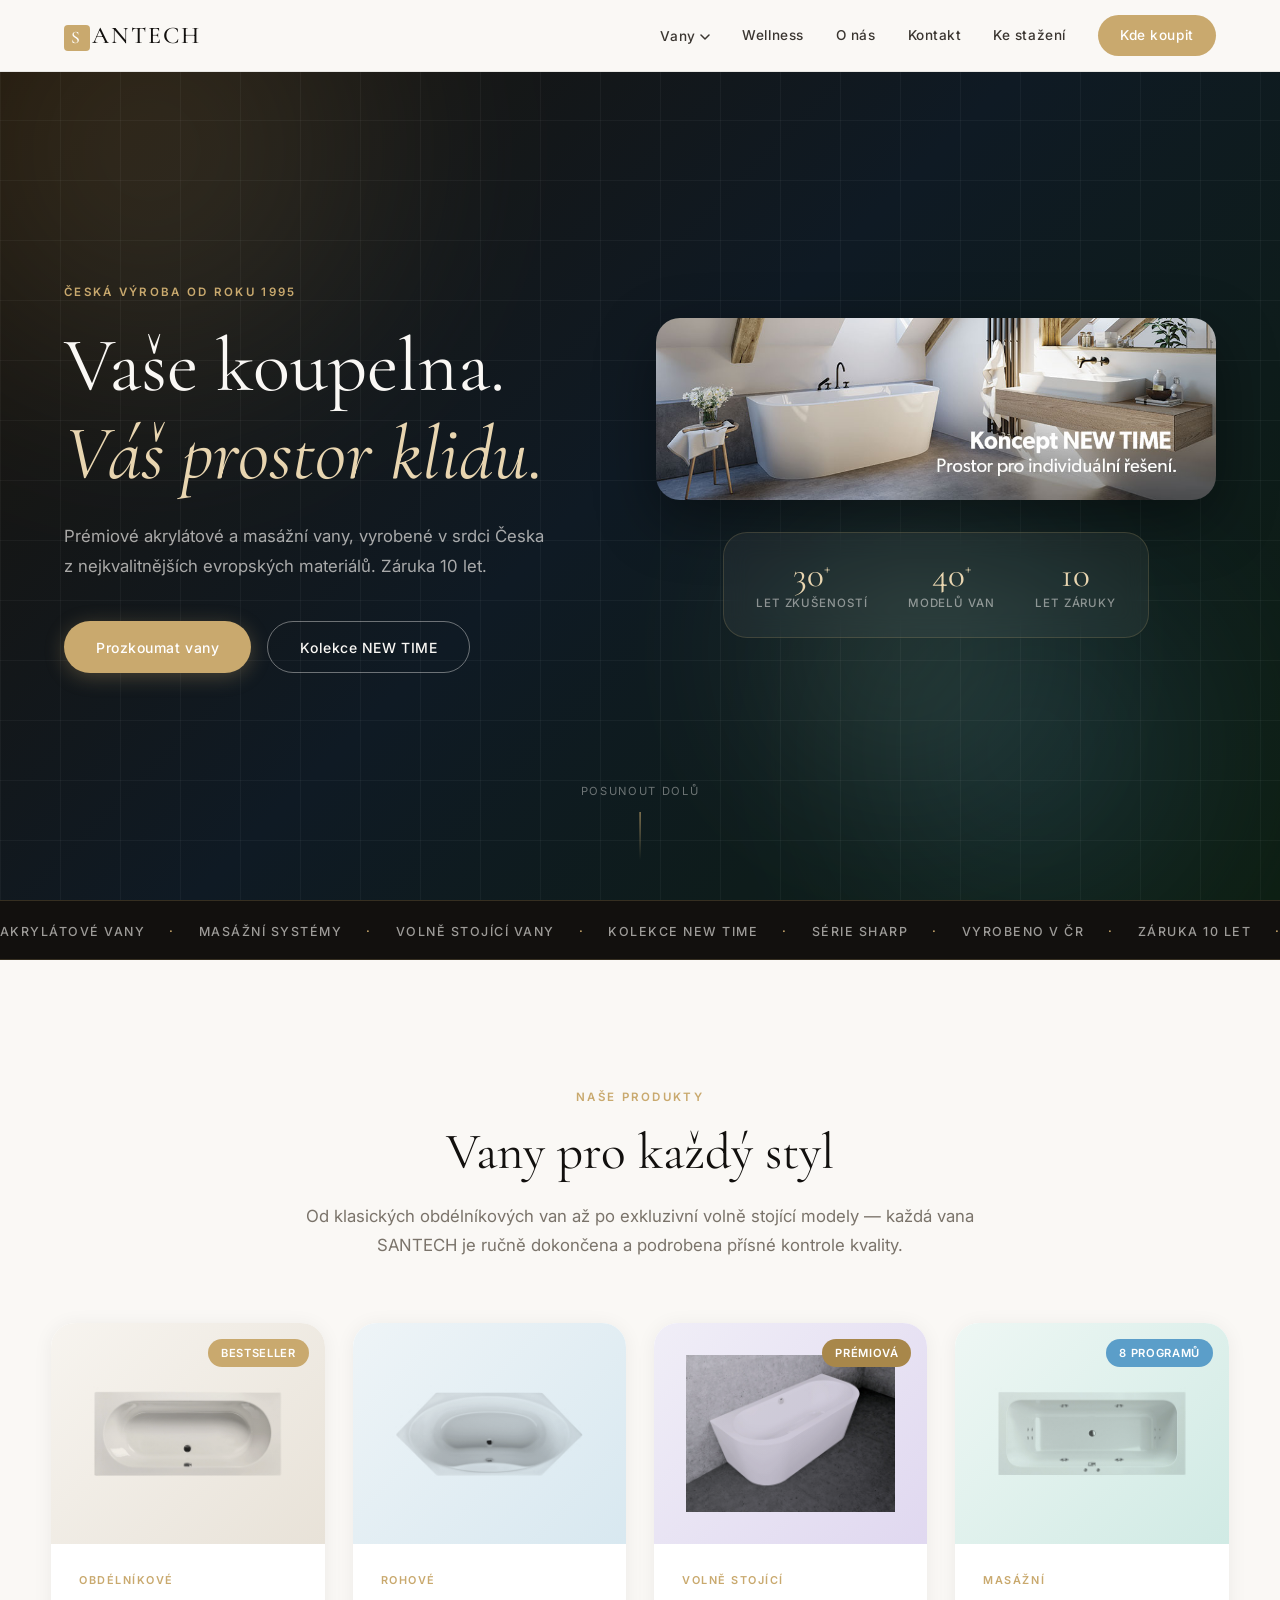
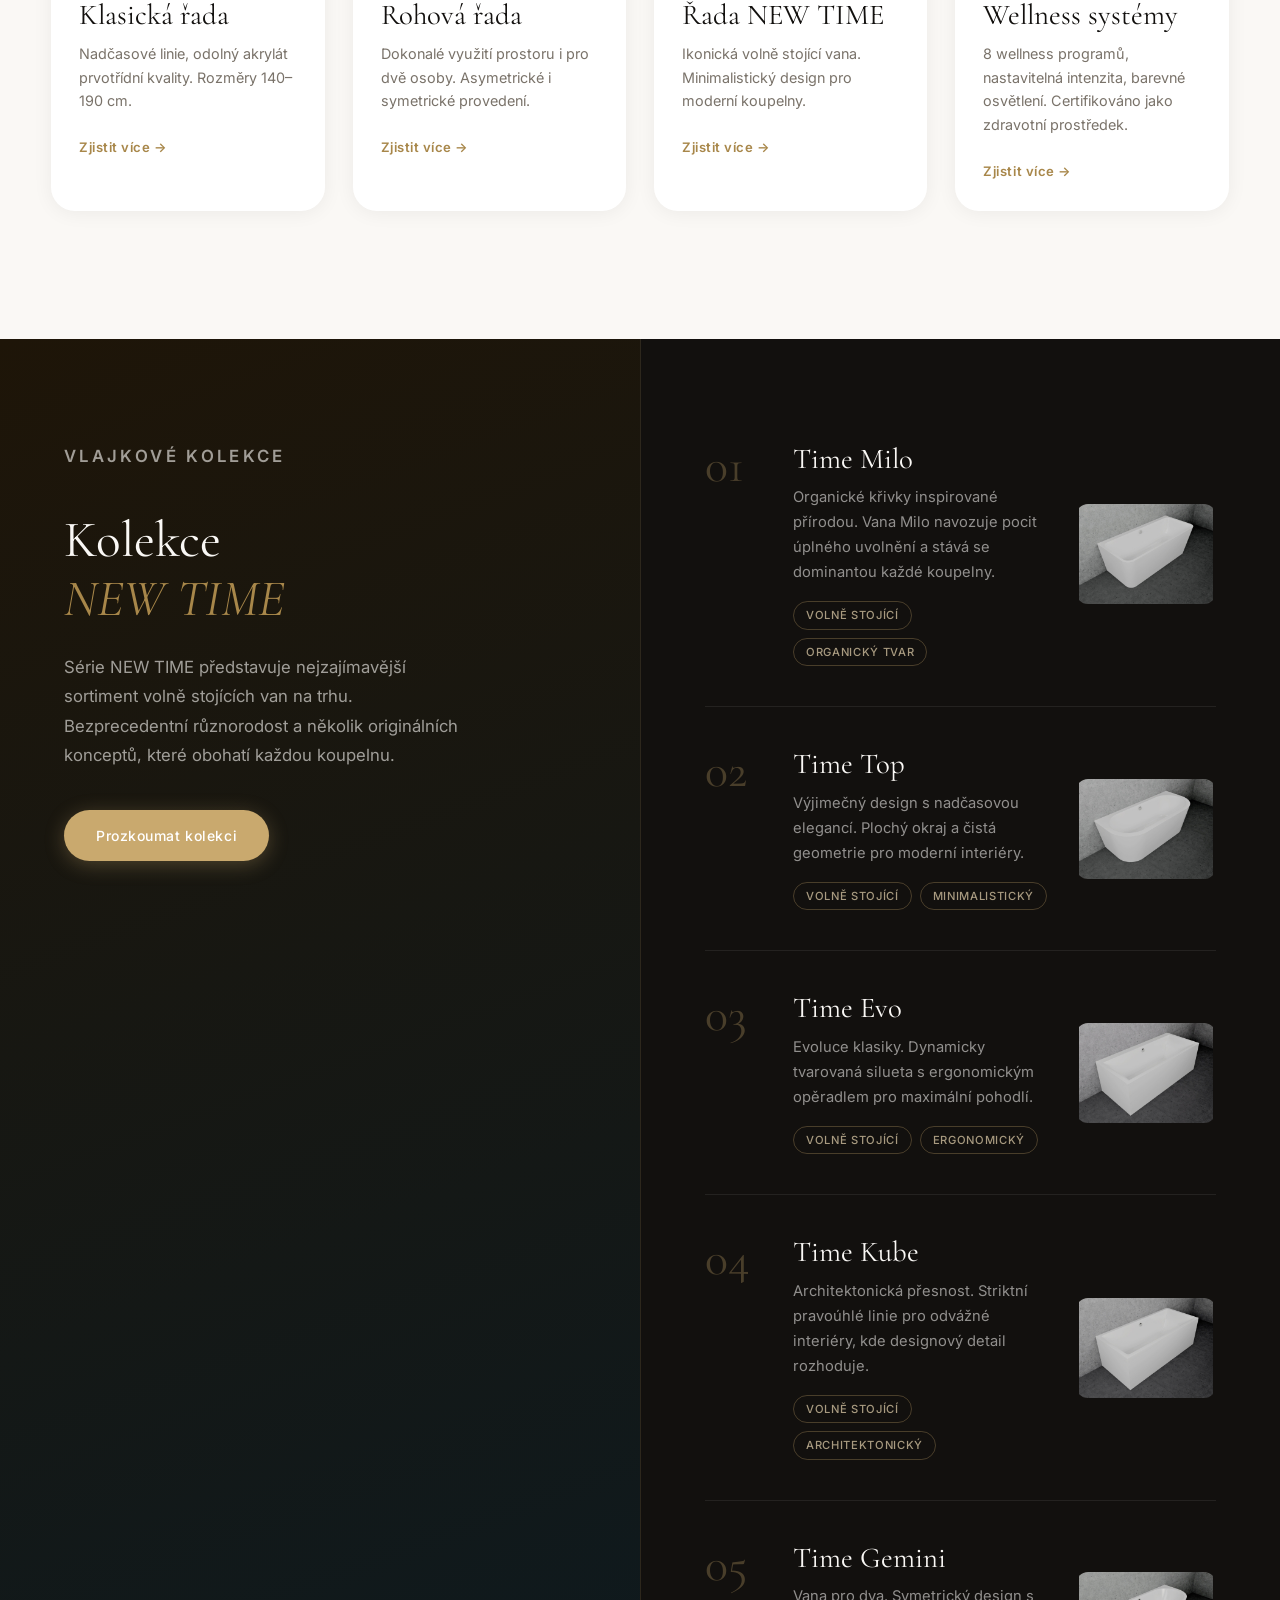
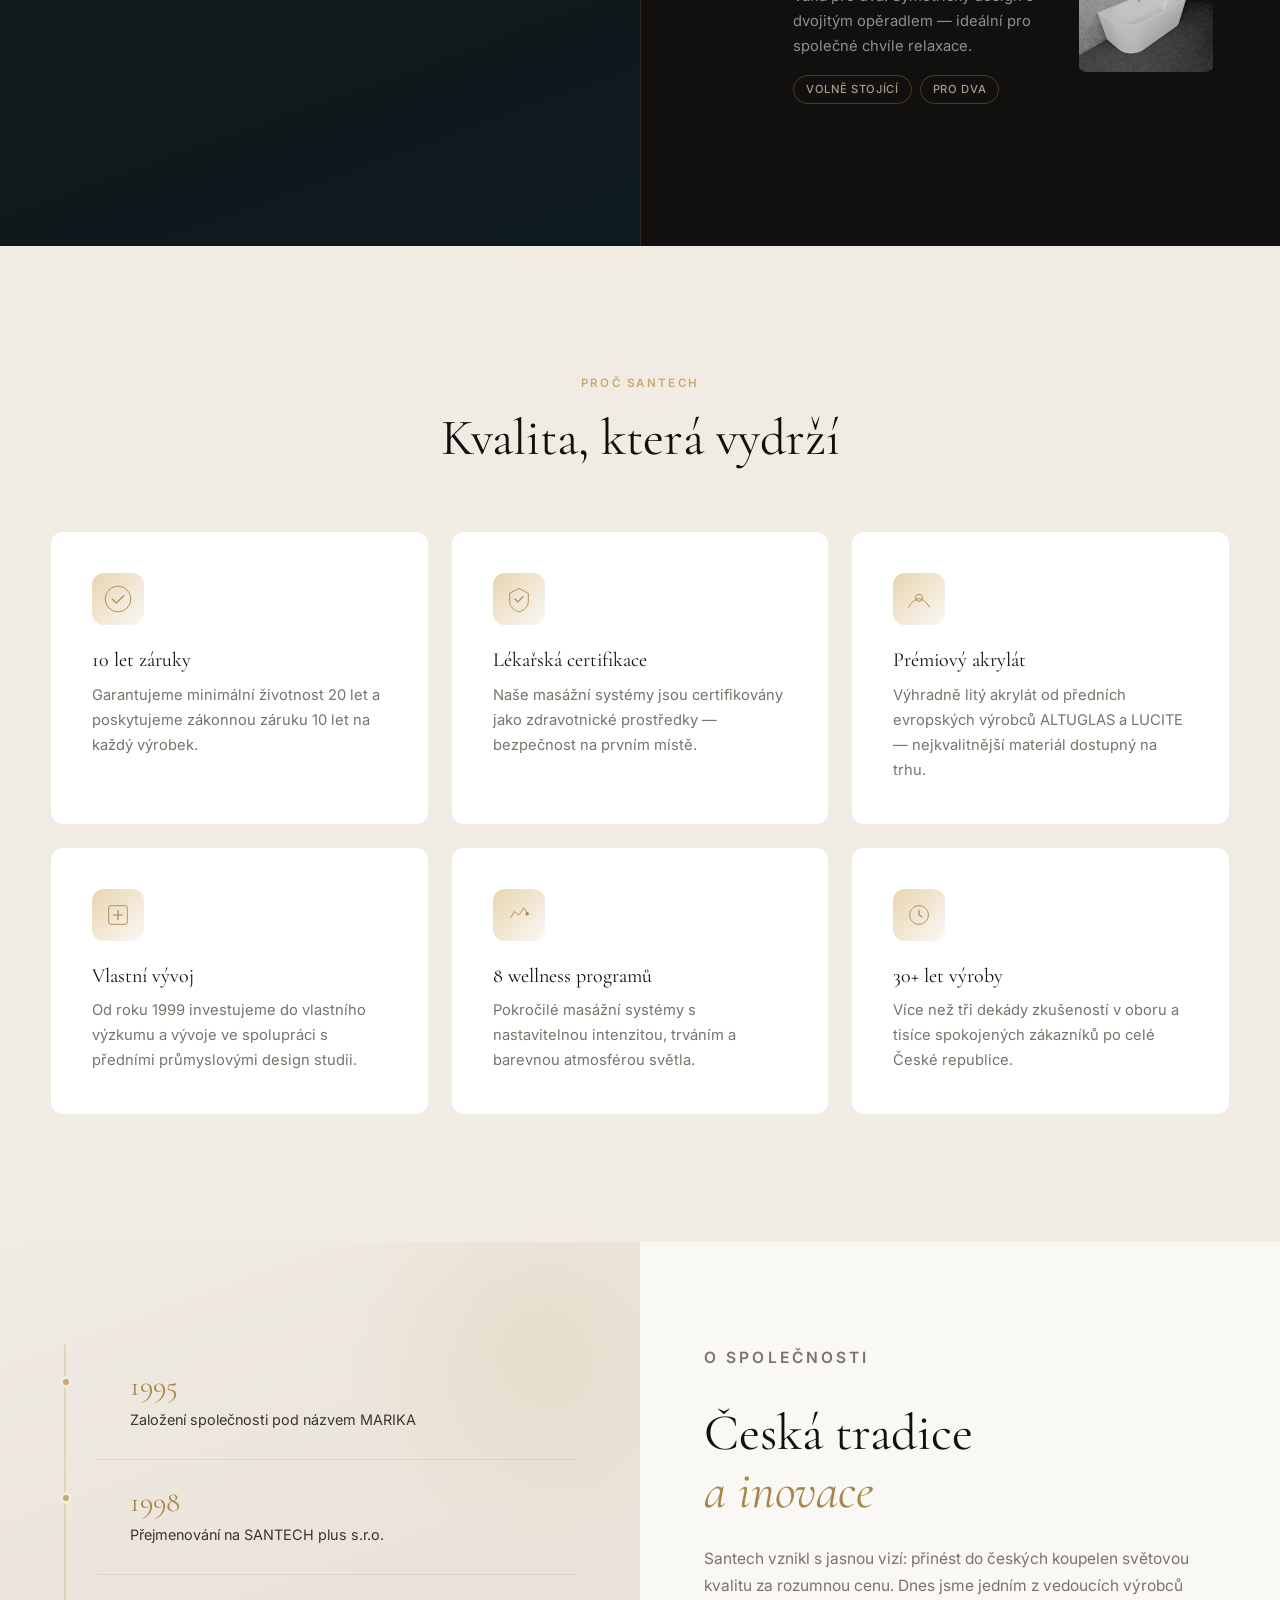
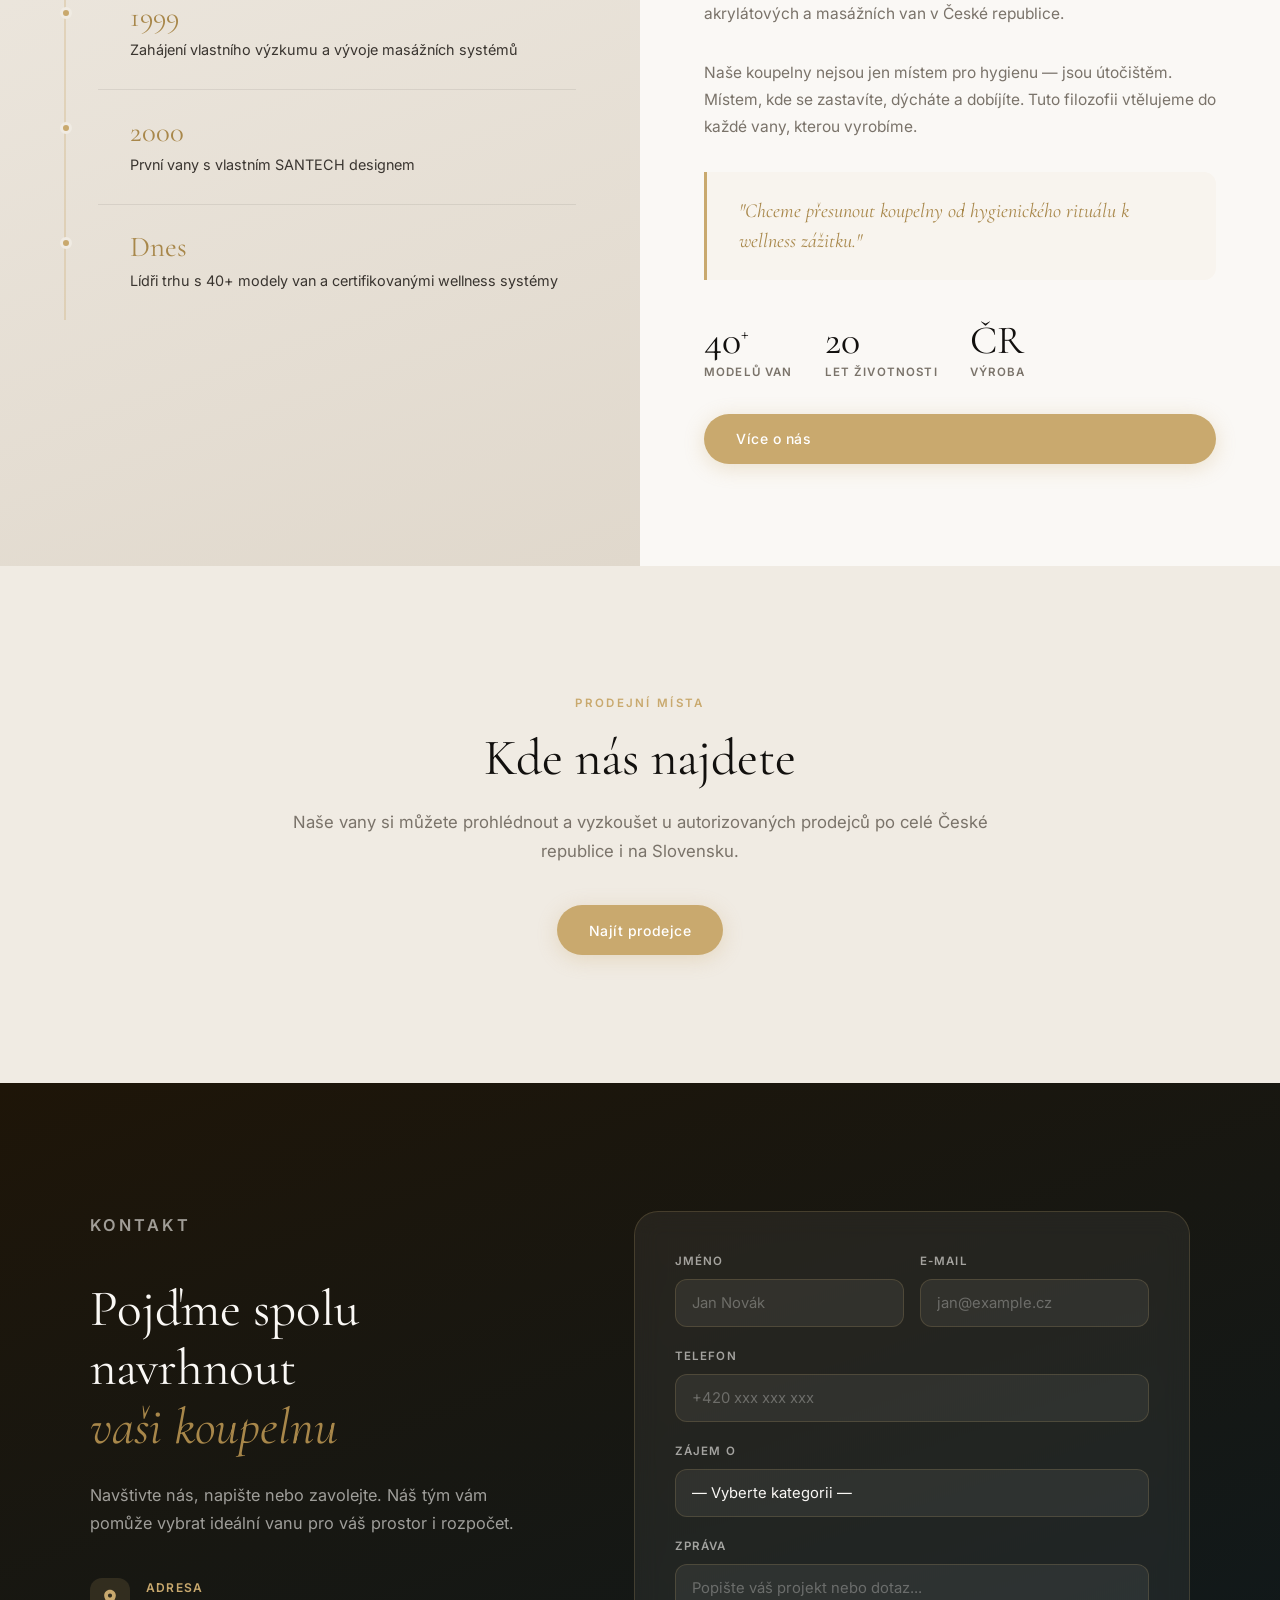
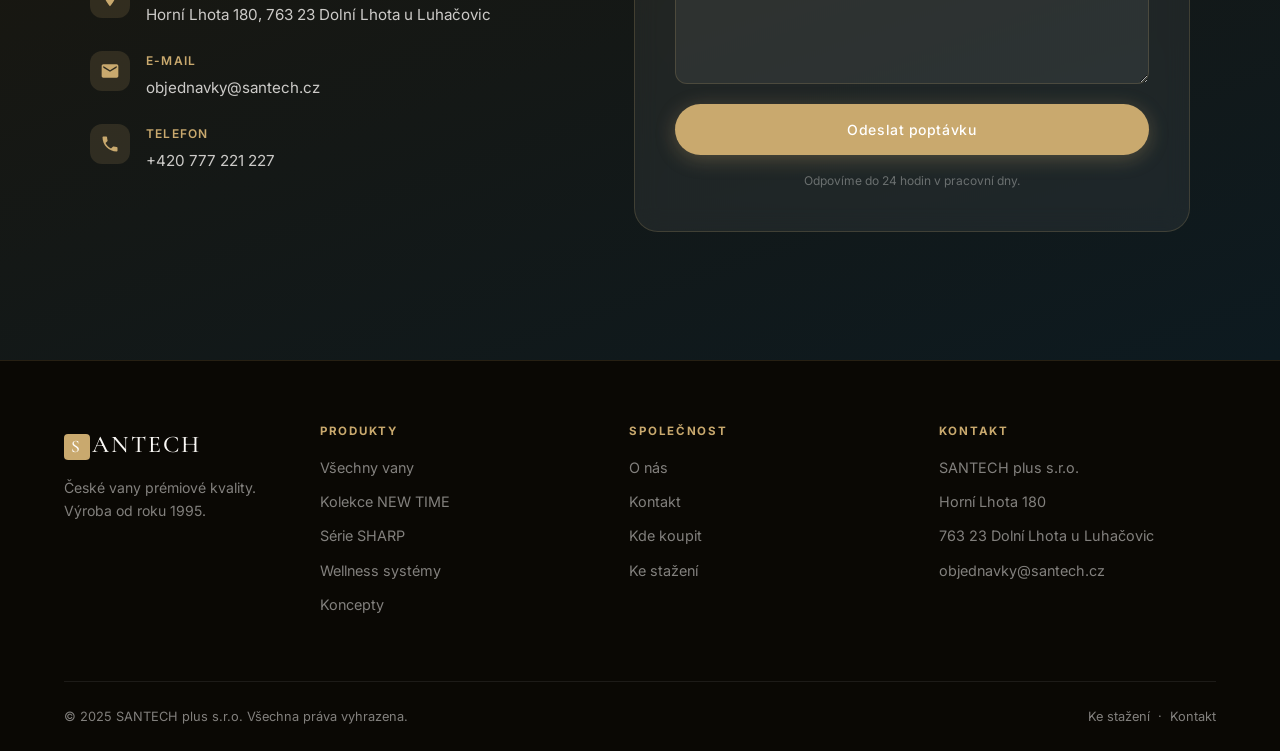
<file: index.html>
<!DOCTYPE html>
<html lang="cs">
<head>
  <meta charset="UTF-8" />
  <meta name="viewport" content="width=device-width, initial-scale=1.0" />
  <title>SANTECH — České vany prémiové kvality</title>
  <meta name="description" content="SANTECH plus s.r.o. — český výrobce prémiových akrylátových a masážních van. Více než 40 modelů, 10 let záruky, výroba od roku 1995." />
  <link rel="preconnect" href="https://fonts.googleapis.com" />
  <link rel="preconnect" href="https://fonts.gstatic.com" crossorigin />
  <link href="https://fonts.googleapis.com/css2?family=Cormorant+Garamond:ital,wght@0,300;0,400;0,500;0,600;1,300;1,400&family=Inter:wght@300;400;500;600&display=swap" rel="stylesheet" />
  <link rel="stylesheet" href="style.css" />
</head>
<body data-page="home">

  <div id="nav-container"></div>

  <!-- ── HERO ───────────────────────────────────────────── -->
  <section class="hero" id="hero">
    <div class="hero__bg">
      <div class="hero__blob hero__blob--1"></div>
      <div class="hero__blob hero__blob--2"></div>
      <div class="hero__blob hero__blob--3"></div>
      <div class="hero__grid"></div>
    </div>

    <div class="hero__content">
      <p class="hero__eyebrow fade-up">Česká výroba od roku 1995</p>
      <h1 class="hero__headline fade-up delay-1">
        Vaše koupelna.<br />
        <em>Váš prostor klidu.</em>
      </h1>
      <p class="hero__sub fade-up delay-2">
        Prémiové akrylátové a masážní vany, vyrobené v srdci Česka
        z nejkvalitnějších evropských materiálů. Záruka 10 let.
      </p>
      <div class="hero__actions fade-up delay-3">
        <a href="vany.html" class="btn btn--primary">Prozkoumat vany</a>
        <a href="kolekce-new-time.html" class="btn btn--ghost">Kolekce NEW TIME</a>
      </div>
    </div>

    <div class="hero__visual">
      <div class="hero__image-wrapper">
        <img src="data/images/banners/time_concept_banner.jpg" alt="SANTECH volně stojící vana v moderní koupelně" class="hero__image fade-up delay-2" />
      </div>
      <div class="bath-stats">
        <div class="bath-stat">
          <span class="bath-stat__num">30<sup>+</sup></span>
          <span class="bath-stat__label">let zkušeností</span>
        </div>
        <div class="bath-stat">
          <span class="bath-stat__num">40<sup>+</sup></span>
          <span class="bath-stat__label">modelů van</span>
        </div>
        <div class="bath-stat">
          <span class="bath-stat__num">10</span>
          <span class="bath-stat__label">let záruky</span>
        </div>
      </div>
    </div>

    <div class="hero__scroll">
      <span>Posunout dolů</span>
      <div class="scroll-line"></div>
    </div>
  </section>

  <!-- ── MARQUEE ─────────────────────────────────────────── -->
  <div class="marquee-band">
    <div class="marquee-track">
      <span>Akrylátové vany</span><span class="dot">·</span>
      <span>Masážní systémy</span><span class="dot">·</span>
      <span>Volně stojící vany</span><span class="dot">·</span>
      <span>Kolekce NEW TIME</span><span class="dot">·</span>
      <span>Série SHARP</span><span class="dot">·</span>
      <span>Vyrobeno v ČR</span><span class="dot">·</span>
      <span>Záruka 10 let</span><span class="dot">·</span>
      <span>Akrylátové vany</span><span class="dot">·</span>
      <span>Masážní systémy</span><span class="dot">·</span>
      <span>Volně stojící vany</span><span class="dot">·</span>
      <span>Kolekce NEW TIME</span><span class="dot">·</span>
      <span>Série SHARP</span><span class="dot">·</span>
      <span>Vyrobeno v ČR</span><span class="dot">·</span>
      <span>Záruka 10 let</span><span class="dot">·</span>
    </div>
  </div>

  <!-- ── PRODUCTS ────────────────────────────────────────── -->
  <section class="products" id="products">
    <div class="container">
      <div class="section-header">
        <p class="eyebrow">Naše produkty</p>
        <h2>Vany pro každý styl</h2>
        <p class="section-sub">Od klasických obdélníkových van až po exkluzivní volně stojící modely — každá vana SANTECH je ručně dokončena a podrobena přísné kontrole kvality.</p>
      </div>

      <div class="products__grid">
        <a href="vany.html" class="product-card reveal">
          <div class="product-card__visual product-card__visual--rect">
            <img src="data/images/products/time.jpg" alt="Klasická obdélníková vana SANTECH TIME" loading="lazy" />
            <div class="product-card__badge">Bestseller</div>
          </div>
          <div class="product-card__body">
            <span class="product-card__cat">Obdélníkové</span>
            <h3>Klasická řada</h3>
            <p>Nadčasové linie, odolný akrylát prvotřídní kvality. Rozměry 140–190 cm.</p>
            <span class="product-card__link">Zjistit více →</span>
          </div>
        </a>

        <a href="vany.html" class="product-card reveal delay-1">
          <div class="product-card__visual product-card__visual--corner">
            <img src="data/images/products/atol.jpg" alt="Rohová vana SANTECH ATOL" loading="lazy" />
          </div>
          <div class="product-card__body">
            <span class="product-card__cat">Rohové</span>
            <h3>Rohová řada</h3>
            <p>Dokonalé využití prostoru i pro dvě osoby. Asymetrické i symetrické provedení.</p>
            <span class="product-card__link">Zjistit více →</span>
          </div>
        </a>

        <a href="kolekce-new-time.html" class="product-card reveal delay-2">
          <div class="product-card__visual product-card__visual--freestand">
            <img src="data/images/new-time/time_top_d.jpg" alt="Volně stojící vana SANTECH TIME TOP" loading="lazy" />
            <div class="product-card__badge product-card__badge--gold">Prémiová</div>
          </div>
          <div class="product-card__body">
            <span class="product-card__cat">Volně stojící</span>
            <h3>Řada NEW TIME</h3>
            <p>Ikonická volně stojící vana. Minimalistický design pro moderní koupelny.</p>
            <span class="product-card__link">Zjistit více →</span>
          </div>
        </a>

        <a href="wellness.html" class="product-card reveal delay-3">
          <div class="product-card__visual product-card__visual--massage">
            <img src="data/images/body200/milo_body200.jpg" alt="Masážní vana SANTECH MILO BODY 200" loading="lazy" />
            <div class="product-card__badge product-card__badge--blue">8 programů</div>
          </div>
          <div class="product-card__body">
            <span class="product-card__cat">Masážní</span>
            <h3>Wellness systémy</h3>
            <p>8 wellness programů, nastavitelná intenzita, barevné osvětlení. Certifikováno jako zdravotní prostředek.</p>
            <span class="product-card__link">Zjistit více →</span>
          </div>
        </a>
      </div>
    </div>
  </section>

  <!-- ── COLLECTIONS ─────────────────────────────────────── -->
  <section class="collections" id="collections">
    <div class="collections__left">
      <div class="collections__sticky">
        <p class="eyebrow eyebrow--light">Vlajkové kolekce</p>
        <h2>Kolekce<br/><em>NEW TIME</em></h2>
        <p>Série NEW TIME představuje nejzajímavější sortiment volně stojících van na trhu. Bezprecedentní různorodost a několik originálních konceptů, které obohatí každou koupelnu.</p>
        <a href="kolekce-new-time.html" class="btn btn--primary">Prozkoumat kolekci</a>
      </div>
    </div>
    <div class="collections__right">
      <div class="collection-item reveal">
        <div class="collection-item__num">01</div>
        <div class="collection-item__body">
          <div class="collection-item__row">
            <div class="collection-item__text">
              <h3>Time Milo</h3>
              <p>Organické křivky inspirované přírodou. Vana Milo navozuje pocit úplného uvolnění a stává se dominantou každé koupelny.</p>
              <div class="collection-tags">
                <span>Volně stojící</span><span>Organický tvar</span>
              </div>
            </div>
            <img src="data/images/new-time/time_milo_d.jpg" alt="Time Milo" class="collection-item__img" loading="lazy" />
          </div>
        </div>
      </div>
      <div class="collection-item reveal delay-1">
        <div class="collection-item__num">02</div>
        <div class="collection-item__body">
          <div class="collection-item__row">
            <div class="collection-item__text">
              <h3>Time Top</h3>
              <p>Výjimečný design s nadčasovou elegancí. Plochý okraj a čistá geometrie pro moderní interiéry.</p>
              <div class="collection-tags">
                <span>Volně stojící</span><span>Minimalistický</span>
              </div>
            </div>
            <img src="data/images/new-time/time_top_d.jpg" alt="Time Top" class="collection-item__img" loading="lazy" />
          </div>
        </div>
      </div>
      <div class="collection-item reveal delay-2">
        <div class="collection-item__num">03</div>
        <div class="collection-item__body">
          <div class="collection-item__row">
            <div class="collection-item__text">
              <h3>Time Evo</h3>
              <p>Evoluce klasiky. Dynamicky tvarovaná silueta s ergonomickým opěradlem pro maximální pohodlí.</p>
              <div class="collection-tags">
                <span>Volně stojící</span><span>Ergonomický</span>
              </div>
            </div>
            <img src="data/images/new-time/time_evo_h.jpg" alt="Time Evo" class="collection-item__img" loading="lazy" />
          </div>
        </div>
      </div>
      <div class="collection-item reveal delay-3">
        <div class="collection-item__num">04</div>
        <div class="collection-item__body">
          <div class="collection-item__row">
            <div class="collection-item__text">
              <h3>Time Kube</h3>
              <p>Architektonická přesnost. Striktní pravoúhlé linie pro odvážné interiéry, kde designový detail rozhoduje.</p>
              <div class="collection-tags">
                <span>Volně stojící</span><span>Architektonický</span>
              </div>
            </div>
            <img src="data/images/new-time/time_kube_h.jpg" alt="Time Kube" class="collection-item__img" loading="lazy" />
          </div>
        </div>
      </div>
      <div class="collection-item reveal delay-4">
        <div class="collection-item__num">05</div>
        <div class="collection-item__body">
          <div class="collection-item__row">
            <div class="collection-item__text">
              <h3>Time Gemini</h3>
              <p>Vana pro dva. Symetrický design s dvojitým opěradlem — ideální pro společné chvíle relaxace.</p>
              <div class="collection-tags">
                <span>Volně stojící</span><span>Pro dva</span>
              </div>
            </div>
            <img src="data/images/new-time/time_gemini_d.jpg" alt="Time Gemini" class="collection-item__img" loading="lazy" />
          </div>
        </div>
      </div>
    </div>
  </section>

  <!-- ── QUALITY ─────────────────────────────────────────── -->
  <section class="quality" id="quality">
    <div class="container">
      <div class="section-header">
        <p class="eyebrow">Proč SANTECH</p>
        <h2>Kvalita, která vydrží</h2>
      </div>
      <div class="quality__grid">
        <div class="quality-card reveal">
          <div class="quality-card__icon">
            <svg viewBox="0 0 48 48" fill="none"><circle cx="24" cy="24" r="22" stroke="currentColor" stroke-width="1.5"/><path d="M14 24l7 7 13-13" stroke="currentColor" stroke-width="2" stroke-linecap="round" stroke-linejoin="round"/></svg>
          </div>
          <h3>10 let záruky</h3>
          <p>Garantujeme minimální životnost 20 let a poskytujeme zákonnou záruku 10 let na každý výrobek.</p>
        </div>
        <div class="quality-card reveal delay-1">
          <div class="quality-card__icon">
            <svg viewBox="0 0 48 48" fill="none"><path d="M24 6L8 14v14c0 9 7.5 16 16 18 8.5-2 16-9 16-18V14L24 6z" stroke="currentColor" stroke-width="1.5" stroke-linejoin="round"/><path d="M17 24l5 5 9-9" stroke="currentColor" stroke-width="2" stroke-linecap="round" stroke-linejoin="round"/></svg>
          </div>
          <h3>Lékařská certifikace</h3>
          <p>Naše masážní systémy jsou certifikovány jako zdravotnické prostředky — bezpečnost na prvním místě.</p>
        </div>
        <div class="quality-card reveal delay-2">
          <div class="quality-card__icon">
            <svg viewBox="0 0 48 48" fill="none"><path d="M6 38 Q24 8 42 38" stroke="currentColor" stroke-width="1.5" stroke-linecap="round"/><circle cx="24" cy="22" r="6" stroke="currentColor" stroke-width="1.5"/></svg>
          </div>
          <h3>Prémiový akrylát</h3>
          <p>Výhradně litý akrylát od předních evropských výrobců ALTUGLAS a LUCITE — nejkvalitnější materiál dostupný na trhu.</p>
        </div>
        <div class="quality-card reveal delay-3">
          <div class="quality-card__icon">
            <svg viewBox="0 0 48 48" fill="none"><rect x="8" y="8" width="32" height="32" rx="4" stroke="currentColor" stroke-width="1.5"/><path d="M16 24h16M24 16v16" stroke="currentColor" stroke-width="2" stroke-linecap="round"/></svg>
          </div>
          <h3>Vlastní vývoj</h3>
          <p>Od roku 1999 investujeme do vlastního výzkumu a vývoje ve spolupráci s předními průmyslovými design studii.</p>
        </div>
        <div class="quality-card reveal delay-4">
          <div class="quality-card__icon">
            <svg viewBox="0 0 48 48" fill="none"><path d="M10 28l6-10 8 6 8-12 6 8" stroke="currentColor" stroke-width="1.5" stroke-linecap="round" stroke-linejoin="round"/><circle cx="38" cy="22" r="3" fill="currentColor"/></svg>
          </div>
          <h3>8 wellness programů</h3>
          <p>Pokročilé masážní systémy s nastavitelnou intenzitou, trváním a barevnou atmosférou světla.</p>
        </div>
        <div class="quality-card reveal delay-5">
          <div class="quality-card__icon">
            <svg viewBox="0 0 48 48" fill="none"><path d="M24 8C15.2 8 8 15.2 8 24s7.2 16 16 16 16-7.2 16-16S32.8 8 24 8z" stroke="currentColor" stroke-width="1.5"/><path d="M24 16v8l5 3" stroke="currentColor" stroke-width="2" stroke-linecap="round"/></svg>
          </div>
          <h3>30+ let výroby</h3>
          <p>Více než tři dekády zkušeností v oboru a tisíce spokojených zákazníků po celé České republice.</p>
        </div>
      </div>
    </div>
  </section>

  <!-- ── ABOUT ───────────────────────────────────────────── -->
  <section class="about" id="about">
    <div class="about__visual">
      <div class="about__bg-shape"></div>
      <div class="about__timeline">
        <div class="timeline-item reveal">
          <div class="timeline-year">1995</div>
          <div class="timeline-text">Založení společnosti pod názvem MARIKA</div>
        </div>
        <div class="timeline-item reveal delay-1">
          <div class="timeline-year">1998</div>
          <div class="timeline-text">Přejmenování na SANTECH plus s.r.o.</div>
        </div>
        <div class="timeline-item reveal delay-2">
          <div class="timeline-year">1999</div>
          <div class="timeline-text">Zahájení vlastního výzkumu a vývoje masážních systémů</div>
        </div>
        <div class="timeline-item reveal delay-3">
          <div class="timeline-year">2000</div>
          <div class="timeline-text">První vany s vlastním SANTECH designem</div>
        </div>
        <div class="timeline-item reveal delay-4">
          <div class="timeline-year">Dnes</div>
          <div class="timeline-text">Lídři trhu s 40+ modely van a certifikovanými wellness systémy</div>
        </div>
      </div>
    </div>
    <div class="about__content">
      <p class="eyebrow">O společnosti</p>
      <h2>Česká tradice<br/><em>a inovace</em></h2>
      <p class="about__lead">
        Santech vznikl s jasnou vizí: přinést do českých koupelen světovou kvalitu za rozumnou cenu. Dnes jsme jedním z vedoucích výrobců akrylátových a masážních van v České republice.
      </p>
      <p>
        Naše koupelny nejsou jen místem pro hygienu — jsou útočištěm. Místem, kde se zastavíte, dýcháte a dobíjíte. Tuto filozofii vtělujeme do každé vany, kterou vyrobíme.
      </p>
      <blockquote class="about__quote">
        "Chceme přesunout koupelny od hygienického rituálu k wellness zážitku."
      </blockquote>
      <div class="about__numbers">
        <div class="about-num">
          <span class="about-num__val">40<sup>+</sup></span>
          <span class="about-num__label">modelů van</span>
        </div>
        <div class="about-num">
          <span class="about-num__val">20</span>
          <span class="about-num__label">let životnosti</span>
        </div>
        <div class="about-num">
          <span class="about-num__val">ČR</span>
          <span class="about-num__label">výroba</span>
        </div>
      </div>
      <a href="o-nas.html" class="btn btn--primary" style="margin-top:2rem">Více o nás</a>
    </div>
  </section>

  <!-- ── DEALERS CTA ─────────────────────────────────────── -->
  <section class="section--cream-dark">
    <div class="container" style="text-align:center; max-width:700px;">
      <p class="eyebrow">Prodejní místa</p>
      <h2>Kde nás najdete</h2>
      <p class="section-sub" style="margin-bottom:2.5rem;">Naše vany si můžete prohlédnout a vyzkoušet u autorizovaných prodejců po celé České republice i na Slovensku.</p>
      <a href="prodejci.html" class="btn btn--primary">Najít prodejce</a>
    </div>
  </section>

  <!-- ── CONTACT ─────────────────────────────────────────── -->
  <section class="contact" id="contact">
    <div class="contact__inner">
      <div class="contact__info">
        <p class="eyebrow eyebrow--light">Kontakt</p>
        <h2>Pojďme spolu navrhnout<br/><em>vaši koupelnu</em></h2>
        <p>Navštivte nás, napište nebo zavolejte. Náš tým vám pomůže vybrat ideální vanu pro váš prostor i rozpočet.</p>
        <div class="contact-details">
          <div class="contact-detail">
            <div class="contact-detail__icon">
              <svg viewBox="0 0 24 24" fill="none"><path d="M12 2C8.13 2 5 5.13 5 9c0 5.25 7 13 7 13s7-7.75 7-13c0-3.87-3.13-7-7-7zm0 9.5c-1.38 0-2.5-1.12-2.5-2.5s1.12-2.5 2.5-2.5 2.5 1.12 2.5 2.5-1.12 2.5-2.5 2.5z" fill="currentColor"/></svg>
            </div>
            <div>
              <strong>Adresa</strong>
              <span>Horní Lhota 180, 763 23 Dolní Lhota u Luhačovic</span>
            </div>
          </div>
          <div class="contact-detail">
            <div class="contact-detail__icon">
              <svg viewBox="0 0 24 24" fill="none"><path d="M20 4H4c-1.1 0-2 .9-2 2v12c0 1.1.9 2 2 2h16c1.1 0 2-.9 2-2V6c0-1.1-.9-2-2-2zm0 4l-8 5-8-5V6l8 5 8-5v2z" fill="currentColor"/></svg>
            </div>
            <div>
              <strong>E-mail</strong>
              <span>objednavky@santech.cz</span>
            </div>
          </div>
          <div class="contact-detail">
            <div class="contact-detail__icon">
              <svg viewBox="0 0 24 24" fill="none"><path d="M6.62 10.79c1.44 2.83 3.76 5.14 6.59 6.59l2.2-2.2c.27-.27.67-.36 1.02-.24 1.12.37 2.33.57 3.57.57.55 0 1 .45 1 1V20c0 .55-.45 1-1 1-9.39 0-17-7.61-17-17 0-.55.45-1 1-1h3.5c.55 0 1 .45 1 1 0 1.25.2 2.45.57 3.57.11.35.03.74-.25 1.02l-2.2 2.2z" fill="currentColor"/></svg>
            </div>
            <div>
              <strong>Telefon</strong>
              <span>+420 777 221 227</span>
            </div>
          </div>
        </div>
      </div>

      <form class="contact__form" id="contactForm">
        <div class="form-row">
          <div class="form-group">
            <label for="name">Jméno</label>
            <input type="text" id="name" name="name" placeholder="Jan Novák" required />
          </div>
          <div class="form-group">
            <label for="email">E-mail</label>
            <input type="email" id="email" name="email" placeholder="jan@example.cz" required />
          </div>
        </div>
        <div class="form-group">
          <label for="phone">Telefon</label>
          <input type="tel" id="phone" name="phone" placeholder="+420 xxx xxx xxx" />
        </div>
        <div class="form-group">
          <label for="interest">Zájem o</label>
          <select id="interest" name="interest">
            <option value="">— Vyberte kategorii —</option>
            <option>Akrylátové vany</option>
            <option>Masážní vany</option>
            <option>Volně stojící vany – NEW TIME</option>
            <option>Série SHARP</option>
            <option>Rohové vany</option>
            <option>Nízké vany ONE</option>
            <option>Příslušenství</option>
          </select>
        </div>
        <div class="form-group">
          <label for="message">Zpráva</label>
          <textarea id="message" name="message" rows="4" placeholder="Popište váš projekt nebo dotaz..."></textarea>
        </div>
        <button type="submit" class="btn btn--primary btn--full">Odeslat poptávku</button>
        <p class="form-note">Odpovíme do 24 hodin v pracovní dny.</p>
      </form>
    </div>
  </section>

  <div id="footer-container"></div>

  <script src="components.js"></script>
  <script src="main.js"></script>
</body>
</html>
</file>
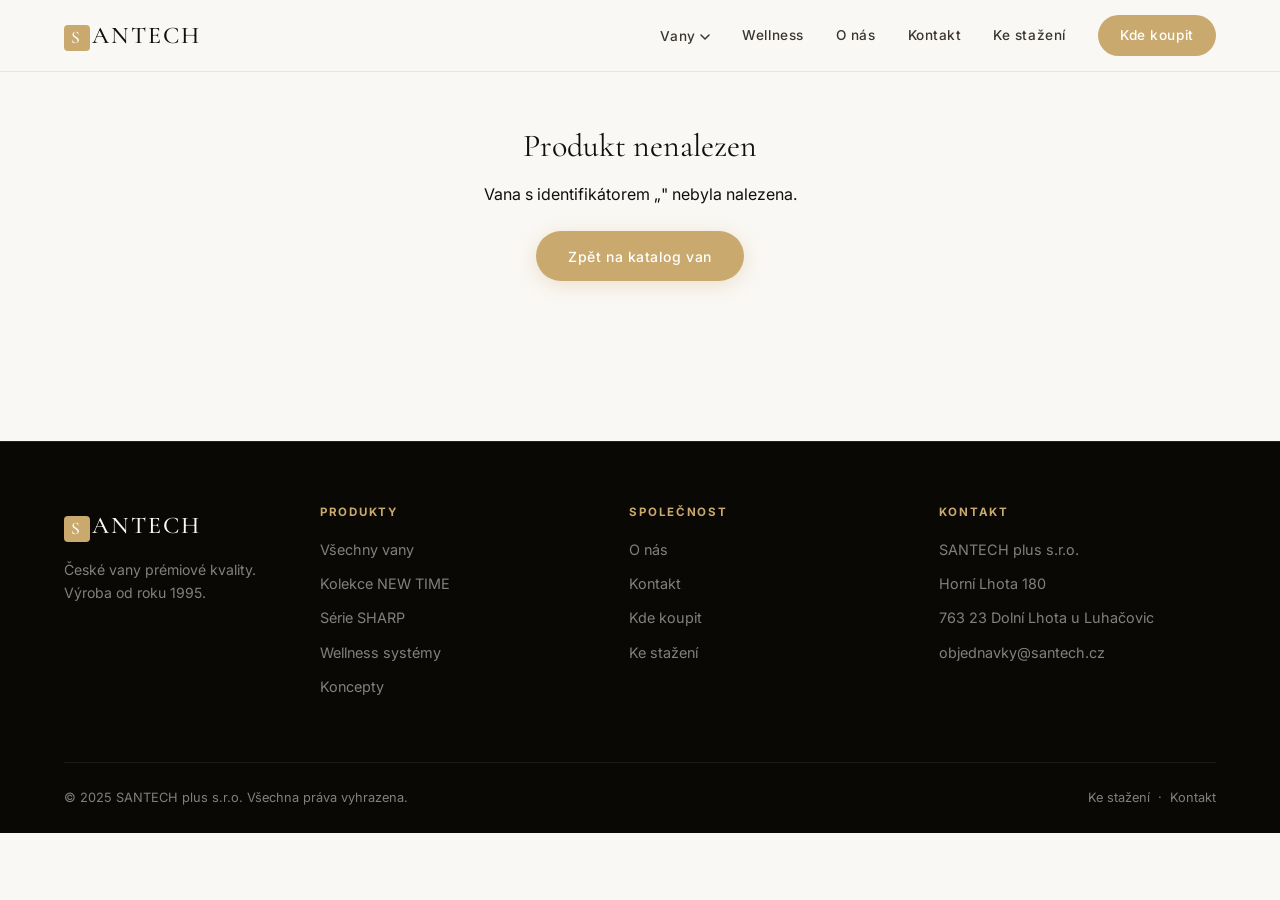
<file: vana/index.html>
<!DOCTYPE html>
<html lang="cs">
<head>
  <meta charset="UTF-8" />
  <meta name="viewport" content="width=device-width, initial-scale=1.0" />
  <title id="page-title">Vana — SANTECH</title>
  <meta name="description" id="page-desc" content="Detail akrylátové vany SANTECH — rozměry, varianty, ceny." />
  <link rel="preconnect" href="https://fonts.googleapis.com" />
  <link rel="preconnect" href="https://fonts.gstatic.com" crossorigin />
  <link href="https://fonts.googleapis.com/css2?family=Cormorant+Garamond:ital,wght@0,300;0,400;0,500;0,600;1,300;1,400&family=Inter:wght@300;400;500;600&display=swap" rel="stylesheet" />
  <link rel="stylesheet" href="../style.css" />
  <style>
    .product-detail {
      display: grid;
      grid-template-columns: 1fr 1fr;
      gap: 4rem;
      align-items: start;
      padding: 4rem 0;
    }
    @media (max-width: 860px) {
      .product-detail { grid-template-columns: 1fr; gap: 2rem; }
    }
    .product-detail__img {
      background: linear-gradient(135deg, #f7f4ef, #eee9e0);
      border-radius: var(--r-lg);
      padding: 2.5rem;
      position: sticky;
      top: calc(var(--nav-h) + 2rem);
    }
    .product-detail__img img {
      width: 100%;
      object-fit: contain;
      mix-blend-mode: multiply;
      max-height: 420px;
    }
    .product-detail__cat {
      font-size: 0.72rem;
      font-weight: 600;
      letter-spacing: 0.1em;
      text-transform: uppercase;
      color: var(--gold);
      margin-bottom: 0.5rem;
    }
    .product-detail__name {
      font-family: var(--font-serif);
      font-size: clamp(2.2rem, 5vw, 3.2rem);
      font-weight: 400;
      line-height: 1.15;
      margin-bottom: 1.5rem;
    }
    .product-detail__desc {
      color: var(--ink-muted);
      font-size: 0.97rem;
      line-height: 1.8;
      margin-bottom: 2rem;
      border-left: 3px solid var(--gold-light);
      padding-left: 1.2rem;
    }
    .product-detail__variants h4 {
      font-size: 0.72rem;
      font-weight: 600;
      letter-spacing: 0.1em;
      text-transform: uppercase;
      color: var(--ink-muted);
      margin-bottom: 1rem;
    }
    .variant-table {
      width: 100%;
      border-collapse: collapse;
      margin-bottom: 2rem;
    }
    .variant-table th {
      text-align: left;
      font-size: 0.72rem;
      font-weight: 600;
      letter-spacing: 0.08em;
      text-transform: uppercase;
      color: var(--ink-muted);
      padding: 0.5rem 0.75rem;
      border-bottom: 1px solid var(--cream-dark);
    }
    .variant-table td {
      padding: 0.75rem;
      font-size: 0.9rem;
      border-bottom: 1px solid color-mix(in srgb, var(--ink) 6%, transparent);
      vertical-align: middle;
    }
    .variant-table tr:last-child td { border-bottom: none; }
    .variant-table tr:hover td { background: var(--cream); }
    .variant-table .td-price {
      font-family: var(--font-serif);
      font-size: 1.05rem;
      color: var(--ink);
      font-weight: 500;
      white-space: nowrap;
    }
    .variant-table .td-code {
      font-size: 0.78rem;
      color: var(--ink-muted);
      font-family: monospace;
    }
    .product-features {
      display: flex;
      flex-wrap: wrap;
      gap: 0.5rem;
      margin-bottom: 2rem;
    }
    .product-features span {
      padding: 0.3rem 0.85rem;
      background: var(--cream);
      border: 1px solid var(--cream-dark);
      border-radius: 100px;
      font-size: 0.75rem;
      font-weight: 500;
      color: var(--ink-soft);
    }
    .product-meta-row {
      display: flex;
      gap: 2rem;
      margin-bottom: 2rem;
      flex-wrap: wrap;
    }
    .product-meta-item {
      display: flex;
      flex-direction: column;
      gap: 0.2rem;
    }
    .product-meta-item__label {
      font-size: 0.7rem;
      font-weight: 600;
      letter-spacing: 0.08em;
      text-transform: uppercase;
      color: var(--ink-muted);
    }
    .product-meta-item__value {
      font-size: 0.95rem;
      color: var(--ink);
      font-weight: 500;
    }
    .product-price-from {
      font-family: var(--font-serif);
      font-size: 1.8rem;
      color: var(--ink);
      margin-bottom: 0.25rem;
    }
    .product-detail__actions {
      display: flex;
      gap: 1rem;
      flex-wrap: wrap;
    }
    .not-found {
      text-align: center;
      padding: 6rem 2rem;
    }
    .not-found h1 { font-size: 2rem; margin-bottom: 1rem; }
  </style>
</head>
<body data-page="vana-detail">

  <div id="nav-container"></div>

  <!-- Breadcrumb & header injected by JS -->
  <div id="product-header"></div>

  <section class="section--cream" style="padding-top: 2rem; padding-bottom: 4rem;">
    <div class="container">
      <div id="product-content">
        <div class="not-found">
          <p style="color:var(--ink-muted);">Načítání…</p>
        </div>
      </div>
    </div>
  </section>

  <!-- Related / back CTA -->
  <section class="section--dark" id="cta-section" style="display:none;">
    <div class="container" style="text-align:center; max-width:700px;">
      <p class="eyebrow eyebrow--light">Máte zájem?</p>
      <h2>Kontaktujte nás nebo navštivte prodejce</h2>
      <p style="margin-bottom:2.5rem; color:rgba(255,255,255,.7);">Rádi vám poradíme s výběrem a instalací. Naše vany si můžete prohlédnout u více než 150 vystavených vzorků u autorizovaných prodejců.</p>
      <div style="display:flex; gap:1rem; justify-content:center; flex-wrap:wrap;">
        <a href="../kontakt.html" class="btn btn--primary">Kontaktovat nás</a>
        <a href="../prodejci.html" class="btn btn--ghost">Kde koupit</a>
      </div>
    </div>
  </section>

  <div id="footer-container"></div>

  <script src="../components.js"></script>
  <script src="../main.js"></script>
  <script>
    (function () {
      const params = new URLSearchParams(window.location.search);
      const slug = params.get('slug') || '';

      const categoryPages = {
        asymetricka: '../vany.html',
        rohova: '../vany.html',
        ovalna: '../vany.html',
        obdelnikova: '../vany.html',
        one: '../vany.html',
        sharp: '../serie-sharp.html',
        sharp10: '../serie-sharp.html'
      };
      const categoryNames = {
        asymetricka: 'Asymetrické vany',
        rohova: 'Rohové vany',
        ovalna: 'Oválné vany',
        obdelnikova: 'Obdélníkové vany',
        one: 'Nízké vany ONE',
        sharp: 'Série SHARP',
        sharp10: 'Série SHARP 10'
      };

      function fmt(n) {
        return n.toLocaleString('cs-CZ') + ' Kč';
      }

      fetch('../data/products_detail.json')
        .then(r => r.json())
        .then(products => {
          const p = products.find(x => x.slug === slug);

          if (!p) {
            document.getElementById('product-content').innerHTML = `
              <div class="not-found">
                <h1>Produkt nenalezen</h1>
                <p>Vana s identifikátorem „${slug}" nebyla nalezena.</p>
                <a href="../vany.html" class="btn btn--primary" style="margin-top:1.5rem;">Zpět na katalog van</a>
              </div>`;
            return;
          }

          // Update page title & meta
          document.getElementById('page-title').textContent = `Vana ${p.name} — SANTECH`;
          document.getElementById('page-desc').setAttribute('content',
            `${p.categoryLabel} SANTECH ${p.name}. ${p.description}`);

          // Update body data-page for nav active state
          document.body.dataset.page = p.category === 'sharp' || p.category === 'sharp10' ? 'serie-sharp' : 'vany';

          // Breadcrumb
          const catPage = categoryPages[p.category] || '../vany.html';
          const catName = categoryNames[p.category] || 'Vany';
          document.getElementById('product-header').innerHTML = `
            <section class="page-header" style="min-height:200px;">
              <div class="page-header__overlay"></div>
              <div class="page-header__content">
                <nav class="breadcrumb">
                  <a href="../index.html" class="breadcrumb__link">Domů</a>
                  <span class="breadcrumb__sep">/</span>
                  <a href="${catPage}" class="breadcrumb__link">${catName}</a>
                  <span class="breadcrumb__sep">/</span>
                  <span class="breadcrumb__current">${p.name}</span>
                </nav>
                <h1 class="page-header__title">${p.name}</h1>
                <p class="page-header__sub">${p.categoryLabel}</p>
              </div>
            </section>`;

          // Variants table rows
          const rows = p.variants.map(v => `
            <tr>
              <td>${v.label}</td>
              <td class="td-code">${v.code}</td>
              <td class="td-price">${fmt(v.price)}</td>
            </tr>`).join('');

          // Build standard features list
          const features = [
            'Litý akrylát PMMA',
            '10letá záruka',
            'Životnost min. 20 let',
            'Antibakteriální povrch',
            'Česká výroba'
          ];

          document.getElementById('product-content').innerHTML = `
            <div class="product-detail">
              <div class="product-detail__img">
                <img src="${p.image}" alt="Vana ${p.name}" />
              </div>
              <div class="product-detail__info">
                <p class="product-detail__cat">${p.categoryLabel}</p>
                <h1 class="product-detail__name">${p.name}</h1>
                <p class="product-detail__desc">${p.description}</p>

                <div class="product-features">
                  ${features.map(f => `<span>${f}</span>`).join('')}
                </div>

                <div class="product-meta-row">
                  <div class="product-meta-item">
                    <span class="product-meta-item__label">Cena od</span>
                    <span class="product-price-from">${fmt(p.priceFrom)}</span>
                  </div>
                  <div class="product-meta-item">
                    <span class="product-meta-item__label">Dodací lhůta</span>
                    <span class="product-meta-item__value">${p.delivery}</span>
                  </div>
                  <div class="product-meta-item">
                    <span class="product-meta-item__label">Záruka</span>
                    <span class="product-meta-item__value">10 let</span>
                  </div>
                </div>

                <div class="product-detail__variants">
                  <h4>Dostupné varianty</h4>
                  <table class="variant-table">
                    <thead>
                      <tr>
                        <th>Rozměr / varianta</th>
                        <th>Kód</th>
                        <th>Cena s DPH</th>
                      </tr>
                    </thead>
                    <tbody>${rows}</tbody>
                  </table>
                </div>

                <div class="product-detail__actions">
                  <a href="../kontakt.html" class="btn btn--primary">Nezávazná poptávka</a>
                  <a href="${catPage}" class="btn btn--ghost">← Zpět na ${catName}</a>
                </div>
              </div>
            </div>`;

          document.getElementById('cta-section').style.display = '';

          // Re-run nav active state update after data-page change
          if (typeof initNav === 'function') initNav();
        })
        .catch(() => {
          document.getElementById('product-content').innerHTML = `
            <div class="not-found">
              <h1>Chyba načítání</h1>
              <p>Nepodařilo se načíst data produktu.</p>
              <a href="../vany.html" class="btn btn--primary" style="margin-top:1.5rem;">Zpět na katalog</a>
            </div>`;
        });
    })();
  </script>
</body>
</html>
</file>
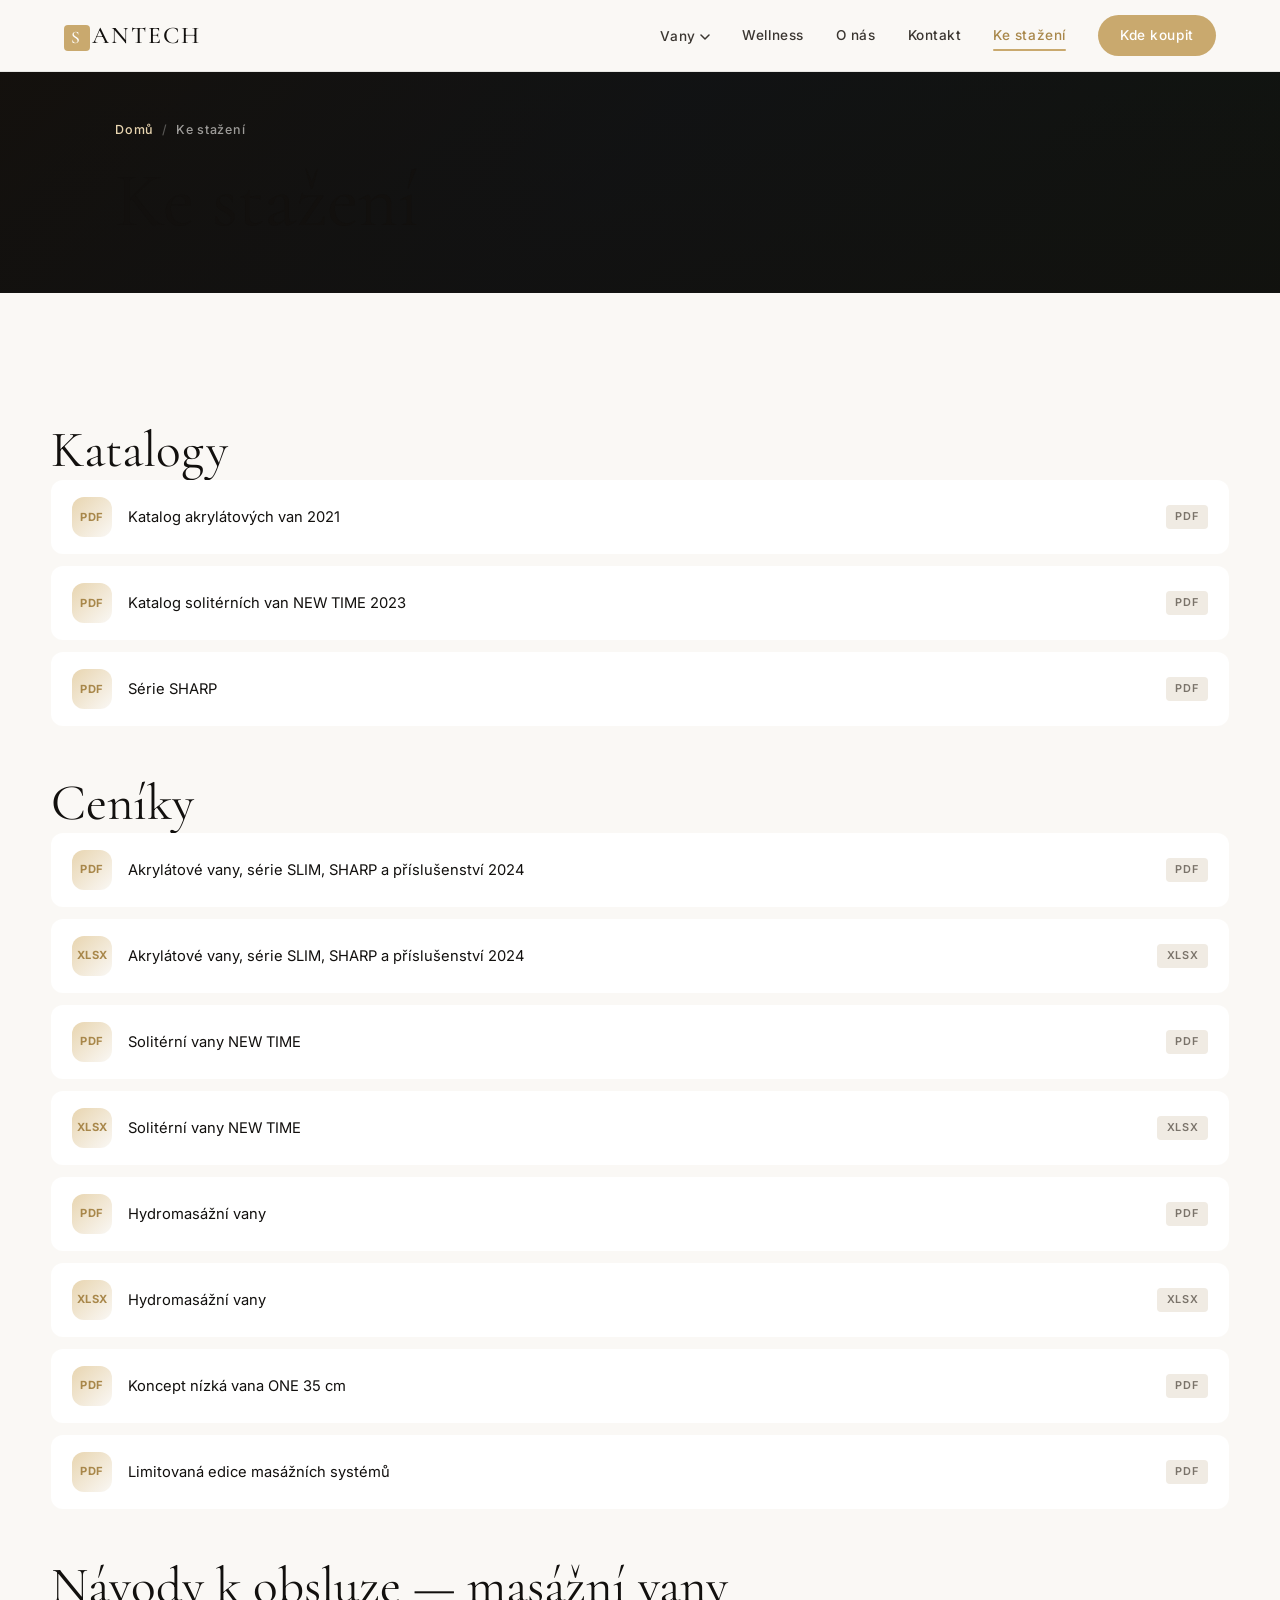
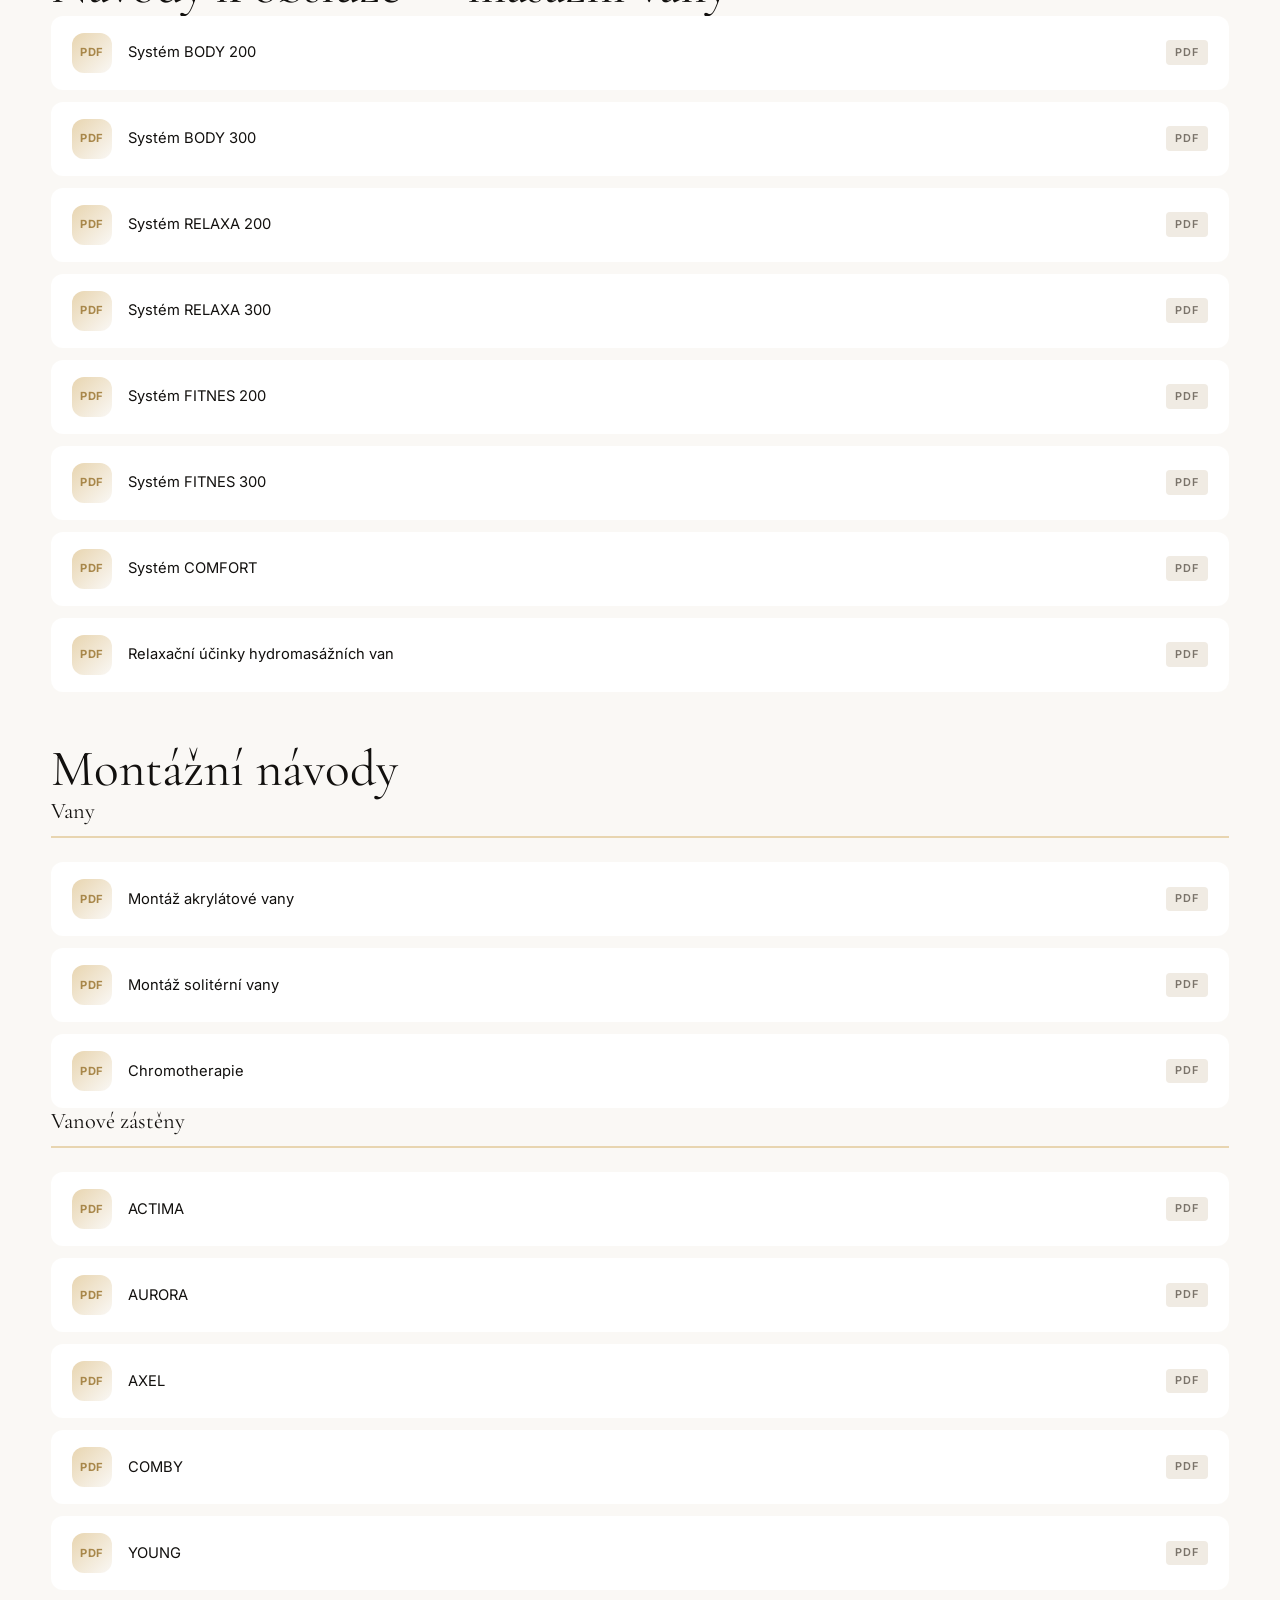
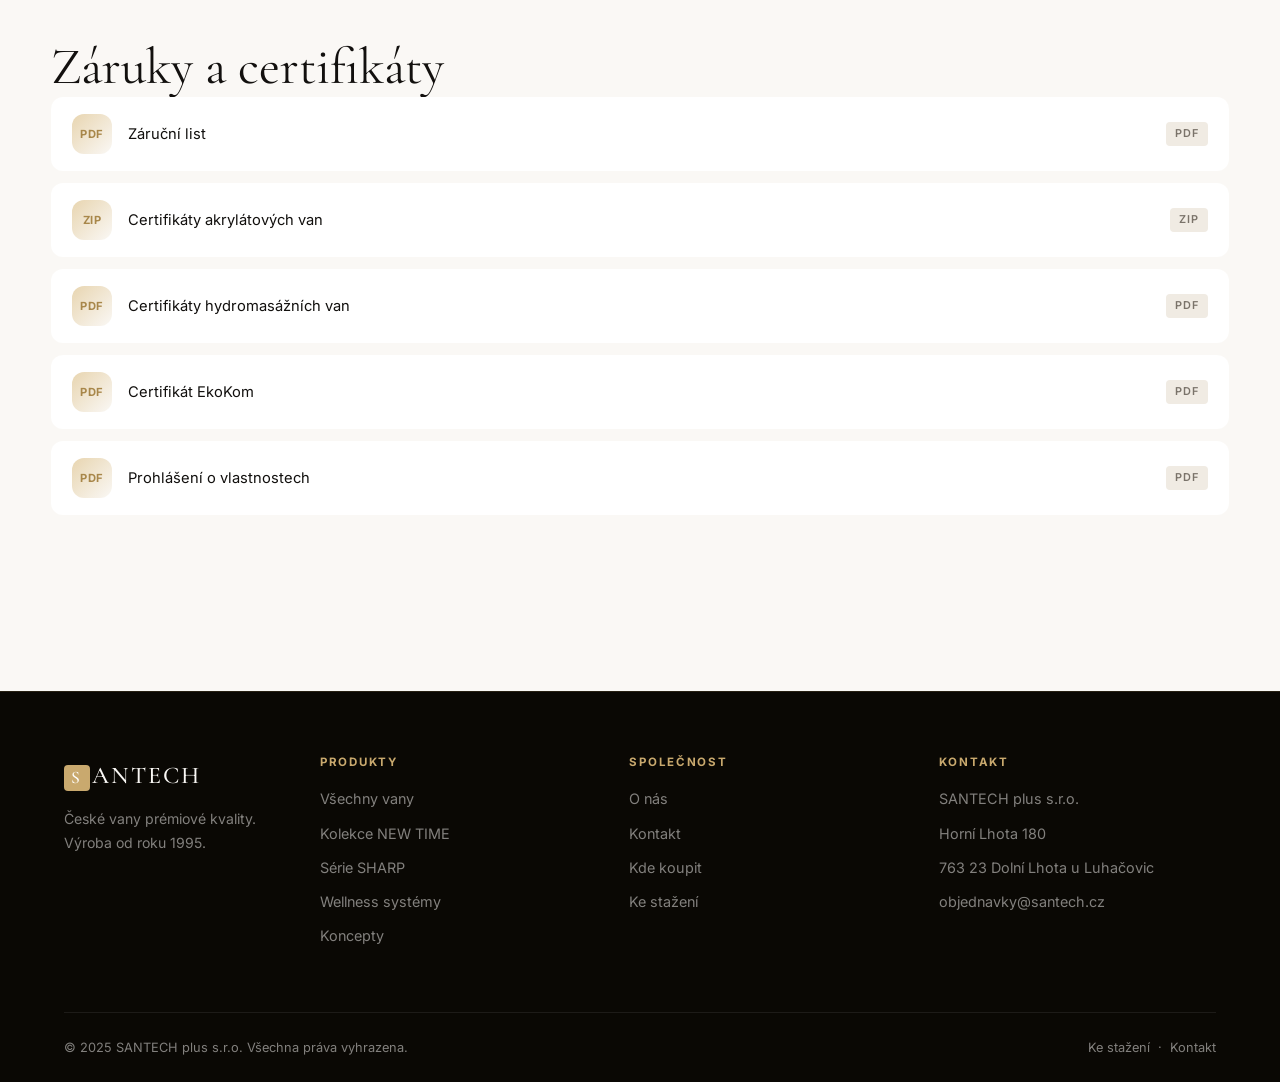
<file: ke-stazeni.html>
<!DOCTYPE html>
<html lang="cs">
<head>
  <meta charset="UTF-8" />
  <meta name="viewport" content="width=device-width, initial-scale=1.0" />
  <title>Ke stažení — Katalogy a dokumenty — SANTECH</title>
  <meta name="description" content="Stáhněte si katalogy, ceníky, návody k obsluze a certifikáty výrobků SANTECH plus s.r.o." />
  <link rel="preconnect" href="https://fonts.googleapis.com" />
  <link rel="preconnect" href="https://fonts.gstatic.com" crossorigin />
  <link href="https://fonts.googleapis.com/css2?family=Cormorant+Garamond:ital,wght@0,300;0,400;0,500;0,600;1,300;1,400&family=Inter:wght@300;400;500;600&display=swap" rel="stylesheet" />
  <link rel="stylesheet" href="style.css" />
</head>
<body data-page="ke-stazeni">

  <div id="nav-container"></div>

  <!-- ── PAGE HEADER ─────────────────────────────────────── -->
  <section class="page-header page-header--dark">
    <div class="page-header__overlay"></div>
    <div class="page-header__content">
      <nav class="breadcrumb">
        <a href="index.html" class="breadcrumb__link">Domů</a>
        <span class="breadcrumb__sep">/</span>
        <span class="breadcrumb__current">Ke stažení</span>
      </nav>
      <h1>Ke stažení</h1>
    </div>
  </section>

  <!-- ── DOWNLOADS ───────────────────────────────────────── -->
  <section class="section--cream">
    <div class="container">

      <!-- Katalogy -->
      <div class="dl-section">
        <h2>Katalogy</h2>
        <div class="dl-list">
          <div class="dl-item reveal">
            <span class="dl-item__icon">PDF</span>
            <span class="dl-item__name">Katalog akrylátových van 2021</span>
            <span class="dl-item__format">PDF</span>
          </div>
          <div class="dl-item reveal delay-1">
            <span class="dl-item__icon">PDF</span>
            <span class="dl-item__name">Katalog solitérních van NEW TIME 2023</span>
            <span class="dl-item__format">PDF</span>
          </div>
          <div class="dl-item reveal delay-2">
            <span class="dl-item__icon">PDF</span>
            <span class="dl-item__name">Série SHARP</span>
            <span class="dl-item__format">PDF</span>
          </div>
        </div>
      </div>

      <!-- Ceníky -->
      <div class="dl-section">
        <h2>Ceníky</h2>
        <div class="dl-list">
          <div class="dl-item reveal">
            <span class="dl-item__icon">PDF</span>
            <span class="dl-item__name">Akrylátové vany, série SLIM, SHARP a příslušenství 2024</span>
            <span class="dl-item__format">PDF</span>
          </div>
          <div class="dl-item reveal delay-1">
            <span class="dl-item__icon">XLSX</span>
            <span class="dl-item__name">Akrylátové vany, série SLIM, SHARP a příslušenství 2024</span>
            <span class="dl-item__format">XLSX</span>
          </div>
          <div class="dl-item reveal delay-2">
            <span class="dl-item__icon">PDF</span>
            <span class="dl-item__name">Solitérní vany NEW TIME</span>
            <span class="dl-item__format">PDF</span>
          </div>
          <div class="dl-item reveal delay-3">
            <span class="dl-item__icon">XLSX</span>
            <span class="dl-item__name">Solitérní vany NEW TIME</span>
            <span class="dl-item__format">XLSX</span>
          </div>
          <div class="dl-item reveal">
            <span class="dl-item__icon">PDF</span>
            <span class="dl-item__name">Hydromasážní vany</span>
            <span class="dl-item__format">PDF</span>
          </div>
          <div class="dl-item reveal delay-1">
            <span class="dl-item__icon">XLSX</span>
            <span class="dl-item__name">Hydromasážní vany</span>
            <span class="dl-item__format">XLSX</span>
          </div>
          <div class="dl-item reveal delay-2">
            <span class="dl-item__icon">PDF</span>
            <span class="dl-item__name">Koncept nízká vana ONE 35 cm</span>
            <span class="dl-item__format">PDF</span>
          </div>
          <div class="dl-item reveal delay-3">
            <span class="dl-item__icon">PDF</span>
            <span class="dl-item__name">Limitovaná edice masážních systémů</span>
            <span class="dl-item__format">PDF</span>
          </div>
        </div>
      </div>

      <!-- Návody k obsluze -->
      <div class="dl-section">
        <h2>Návody k obsluze — masážní vany</h2>
        <div class="dl-list">
          <div class="dl-item reveal">
            <span class="dl-item__icon">PDF</span>
            <span class="dl-item__name">Systém BODY 200</span>
            <span class="dl-item__format">PDF</span>
          </div>
          <div class="dl-item reveal delay-1">
            <span class="dl-item__icon">PDF</span>
            <span class="dl-item__name">Systém BODY 300</span>
            <span class="dl-item__format">PDF</span>
          </div>
          <div class="dl-item reveal delay-2">
            <span class="dl-item__icon">PDF</span>
            <span class="dl-item__name">Systém RELAXA 200</span>
            <span class="dl-item__format">PDF</span>
          </div>
          <div class="dl-item reveal delay-3">
            <span class="dl-item__icon">PDF</span>
            <span class="dl-item__name">Systém RELAXA 300</span>
            <span class="dl-item__format">PDF</span>
          </div>
          <div class="dl-item reveal">
            <span class="dl-item__icon">PDF</span>
            <span class="dl-item__name">Systém FITNES 200</span>
            <span class="dl-item__format">PDF</span>
          </div>
          <div class="dl-item reveal delay-1">
            <span class="dl-item__icon">PDF</span>
            <span class="dl-item__name">Systém FITNES 300</span>
            <span class="dl-item__format">PDF</span>
          </div>
          <div class="dl-item reveal delay-2">
            <span class="dl-item__icon">PDF</span>
            <span class="dl-item__name">Systém COMFORT</span>
            <span class="dl-item__format">PDF</span>
          </div>
          <div class="dl-item reveal delay-3">
            <span class="dl-item__icon">PDF</span>
            <span class="dl-item__name">Relaxační účinky hydromasážních van</span>
            <span class="dl-item__format">PDF</span>
          </div>
        </div>
      </div>

      <!-- Montážní návody -->
      <div class="dl-section">
        <h2>Montážní návody</h2>

        <h3>Vany</h3>
        <div class="dl-list">
          <div class="dl-item reveal">
            <span class="dl-item__icon">PDF</span>
            <span class="dl-item__name">Montáž akrylátové vany</span>
            <span class="dl-item__format">PDF</span>
          </div>
          <div class="dl-item reveal delay-1">
            <span class="dl-item__icon">PDF</span>
            <span class="dl-item__name">Montáž solitérní vany</span>
            <span class="dl-item__format">PDF</span>
          </div>
          <div class="dl-item reveal delay-2">
            <span class="dl-item__icon">PDF</span>
            <span class="dl-item__name">Chromotherapie</span>
            <span class="dl-item__format">PDF</span>
          </div>
        </div>

        <h3>Vanové zástěny</h3>
        <div class="dl-list">
          <div class="dl-item reveal">
            <span class="dl-item__icon">PDF</span>
            <span class="dl-item__name">ACTIMA</span>
            <span class="dl-item__format">PDF</span>
          </div>
          <div class="dl-item reveal delay-1">
            <span class="dl-item__icon">PDF</span>
            <span class="dl-item__name">AURORA</span>
            <span class="dl-item__format">PDF</span>
          </div>
          <div class="dl-item reveal delay-2">
            <span class="dl-item__icon">PDF</span>
            <span class="dl-item__name">AXEL</span>
            <span class="dl-item__format">PDF</span>
          </div>
          <div class="dl-item reveal delay-3">
            <span class="dl-item__icon">PDF</span>
            <span class="dl-item__name">COMBY</span>
            <span class="dl-item__format">PDF</span>
          </div>
          <div class="dl-item reveal">
            <span class="dl-item__icon">PDF</span>
            <span class="dl-item__name">YOUNG</span>
            <span class="dl-item__format">PDF</span>
          </div>
        </div>
      </div>

      <!-- Záruky a certifikáty -->
      <div class="dl-section">
        <h2>Záruky a certifikáty</h2>
        <div class="dl-list">
          <div class="dl-item reveal">
            <span class="dl-item__icon">PDF</span>
            <span class="dl-item__name">Záruční list</span>
            <span class="dl-item__format">PDF</span>
          </div>
          <div class="dl-item reveal delay-1">
            <span class="dl-item__icon">ZIP</span>
            <span class="dl-item__name">Certifikáty akrylátových van</span>
            <span class="dl-item__format">ZIP</span>
          </div>
          <div class="dl-item reveal delay-2">
            <span class="dl-item__icon">PDF</span>
            <span class="dl-item__name">Certifikáty hydromasážních van</span>
            <span class="dl-item__format">PDF</span>
          </div>
          <div class="dl-item reveal delay-3">
            <span class="dl-item__icon">PDF</span>
            <span class="dl-item__name">Certifikát EkoKom</span>
            <span class="dl-item__format">PDF</span>
          </div>
          <div class="dl-item reveal">
            <span class="dl-item__icon">PDF</span>
            <span class="dl-item__name">Prohlášení o vlastnostech</span>
            <span class="dl-item__format">PDF</span>
          </div>
        </div>
      </div>

    </div>
  </section>

  <div id="footer-container"></div>

  <script src="components.js"></script>
  <script src="main.js"></script>
</body>
</html>
</file>
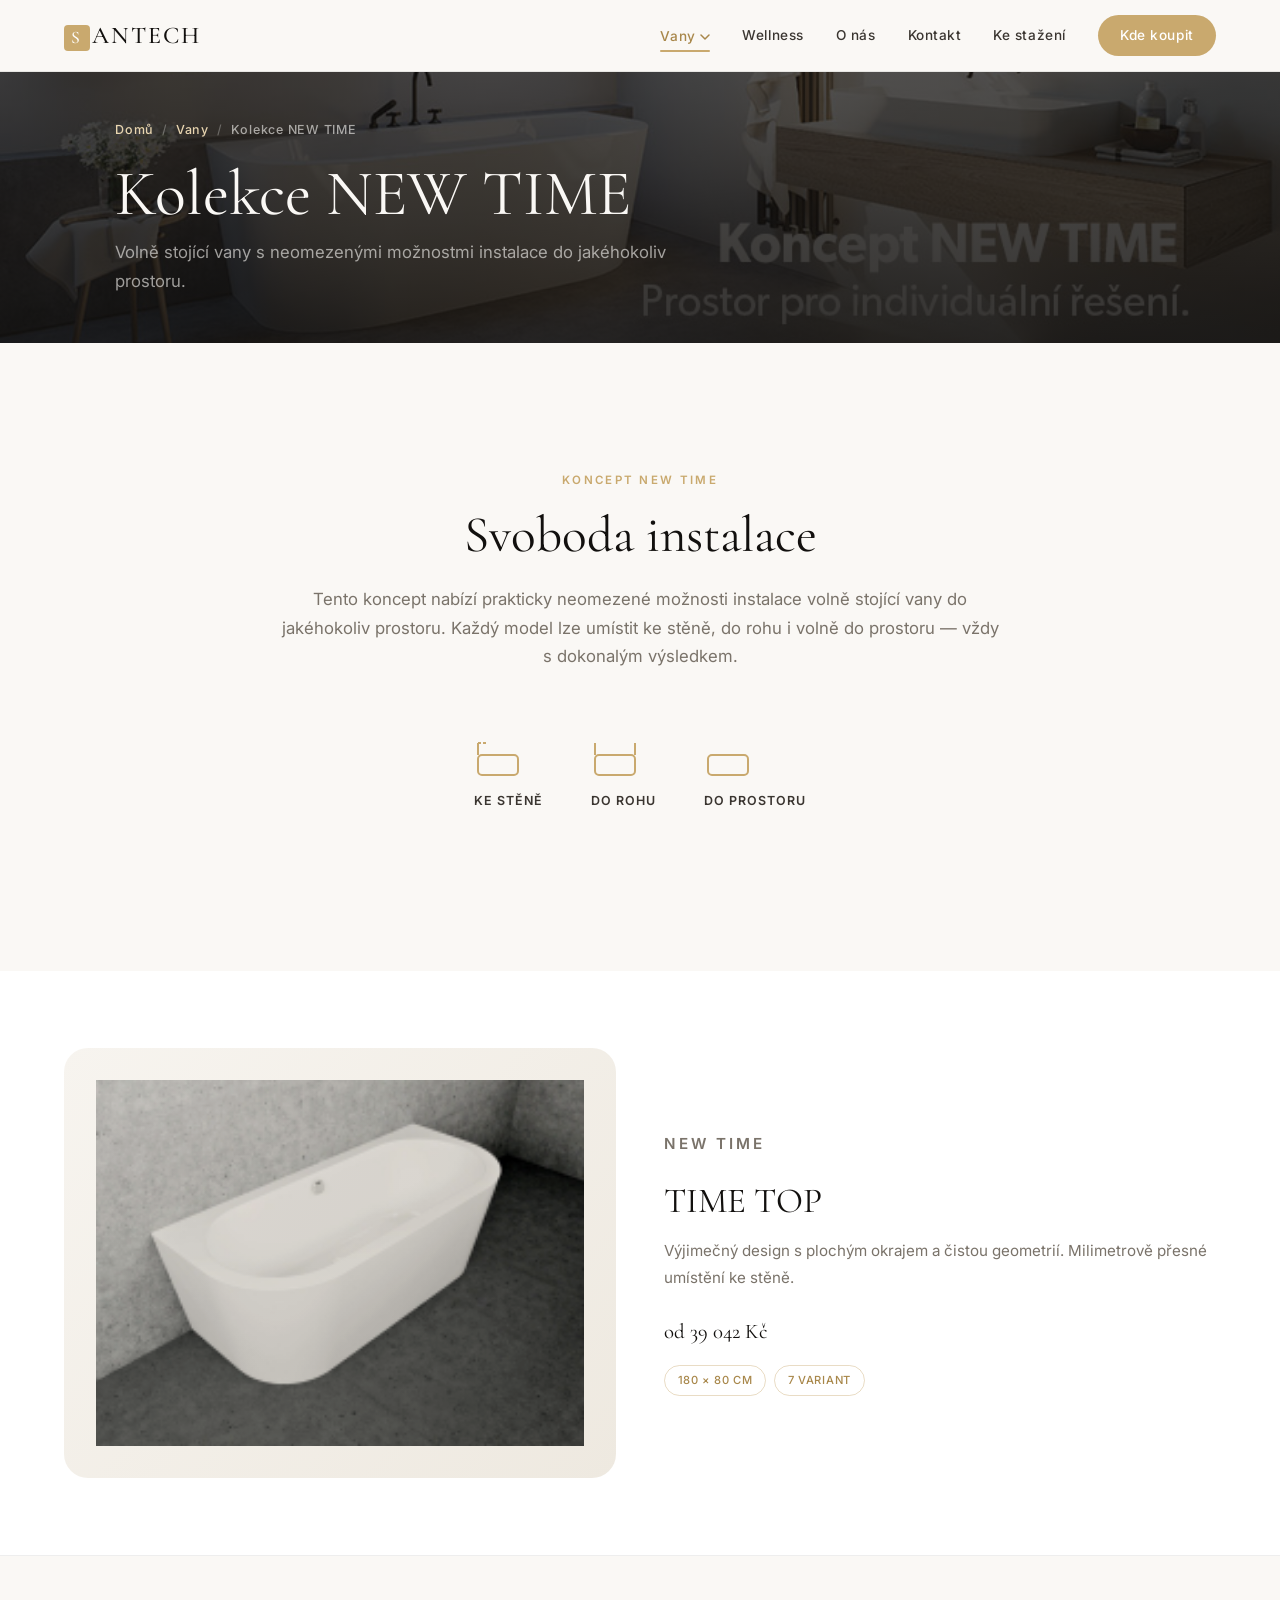
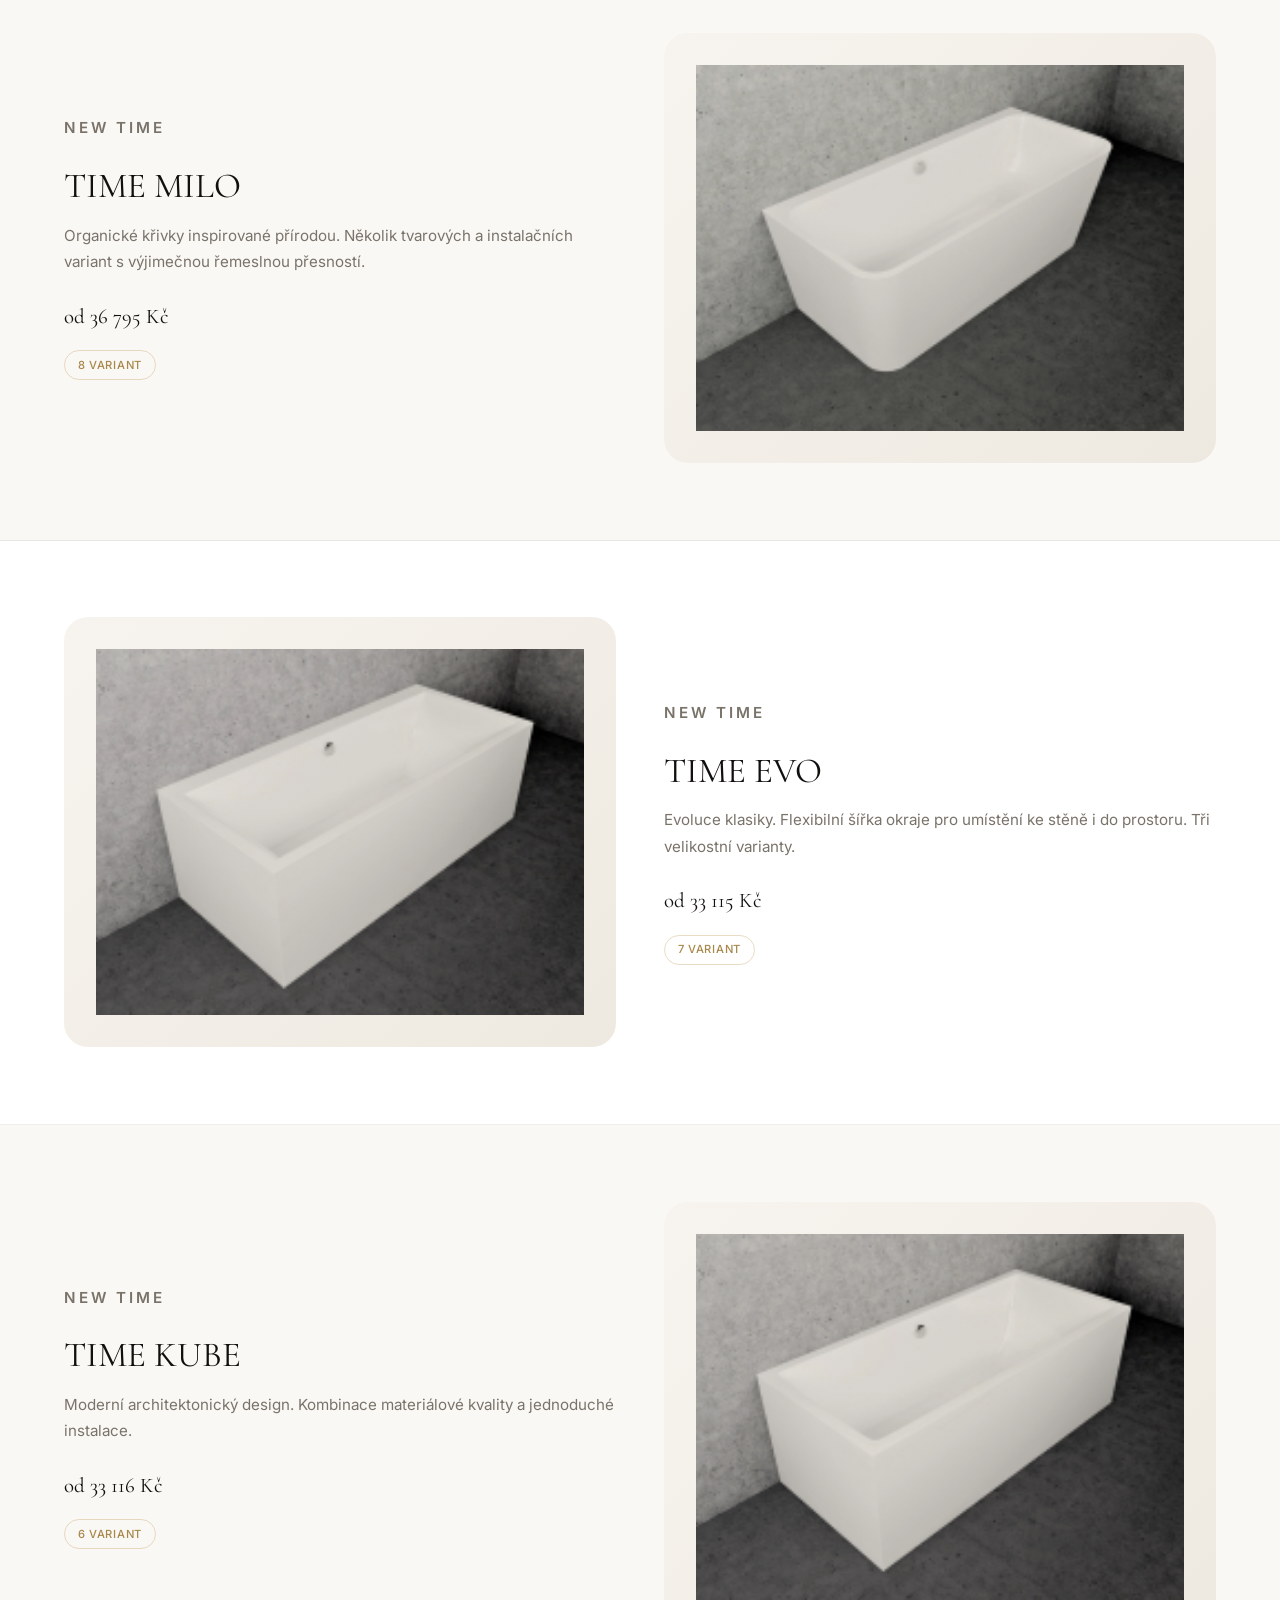
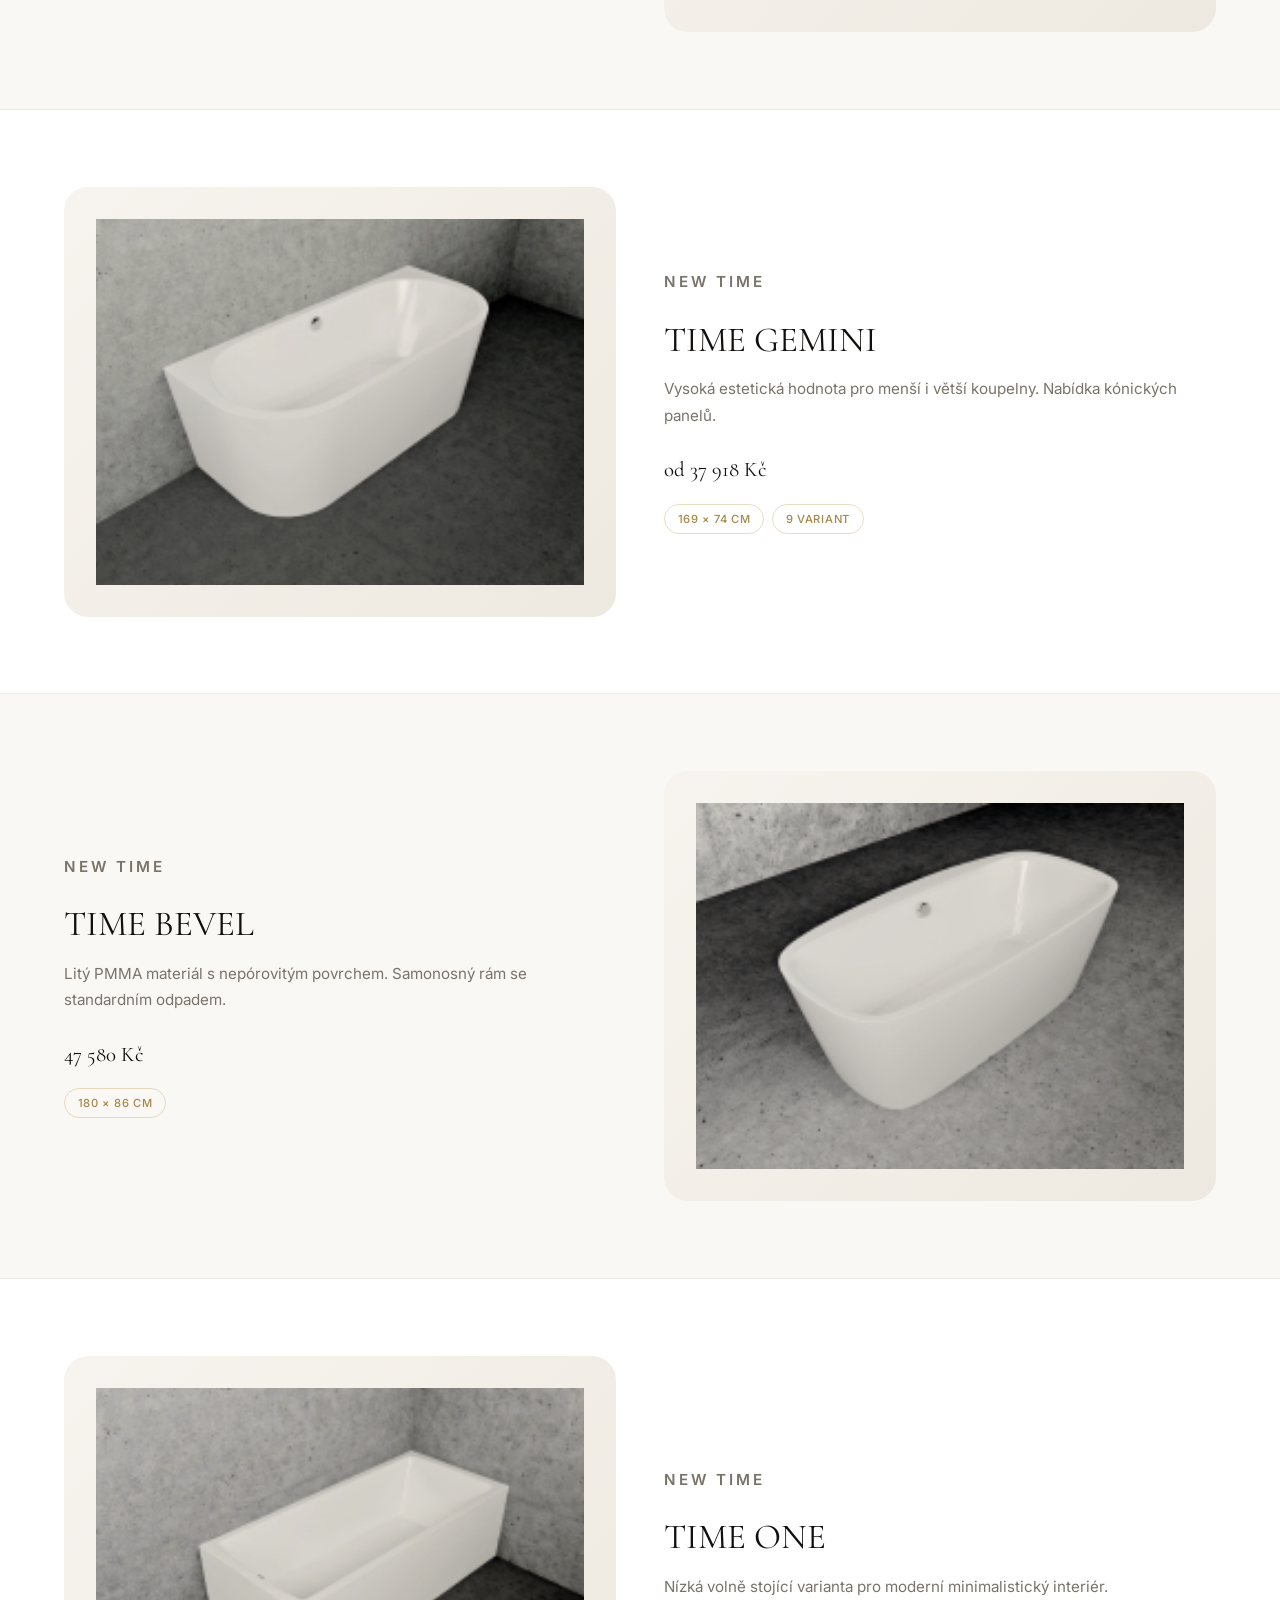
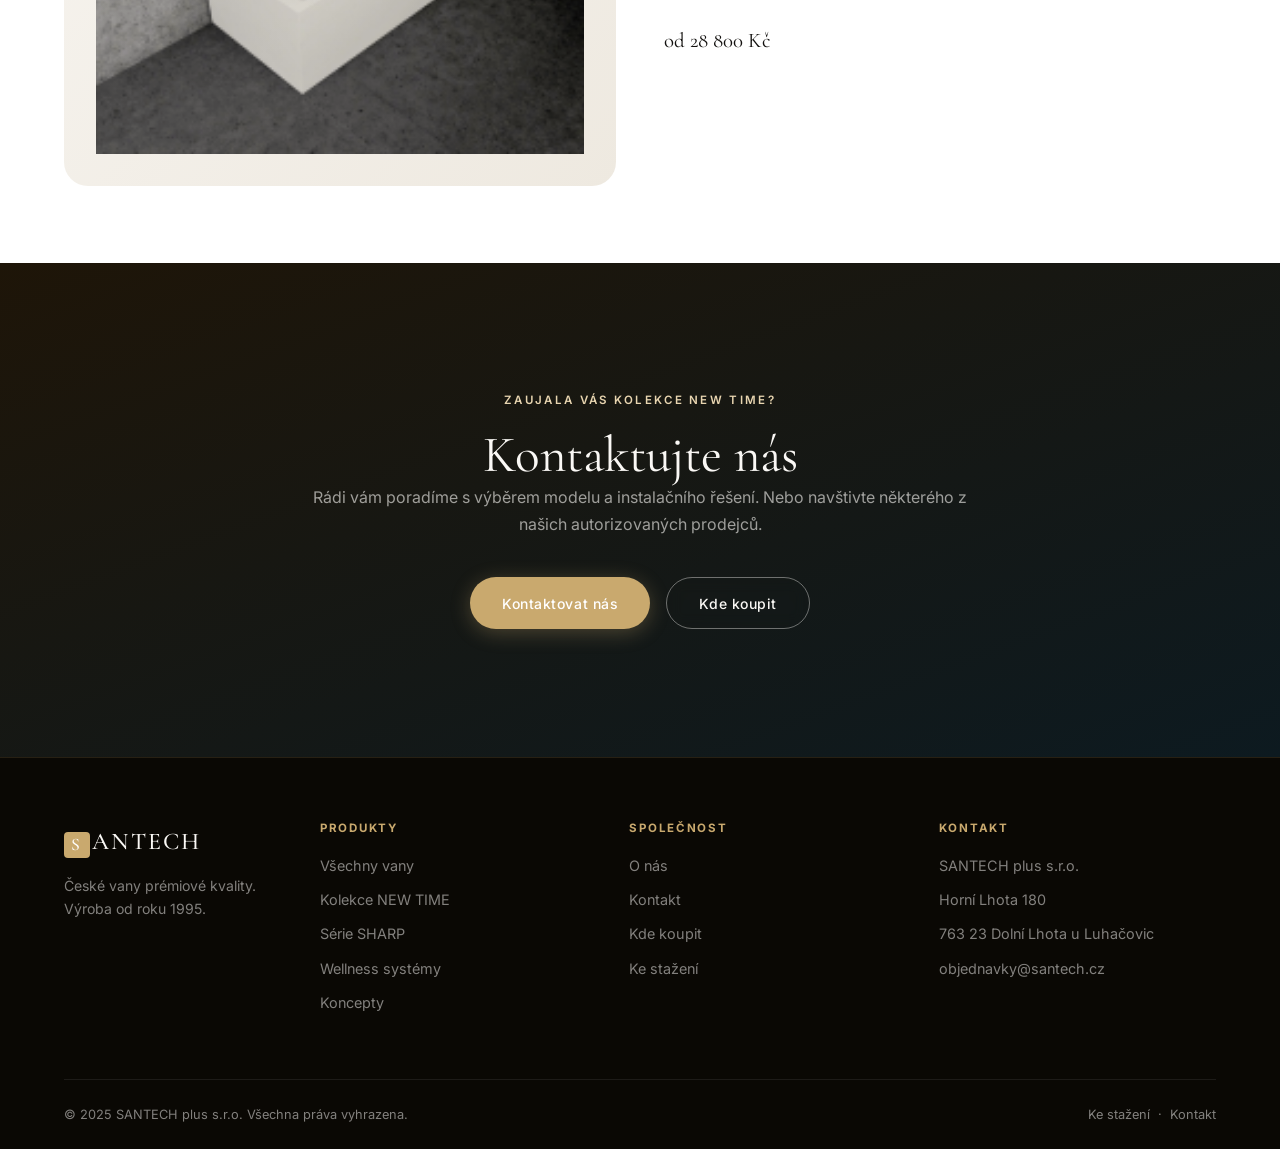
<file: kolekce-new-time.html>
<!DOCTYPE html>
<html lang="cs">
<head>
  <meta charset="UTF-8" />
  <meta name="viewport" content="width=device-width, initial-scale=1.0" />
  <title>Kolekce NEW TIME — Volně stojící vany — SANTECH</title>
  <meta name="description" content="Kolekce NEW TIME od SANTECH — volně stojící akrylátové vany s prakticky neomezenými možnostmi instalace do jakéhokoliv prostoru." />
  <link rel="preconnect" href="https://fonts.googleapis.com" />
  <link rel="preconnect" href="https://fonts.gstatic.com" crossorigin />
  <link href="https://fonts.googleapis.com/css2?family=Cormorant+Garamond:ital,wght@0,300;0,400;0,500;0,600;1,300;1,400&family=Inter:wght@300;400;500;600&display=swap" rel="stylesheet" />
  <link rel="stylesheet" href="style.css" />
</head>
<body data-page="kolekce-new-time">

  <div id="nav-container"></div>

  <section class="page-header" style="background-image: url('data/images/banners/time_concept_banner.jpg')">
    <div class="page-header__overlay"></div>
    <div class="page-header__content">
      <nav class="breadcrumb">
        <a href="index.html" class="breadcrumb__link">Domů</a>
        <span class="breadcrumb__sep">/</span>
        <a href="vany.html" class="breadcrumb__link">Vany</a>
        <span class="breadcrumb__sep">/</span>
        <span class="breadcrumb__current">Kolekce NEW TIME</span>
      </nav>
      <h1 class="page-header__title">Kolekce NEW TIME</h1>
      <p class="page-header__sub">Volně stojící vany s neomezenými možnostmi instalace do jakéhokoliv prostoru.</p>
    </div>
  </section>

  <!-- Intro -->
  <section class="section--cream">
    <div class="container">
      <div class="section-header">
        <p class="eyebrow">Koncept NEW TIME</p>
        <h2>Svoboda instalace</h2>
        <p class="section-sub">Tento koncept nabízí prakticky neomezené možnosti instalace volně stojící vany do jakéhokoliv prostoru. Každý model lze umístit ke stěně, do rohu i volně do prostoru — vždy s dokonalým výsledkem.</p>
      </div>

      <div style="display: flex; justify-content: center; gap: 3rem; flex-wrap: wrap; margin-bottom: 2rem;">
        <div style="text-align: center;">
          <svg width="48" height="48" viewBox="0 0 48 48" fill="none" style="margin-bottom: 0.5rem;">
            <rect x="4" y="20" width="40" height="20" rx="4" stroke="#c9a96e" stroke-width="2" fill="none"/>
            <line x1="4" y1="20" x2="4" y2="8" stroke="#c9a96e" stroke-width="2"/>
            <line x1="4" y1="8" x2="14" y2="8" stroke="#c9a96e" stroke-width="2" stroke-dasharray="3 2"/>
          </svg>
          <p style="font-size: 0.78rem; font-weight: 600; letter-spacing: 0.08em; text-transform: uppercase; color: var(--ink-soft);">Ke stěně</p>
        </div>
        <div style="text-align: center;">
          <svg width="48" height="48" viewBox="0 0 48 48" fill="none" style="margin-bottom: 0.5rem;">
            <rect x="4" y="20" width="40" height="20" rx="4" stroke="#c9a96e" stroke-width="2" fill="none"/>
            <line x1="4" y1="20" x2="4" y2="8" stroke="#c9a96e" stroke-width="2"/>
            <line x1="44" y1="20" x2="44" y2="8" stroke="#c9a96e" stroke-width="2"/>
          </svg>
          <p style="font-size: 0.78rem; font-weight: 600; letter-spacing: 0.08em; text-transform: uppercase; color: var(--ink-soft);">Do rohu</p>
        </div>
        <div style="text-align: center;">
          <svg width="48" height="48" viewBox="0 0 48 48" fill="none" style="margin-bottom: 0.5rem;">
            <rect x="4" y="20" width="40" height="20" rx="4" stroke="#c9a96e" stroke-width="2" fill="none"/>
          </svg>
          <p style="font-size: 0.78rem; font-weight: 600; letter-spacing: 0.08em; text-transform: uppercase; color: var(--ink-soft);">Do prostoru</p>
        </div>
      </div>
    </div>
  </section>

  <!-- SHOWCASE LIST -->
  <div class="showcase-list">

    <div class="showcase-row">
      <div class="showcase" style="padding:0; border-bottom:none; max-width:1200px; margin-inline:auto;">
        <div class="showcase__img">
          <img src="data/images/new-time/time_top_d.jpg" alt="TIME TOP" loading="lazy" />
        </div>
        <div class="showcase__body">
          <p class="eyebrow">New Time</p>
          <h3>TIME TOP</h3>
          <p>Výjimečný design s plochým okrajem a čistou geometrií. Milimetrově přesné umístění ke stěně.</p>
          <div class="showcase__price">od 39 042 Kč</div>
          <div class="showcase__tags">
            <span>180 × 80 cm</span>
            <span>7 variant</span>
          </div>
        </div>
      </div>
    </div>

    <div class="showcase-row">
      <div class="showcase showcase--reverse" style="padding:0; border-bottom:none; max-width:1200px; margin-inline:auto;">
        <div class="showcase__img">
          <img src="data/images/new-time/time_milo_d.jpg" alt="TIME MILO" loading="lazy" />
        </div>
        <div class="showcase__body">
          <p class="eyebrow">New Time</p>
          <h3>TIME MILO</h3>
          <p>Organické křivky inspirované přírodou. Několik tvarových a instalačních variant s výjimečnou řemeslnou přesností.</p>
          <div class="showcase__price">od 36 795 Kč</div>
          <div class="showcase__tags">
            <span>8 variant</span>
          </div>
        </div>
      </div>
    </div>

    <div class="showcase-row">
      <div class="showcase" style="padding:0; border-bottom:none; max-width:1200px; margin-inline:auto;">
        <div class="showcase__img">
          <img src="data/images/new-time/time_evo_h.jpg" alt="TIME EVO" loading="lazy" />
        </div>
        <div class="showcase__body">
          <p class="eyebrow">New Time</p>
          <h3>TIME EVO</h3>
          <p>Evoluce klasiky. Flexibilní šířka okraje pro umístění ke stěně i do prostoru. Tři velikostní varianty.</p>
          <div class="showcase__price">od 33 115 Kč</div>
          <div class="showcase__tags">
            <span>7 variant</span>
          </div>
        </div>
      </div>
    </div>

    <div class="showcase-row">
      <div class="showcase showcase--reverse" style="padding:0; border-bottom:none; max-width:1200px; margin-inline:auto;">
        <div class="showcase__img">
          <img src="data/images/new-time/time_kube_h.jpg" alt="TIME KUBE" loading="lazy" />
        </div>
        <div class="showcase__body">
          <p class="eyebrow">New Time</p>
          <h3>TIME KUBE</h3>
          <p>Moderní architektonický design. Kombinace materiálové kvality a jednoduché instalace.</p>
          <div class="showcase__price">od 33 116 Kč</div>
          <div class="showcase__tags">
            <span>6 variant</span>
          </div>
        </div>
      </div>
    </div>

    <div class="showcase-row">
      <div class="showcase" style="padding:0; border-bottom:none; max-width:1200px; margin-inline:auto;">
        <div class="showcase__img">
          <img src="data/images/new-time/time_gemini_d.jpg" alt="TIME GEMINI" loading="lazy" />
        </div>
        <div class="showcase__body">
          <p class="eyebrow">New Time</p>
          <h3>TIME GEMINI</h3>
          <p>Vysoká estetická hodnota pro menší i větší koupelny. Nabídka kónických panelů.</p>
          <div class="showcase__price">od 37 918 Kč</div>
          <div class="showcase__tags">
            <span>169 × 74 cm</span>
            <span>9 variant</span>
          </div>
        </div>
      </div>
    </div>

    <div class="showcase-row">
      <div class="showcase showcase--reverse" style="padding:0; border-bottom:none; max-width:1200px; margin-inline:auto;">
        <div class="showcase__img">
          <img src="data/images/new-time/time_bevel_e.jpg" alt="TIME BEVEL" loading="lazy" />
        </div>
        <div class="showcase__body">
          <p class="eyebrow">New Time</p>
          <h3>TIME BEVEL</h3>
          <p>Litý PMMA materiál s nepórovitým povrchem. Samonosný rám se standardním odpadem.</p>
          <div class="showcase__price">47 580 Kč</div>
          <div class="showcase__tags">
            <span>180 × 86 cm</span>
          </div>
        </div>
      </div>
    </div>

    <div class="showcase-row">
      <div class="showcase" style="padding:0; border-bottom:none; max-width:1200px; margin-inline:auto;">
        <div class="showcase__img">
          <img src="data/images/new-time/time_one_hp.jpg" alt="TIME ONE" loading="lazy" />
        </div>
        <div class="showcase__body">
          <p class="eyebrow">New Time</p>
          <h3>TIME ONE</h3>
          <p>Nízká volně stojící varianta pro moderní minimalistický interiér.</p>
          <div class="showcase__price">od 28 800 Kč</div>
        </div>
      </div>
    </div>

  </div>

  <!-- CTA -->
  <section class="section--dark">
    <div class="container" style="text-align:center; max-width:700px;">
      <p class="eyebrow eyebrow--light">Zaujala vás kolekce NEW TIME?</p>
      <h2>Kontaktujte nás</h2>
      <p style="margin-bottom:2.5rem;">Rádi vám poradíme s výběrem modelu a instalačního řešení. Nebo navštivte některého z našich autorizovaných prodejců.</p>
      <div style="display: flex; gap: 1rem; justify-content: center; flex-wrap: wrap;">
        <a href="kontakt.html" class="btn btn--primary">Kontaktovat nás</a>
        <a href="prodejci.html" class="btn btn--ghost">Kde koupit</a>
      </div>
    </div>
  </section>

  <div id="footer-container"></div>

  <script src="components.js"></script>
  <script src="main.js"></script>
</body>
</html>
</file>
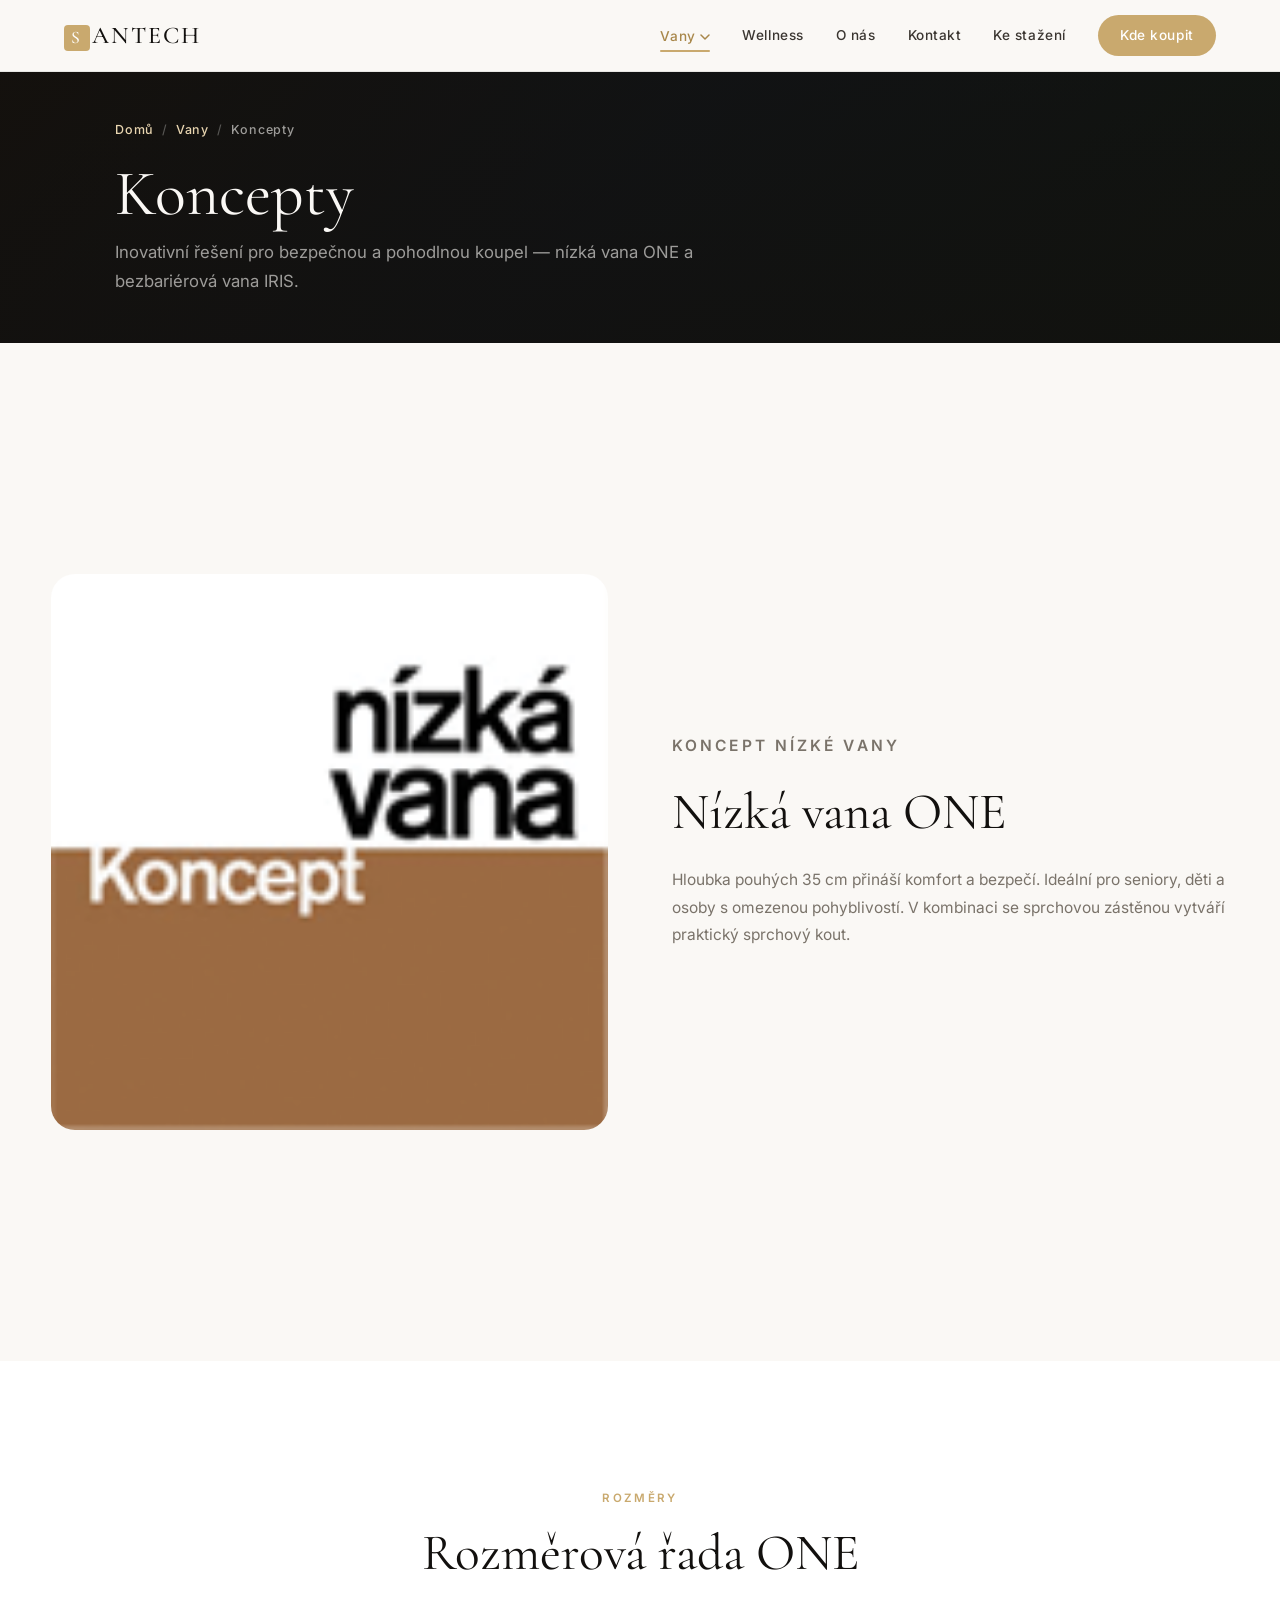
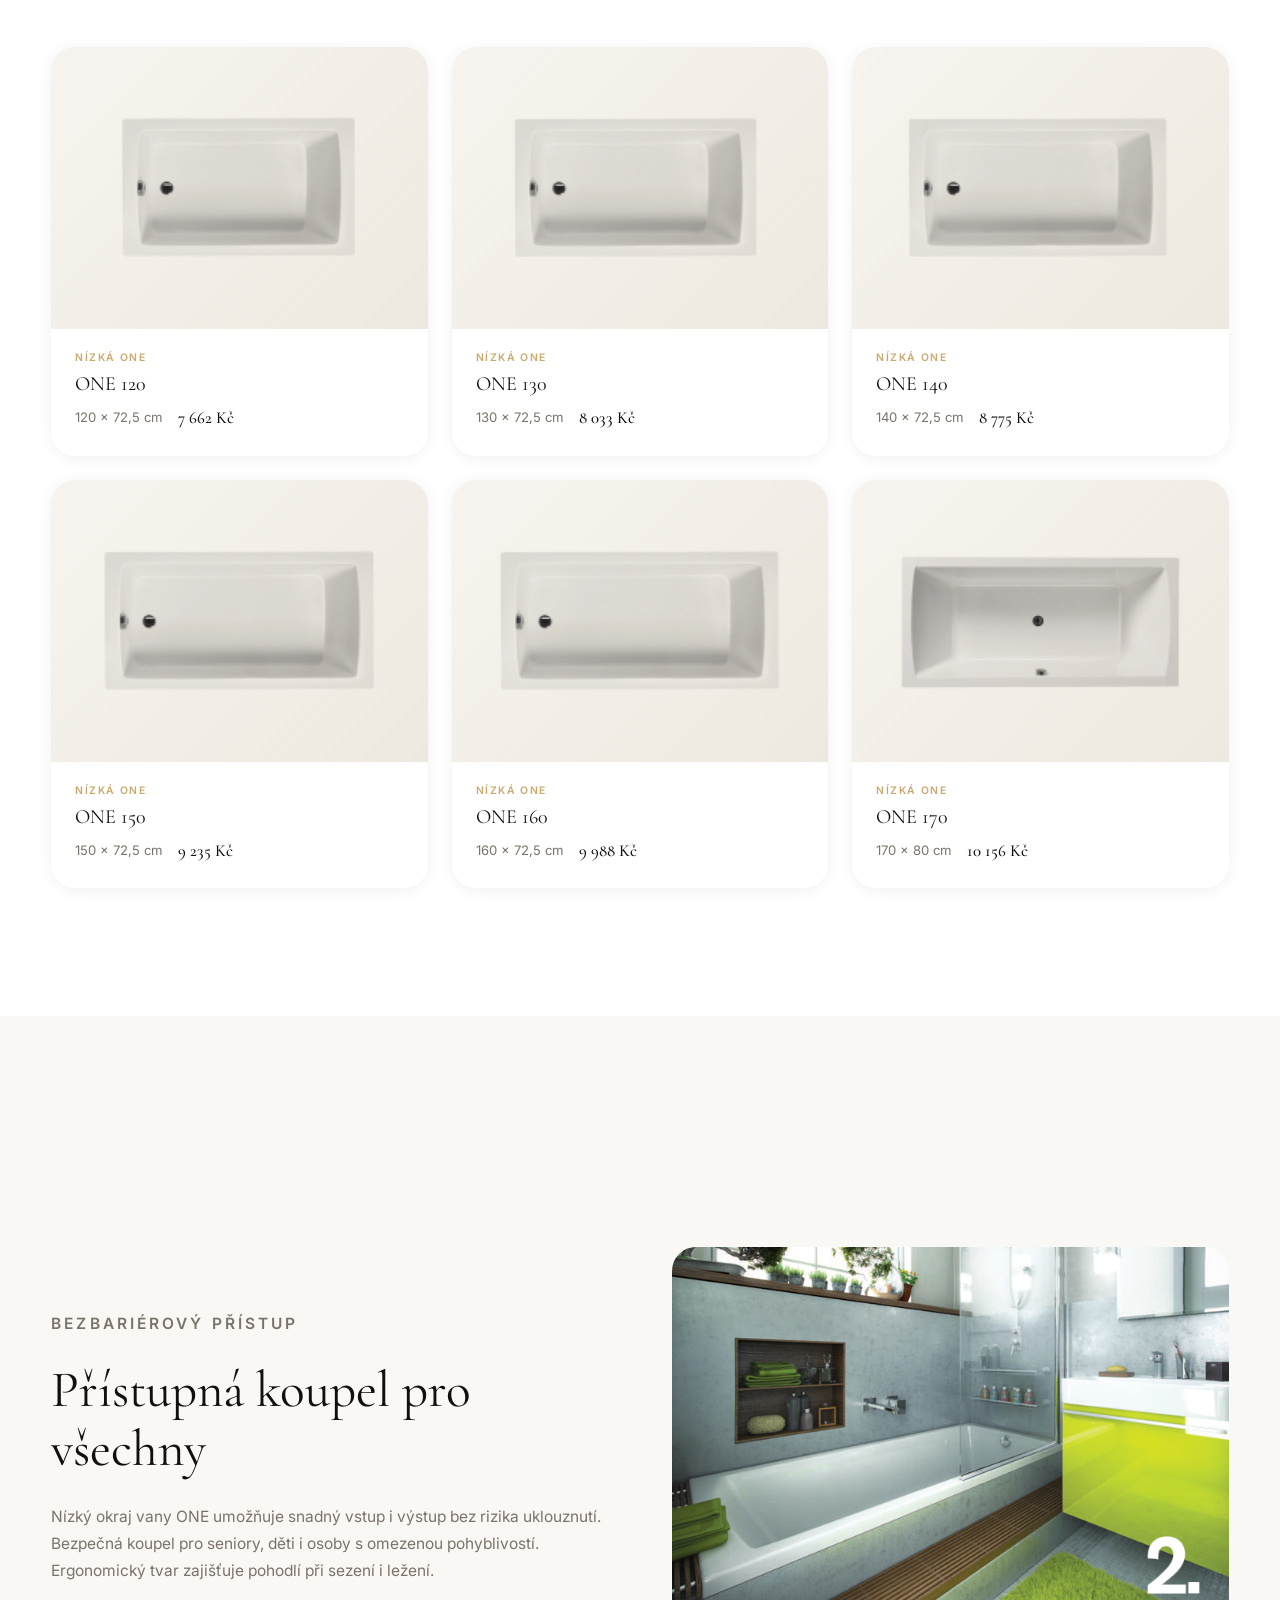
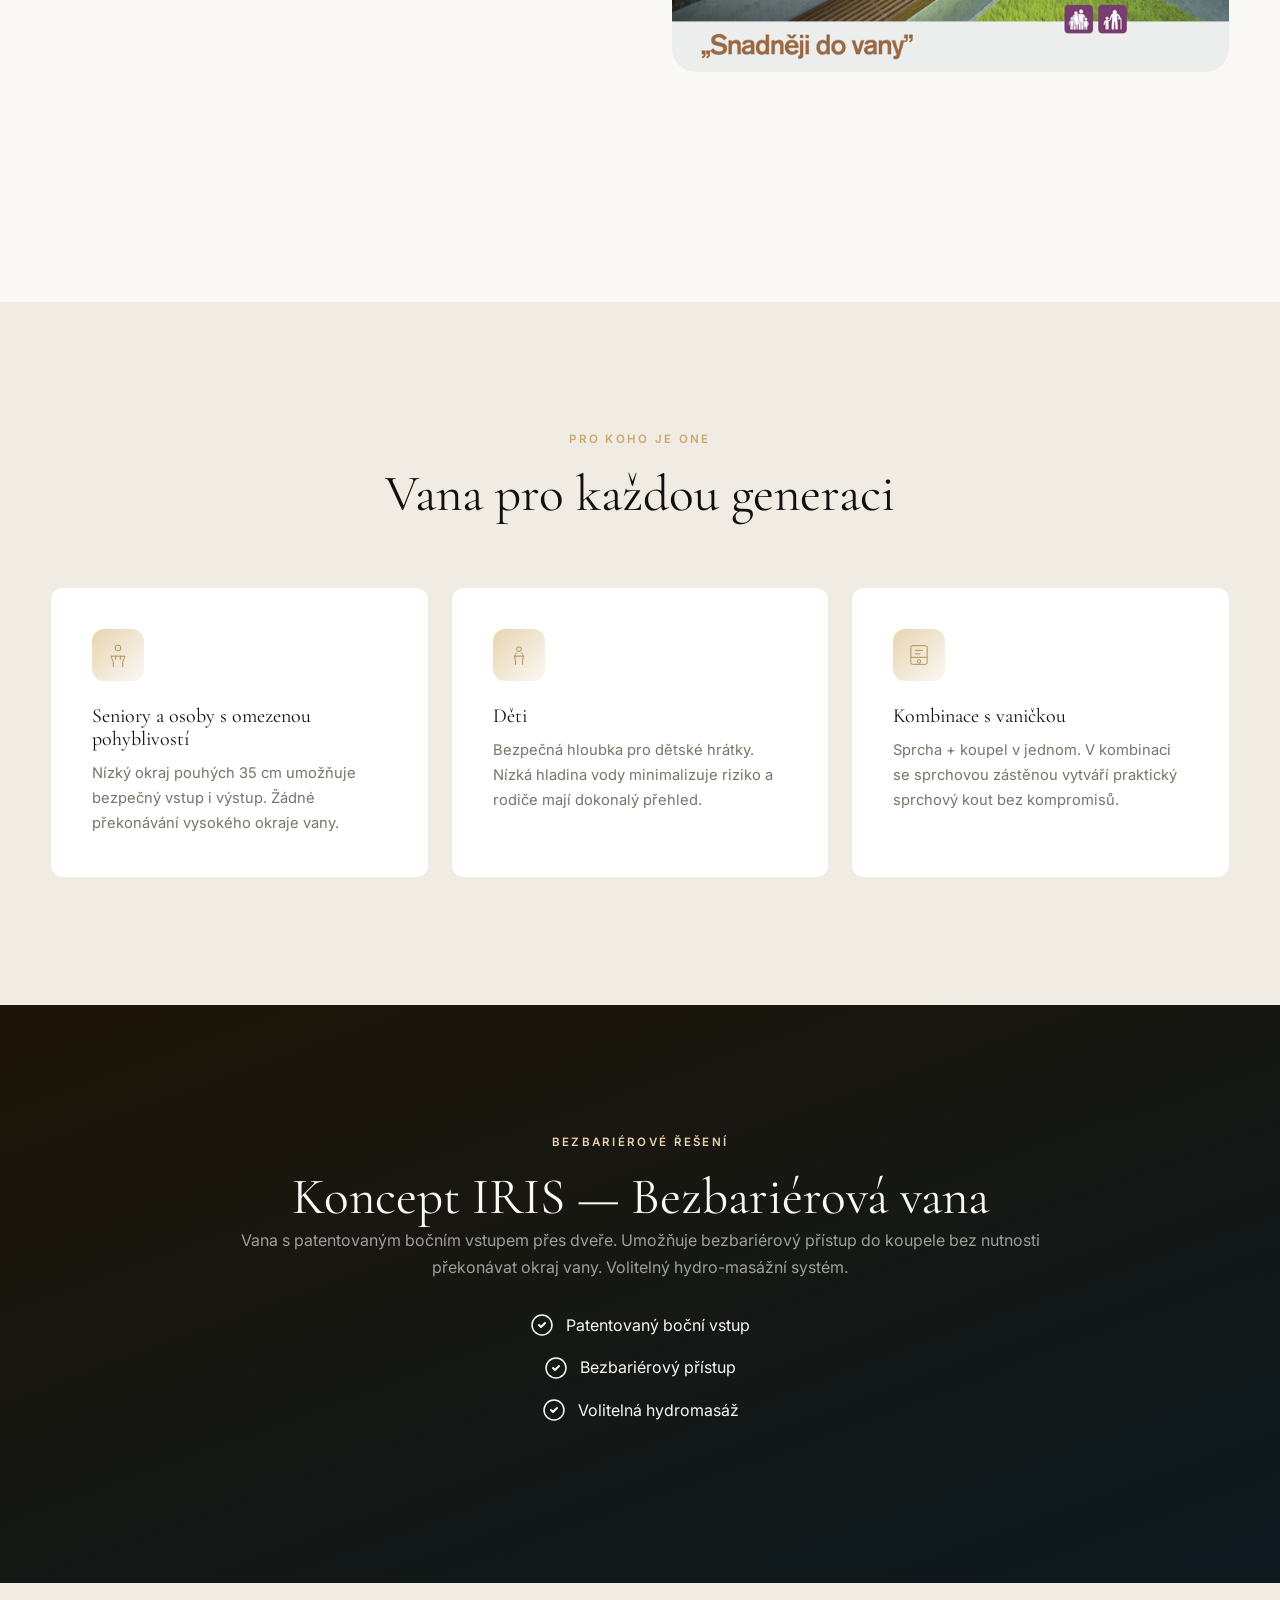
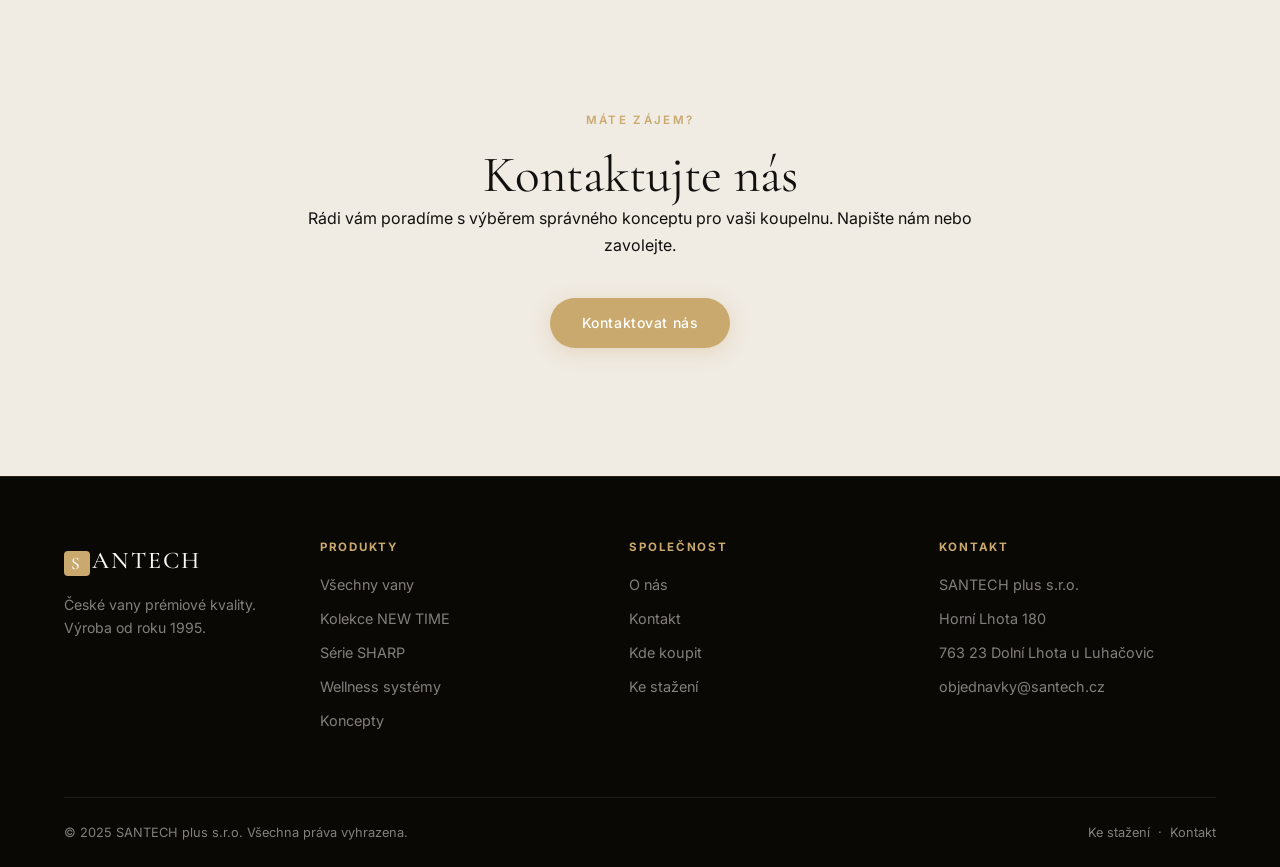
<file: koncepty.html>
<!DOCTYPE html>
<html lang="cs">
<head>
  <meta charset="UTF-8" />
  <meta name="viewport" content="width=device-width, initial-scale=1.0" />
  <title>Koncepty — Nízká vana ONE a IRIS — SANTECH</title>
  <meta name="description" content="Inovativní koncepty SANTECH — nízká vana ONE s hloubkou 35 cm pro bezpečnou koupel a bezbariérová vana IRIS s patentovaným bočním vstupem." />
  <link rel="preconnect" href="https://fonts.googleapis.com" />
  <link rel="preconnect" href="https://fonts.gstatic.com" crossorigin />
  <link href="https://fonts.googleapis.com/css2?family=Cormorant+Garamond:ital,wght@0,300;0,400;0,500;0,600;1,300;1,400&family=Inter:wght@300;400;500;600&display=swap" rel="stylesheet" />
  <link rel="stylesheet" href="style.css" />
</head>
<body data-page="koncepty">

  <div id="nav-container"></div>

  <!-- ── PAGE HEADER ──────────────────────────────────────── -->
  <section class="page-header">
    <div class="page-header__overlay"></div>
    <div class="page-header__content">
      <nav class="breadcrumb">
        <a href="index.html" class="breadcrumb__link">Domů</a>
        <span class="breadcrumb__sep">/</span>
        <a href="vany.html" class="breadcrumb__link">Vany</a>
        <span class="breadcrumb__sep">/</span>
        <span class="breadcrumb__current">Koncepty</span>
      </nav>
      <h1 class="page-header__title">Koncepty</h1>
      <p class="page-header__sub">Inovativní řešení pro bezpečnou a pohodlnou koupel — nízká vana ONE a bezbariérová vana IRIS.</p>
    </div>
  </section>

  <!-- ── ONE CONCEPT INTRO ────────────────────────────────── -->
  <section class="section--cream">
    <div class="container">
      <div class="feature-split">
        <div class="feature-split__img">
          <img src="data/images/concepts/one_concept.png" alt="Nízká vana ONE — koncept" loading="lazy" />
        </div>
        <div class="feature-split__body">
          <p class="eyebrow">Koncept nízké vany</p>
          <h2>Nízká vana ONE</h2>
          <p>Hloubka pouhých 35 cm přináší komfort a bezpečí. Ideální pro seniory, děti a osoby s omezenou pohyblivostí. V kombinaci se sprchovou zástěnou vytváří praktický sprchový kout.</p>
        </div>
      </div>
    </div>
  </section>

  <!-- ── ONE PRODUCT GRID ─────────────────────────────────── -->
  <section class="section--white">
    <div class="container">
      <div class="section-header">
        <p class="eyebrow">Rozměry</p>
        <h2>Rozměrová řada ONE</h2>
      </div>
      <div class="pgrid">
        <div class="pcard"><div class="pcard__visual"><img src="data/images/products/one_120.jpg" alt="Vana ONE 120" loading="lazy" /></div><div class="pcard__body"><span class="pcard__cat">Nízká ONE</span><h3 class="pcard__name">ONE 120</h3><div class="pcard__meta"><span class="pcard__dims">120 × 72,5 cm</span><span class="pcard__price">7 662 Kč</span></div></div></div>

        <div class="pcard"><div class="pcard__visual"><img src="data/images/products/one_130.jpg" alt="Vana ONE 130" loading="lazy" /></div><div class="pcard__body"><span class="pcard__cat">Nízká ONE</span><h3 class="pcard__name">ONE 130</h3><div class="pcard__meta"><span class="pcard__dims">130 × 72,5 cm</span><span class="pcard__price">8 033 Kč</span></div></div></div>

        <div class="pcard"><div class="pcard__visual"><img src="data/images/products/one_140.jpg" alt="Vana ONE 140" loading="lazy" /></div><div class="pcard__body"><span class="pcard__cat">Nízká ONE</span><h3 class="pcard__name">ONE 140</h3><div class="pcard__meta"><span class="pcard__dims">140 × 72,5 cm</span><span class="pcard__price">8 775 Kč</span></div></div></div>

        <div class="pcard"><div class="pcard__visual"><img src="data/images/products/one_150.jpg" alt="Vana ONE 150" loading="lazy" /></div><div class="pcard__body"><span class="pcard__cat">Nízká ONE</span><h3 class="pcard__name">ONE 150</h3><div class="pcard__meta"><span class="pcard__dims">150 × 72,5 cm</span><span class="pcard__price">9 235 Kč</span></div></div></div>

        <div class="pcard"><div class="pcard__visual"><img src="data/images/products/one_160.jpg" alt="Vana ONE 160" loading="lazy" /></div><div class="pcard__body"><span class="pcard__cat">Nízká ONE</span><h3 class="pcard__name">ONE 160</h3><div class="pcard__meta"><span class="pcard__dims">160 × 72,5 cm</span><span class="pcard__price">9 988 Kč</span></div></div></div>

        <div class="pcard"><div class="pcard__visual"><img src="data/images/products/one_170.jpg" alt="Vana ONE 170" loading="lazy" /></div><div class="pcard__body"><span class="pcard__cat">Nízká ONE</span><h3 class="pcard__name">ONE 170</h3><div class="pcard__meta"><span class="pcard__dims">170 × 80 cm</span><span class="pcard__price">10 156 Kč</span></div></div></div>
      </div>
    </div>
  </section>

  <!-- ── ONE ACCESSIBILITY ────────────────────────────────── -->
  <section class="section--cream">
    <div class="container">
      <div class="feature-split feature-split--reverse">
        <div class="feature-split__img">
          <img src="data/images/concepts/one_accessible.png" alt="Přístupná koupel ONE" loading="lazy" />
        </div>
        <div class="feature-split__body">
          <p class="eyebrow">Bezbariérový přístup</p>
          <h2>Přístupná koupel pro všechny</h2>
          <p>Nízký okraj vany ONE umožňuje snadný vstup i výstup bez rizika uklouznutí. Bezpečná koupel pro seniory, děti i osoby s omezenou pohyblivostí. Ergonomický tvar zajišťuje pohodlí při sezení i ležení.</p>
        </div>
      </div>
    </div>
  </section>

  <!-- ── ONE USE CASES ────────────────────────────────────── -->
  <section class="section--cream-dark">
    <div class="container">
      <div class="section-header">
        <p class="eyebrow">Pro koho je ONE</p>
        <h2>Vana pro každou generaci</h2>
      </div>
      <div class="quality__grid">
        <div class="quality-card reveal">
          <div class="quality-card__icon">
            <svg viewBox="0 0 48 48" fill="none"><circle cx="24" cy="12" r="5" stroke="currentColor" stroke-width="1.5"/><path d="M16 44v-8l-4-10h24l-4 10v8" stroke="currentColor" stroke-width="1.5" stroke-linecap="round" stroke-linejoin="round"/><path d="M20 26v6M28 26v6" stroke="currentColor" stroke-width="1.5" stroke-linecap="round"/></svg>
          </div>
          <h3>Seniory a osoby s omezenou pohyblivostí</h3>
          <p>Nízký okraj pouhých 35 cm umožňuje bezpečný vstup i výstup. Žádné překonávání vysokého okraje vany.</p>
        </div>
        <div class="quality-card reveal delay-1">
          <div class="quality-card__icon">
            <svg viewBox="0 0 48 48" fill="none"><circle cx="24" cy="14" r="4" stroke="currentColor" stroke-width="1.5"/><path d="M18 40v-6l-2-8h16l-2 8v6" stroke="currentColor" stroke-width="1.5" stroke-linecap="round" stroke-linejoin="round"/><path d="M20 20c-2 2-3 4-3 6M28 20c2 2 3 4 3 6" stroke="currentColor" stroke-width="1.5" stroke-linecap="round"/></svg>
          </div>
          <h3>Děti</h3>
          <p>Bezpečná hloubka pro dětské hrátky. Nízká hladina vody minimalizuje riziko a rodiče mají dokonalý přehled.</p>
        </div>
        <div class="quality-card reveal delay-2">
          <div class="quality-card__icon">
            <svg viewBox="0 0 48 48" fill="none"><rect x="10" y="8" width="28" height="32" rx="3" stroke="currentColor" stroke-width="1.5"/><path d="M10 28h28" stroke="currentColor" stroke-width="1.5"/><path d="M18 16h12M18 22h8" stroke="currentColor" stroke-width="1.5" stroke-linecap="round"/><circle cx="24" cy="35" r="3" stroke="currentColor" stroke-width="1.5"/></svg>
          </div>
          <h3>Kombinace s vaničkou</h3>
          <p>Sprcha + koupel v jednom. V kombinaci se sprchovou zástěnou vytváří praktický sprchový kout bez kompromisů.</p>
        </div>
      </div>
    </div>
  </section>

  <!-- ── IRIS CONCEPT ─────────────────────────────────────── -->
  <section class="section--dark">
    <div class="container" style="max-width:800px; text-align:center;">
      <p class="eyebrow eyebrow--light">Bezbariérové řešení</p>
      <h2>Koncept IRIS — Bezbariérová vana</h2>
      <p style="margin-bottom:2rem;">Vana s patentovaným bočním vstupem přes dveře. Umožňuje bezbariérový přístup do koupele bez nutnosti překonávat okraj vany. Volitelný hydro-masážní systém.</p>
      <ul style="list-style:none; padding:0; display:flex; flex-direction:column; gap:1rem; align-items:center; margin-bottom:2rem;">
        <li style="display:flex; align-items:center; gap:.75rem;">
          <svg viewBox="0 0 24 24" fill="none" width="24" height="24"><path d="M9 12l2 2 4-4" stroke="currentColor" stroke-width="2" stroke-linecap="round" stroke-linejoin="round"/><circle cx="12" cy="12" r="10" stroke="currentColor" stroke-width="1.5"/></svg>
          <span>Patentovaný boční vstup</span>
        </li>
        <li style="display:flex; align-items:center; gap:.75rem;">
          <svg viewBox="0 0 24 24" fill="none" width="24" height="24"><path d="M9 12l2 2 4-4" stroke="currentColor" stroke-width="2" stroke-linecap="round" stroke-linejoin="round"/><circle cx="12" cy="12" r="10" stroke="currentColor" stroke-width="1.5"/></svg>
          <span>Bezbariérový přístup</span>
        </li>
        <li style="display:flex; align-items:center; gap:.75rem;">
          <svg viewBox="0 0 24 24" fill="none" width="24" height="24"><path d="M9 12l2 2 4-4" stroke="currentColor" stroke-width="2" stroke-linecap="round" stroke-linejoin="round"/><circle cx="12" cy="12" r="10" stroke="currentColor" stroke-width="1.5"/></svg>
          <span>Volitelná hydromasáž</span>
        </li>
      </ul>
    </div>
  </section>

  <!-- ── CTA ──────────────────────────────────────────────── -->
  <section class="section--cream-dark">
    <div class="container" style="text-align:center; max-width:700px;">
      <p class="eyebrow">Máte zájem?</p>
      <h2>Kontaktujte nás</h2>
      <p style="margin-bottom:2.5rem;">Rádi vám poradíme s výběrem správného konceptu pro vaši koupelnu. Napište nám nebo zavolejte.</p>
      <a href="kontakt.html" class="btn btn--primary">Kontaktovat nás</a>
    </div>
  </section>

  <div id="footer-container"></div>

  <script src="components.js"></script>
  <script src="main.js"></script>
</body>
</html>
</file>
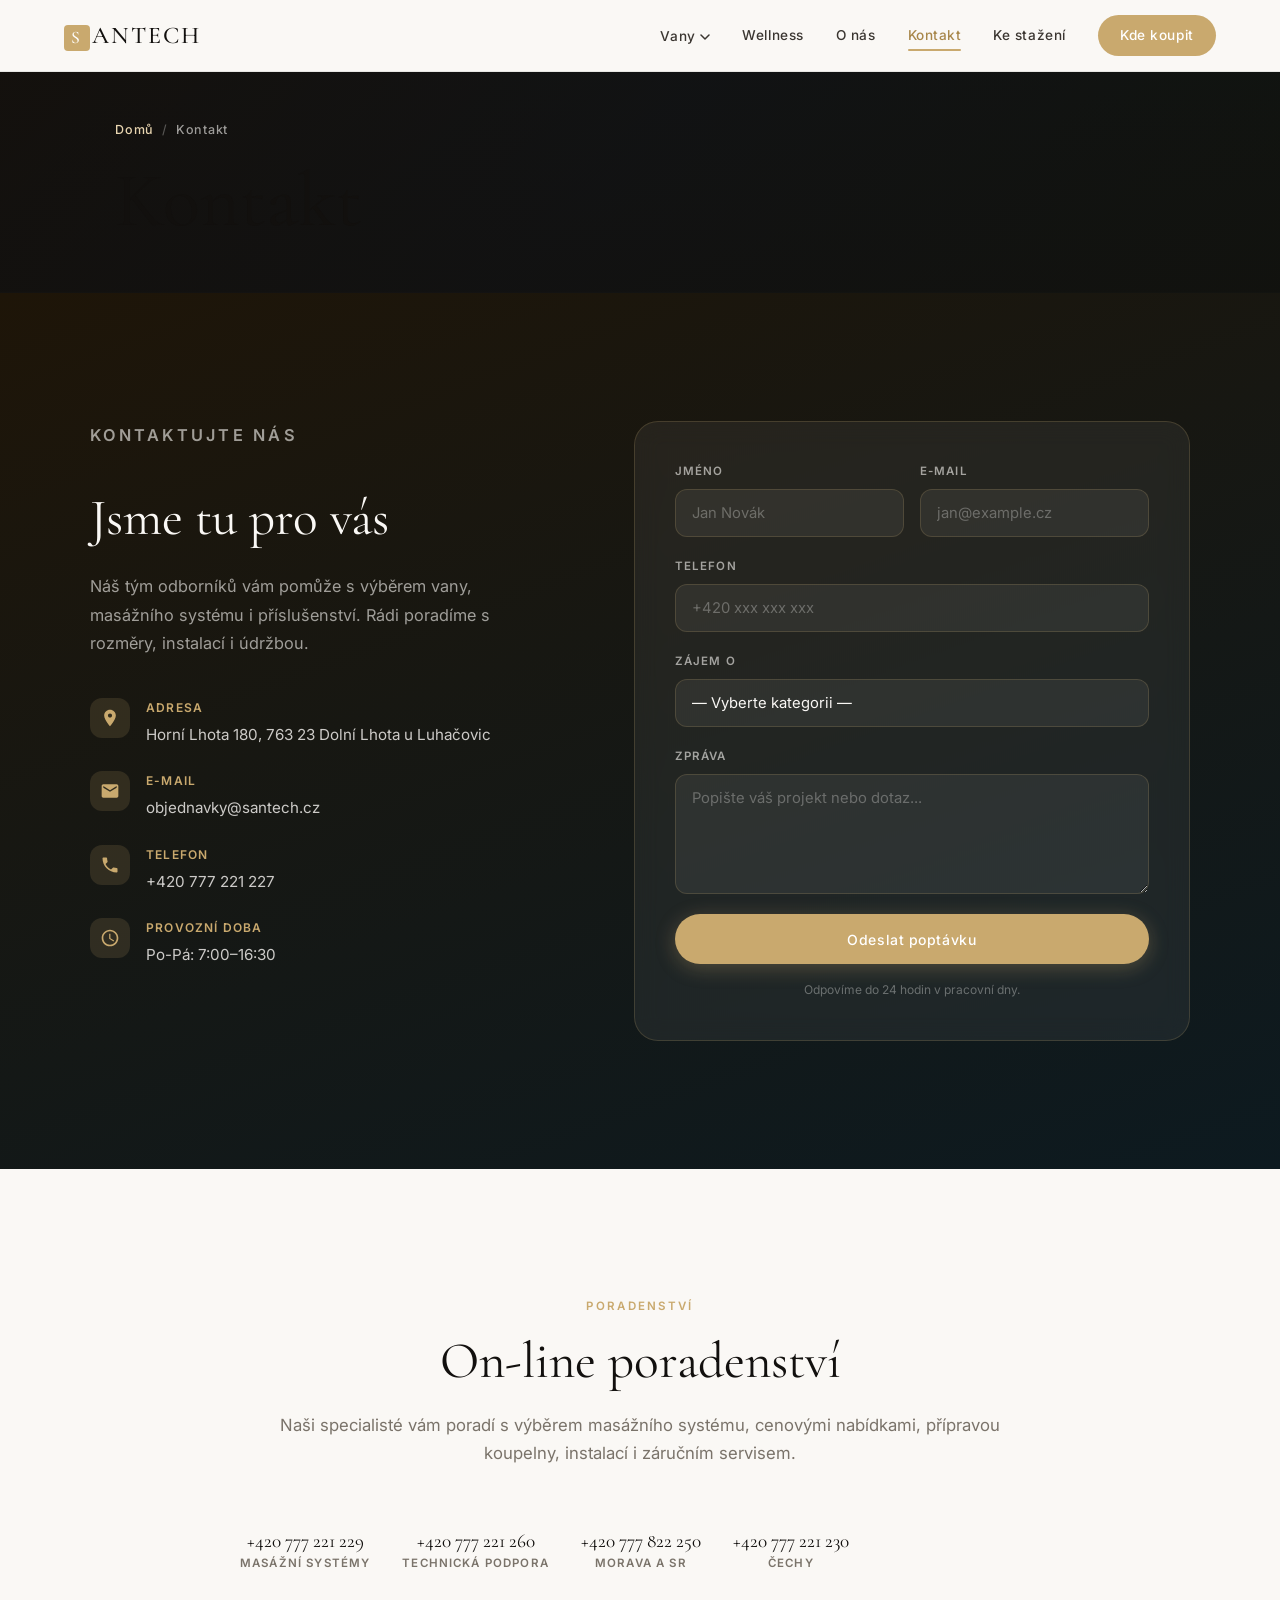
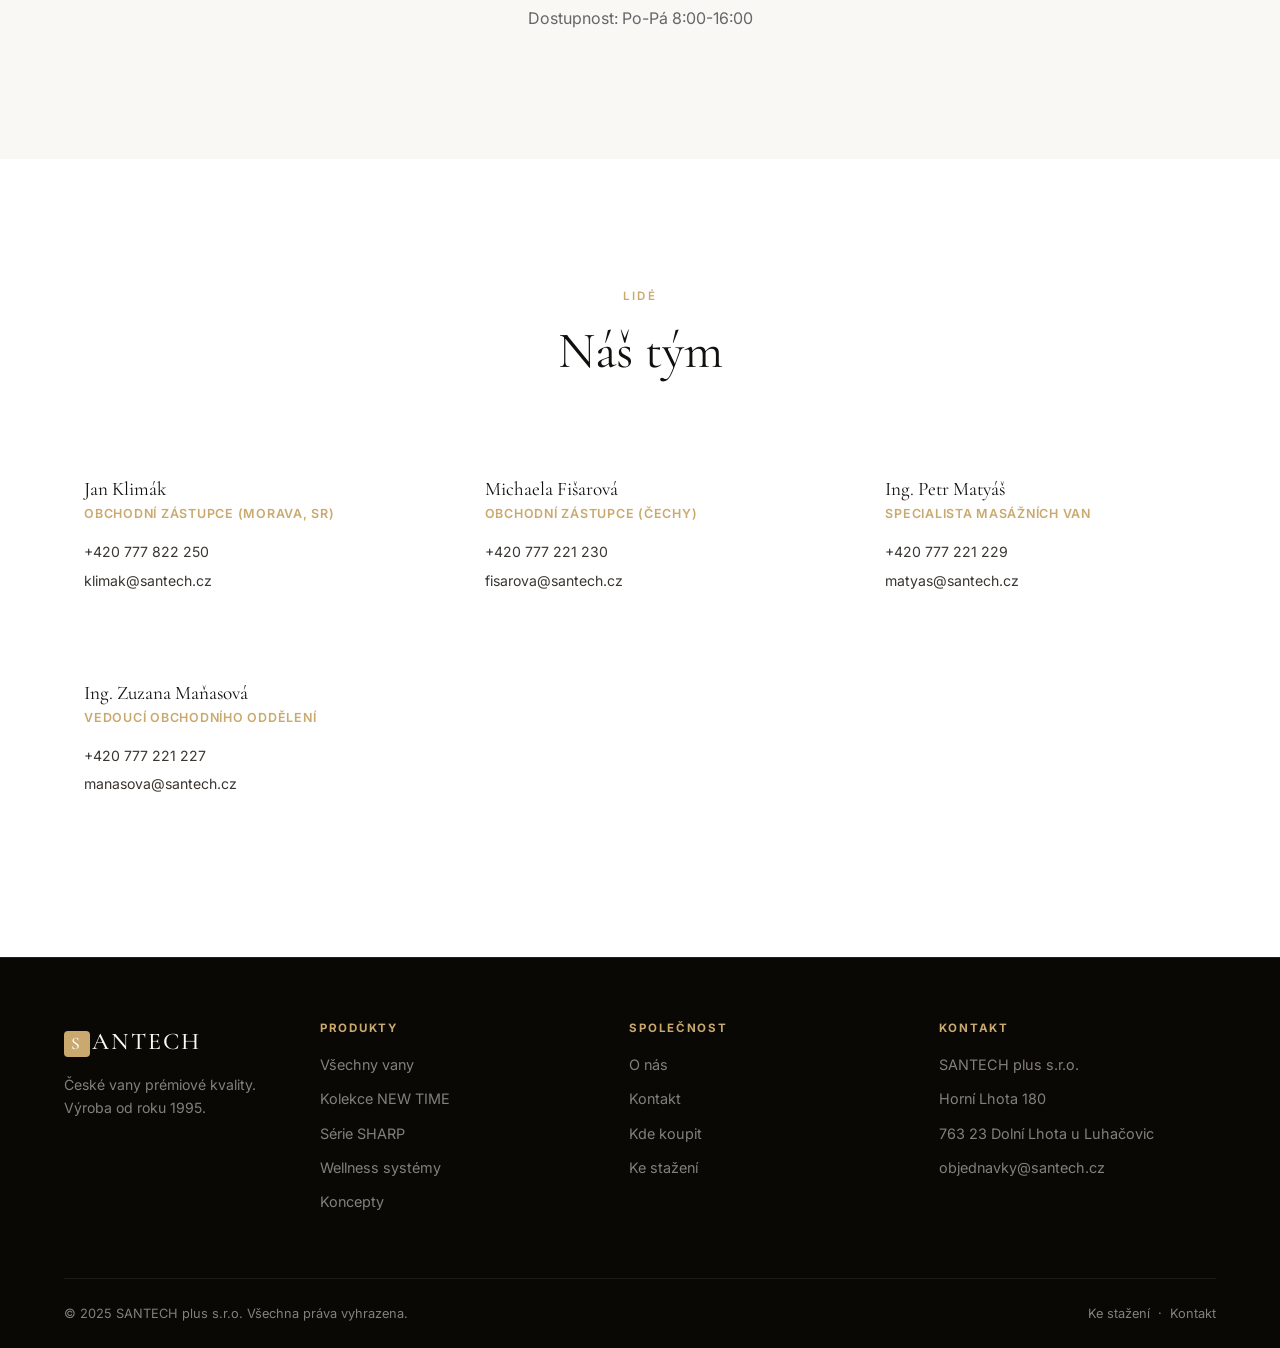
<file: kontakt.html>
<!DOCTYPE html>
<html lang="cs">
<head>
  <meta charset="UTF-8" />
  <meta name="viewport" content="width=device-width, initial-scale=1.0" />
  <title>Kontakt — SANTECH</title>
  <meta name="description" content="Kontaktujte SANTECH plus s.r.o. — poradenství, objednávky a technická podpora. Horní Lhota 180, 763 23 Dolní Lhota u Luhačovic." />
  <link rel="preconnect" href="https://fonts.googleapis.com" />
  <link rel="preconnect" href="https://fonts.gstatic.com" crossorigin />
  <link href="https://fonts.googleapis.com/css2?family=Cormorant+Garamond:ital,wght@0,300;0,400;0,500;0,600;1,300;1,400&family=Inter:wght@300;400;500;600&display=swap" rel="stylesheet" />
  <link rel="stylesheet" href="style.css" />
</head>
<body data-page="kontakt">

  <div id="nav-container"></div>

  <!-- ── PAGE HEADER ─────────────────────────────────────── -->
  <section class="page-header page-header--dark">
    <div class="page-header__overlay"></div>
    <div class="page-header__content">
      <nav class="breadcrumb">
        <a href="index.html" class="breadcrumb__link">Domů</a>
        <span class="breadcrumb__sep">/</span>
        <span class="breadcrumb__current">Kontakt</span>
      </nav>
      <h1>Kontakt</h1>
    </div>
  </section>

  <!-- ── CONTACT SECTION ─────────────────────────────────── -->
  <section class="contact">
    <div class="contact__inner">
      <div class="contact__info">
        <p class="eyebrow eyebrow--light">Kontaktujte nás</p>
        <h2>Jsme tu pro vás</h2>
        <p>Náš tým odborníků vám pomůže s výběrem vany, masážního systému i příslušenství. Rádi poradíme s rozměry, instalací i údržbou.</p>
        <div class="contact-details">
          <div class="contact-detail">
            <div class="contact-detail__icon">
              <svg viewBox="0 0 24 24" fill="none"><path d="M12 2C8.13 2 5 5.13 5 9c0 5.25 7 13 7 13s7-7.75 7-13c0-3.87-3.13-7-7-7zm0 9.5c-1.38 0-2.5-1.12-2.5-2.5s1.12-2.5 2.5-2.5 2.5 1.12 2.5 2.5-1.12 2.5-2.5 2.5z" fill="currentColor"/></svg>
            </div>
            <div>
              <strong>Adresa</strong>
              <span>Horní Lhota 180, 763 23 Dolní Lhota u Luhačovic</span>
            </div>
          </div>
          <div class="contact-detail">
            <div class="contact-detail__icon">
              <svg viewBox="0 0 24 24" fill="none"><path d="M20 4H4c-1.1 0-2 .9-2 2v12c0 1.1.9 2 2 2h16c1.1 0 2-.9 2-2V6c0-1.1-.9-2-2-2zm0 4l-8 5-8-5V6l8 5 8-5v2z" fill="currentColor"/></svg>
            </div>
            <div>
              <strong>E-mail</strong>
              <span>objednavky@santech.cz</span>
            </div>
          </div>
          <div class="contact-detail">
            <div class="contact-detail__icon">
              <svg viewBox="0 0 24 24" fill="none"><path d="M6.62 10.79c1.44 2.83 3.76 5.14 6.59 6.59l2.2-2.2c.27-.27.67-.36 1.02-.24 1.12.37 2.33.57 3.57.57.55 0 1 .45 1 1V20c0 .55-.45 1-1 1-9.39 0-17-7.61-17-17 0-.55.45-1 1-1h3.5c.55 0 1 .45 1 1 0 1.25.2 2.45.57 3.57.11.35.03.74-.25 1.02l-2.2 2.2z" fill="currentColor"/></svg>
            </div>
            <div>
              <strong>Telefon</strong>
              <span>+420 777 221 227</span>
            </div>
          </div>
          <div class="contact-detail">
            <div class="contact-detail__icon">
              <svg viewBox="0 0 24 24" fill="none"><path d="M11.99 2C6.47 2 2 6.48 2 12s4.47 10 9.99 10C17.52 22 22 17.52 22 12S17.52 2 11.99 2zM12 20c-4.42 0-8-3.58-8-8s3.58-8 8-8 8 3.58 8 8-3.58 8-8 8zm.5-13H11v6l5.25 3.15.75-1.23-4.5-2.67V7z" fill="currentColor"/></svg>
            </div>
            <div>
              <strong>Provozní doba</strong>
              <span>Po-Pá: 7:00–16:30</span>
            </div>
          </div>
        </div>
      </div>

      <form class="contact__form" id="contactForm">
        <div class="form-row">
          <div class="form-group">
            <label for="name">Jméno</label>
            <input type="text" id="name" name="name" placeholder="Jan Novák" required />
          </div>
          <div class="form-group">
            <label for="email">E-mail</label>
            <input type="email" id="email" name="email" placeholder="jan@example.cz" required />
          </div>
        </div>
        <div class="form-group">
          <label for="phone">Telefon</label>
          <input type="tel" id="phone" name="phone" placeholder="+420 xxx xxx xxx" />
        </div>
        <div class="form-group">
          <label for="interest">Zájem o</label>
          <select id="interest" name="interest">
            <option value="">— Vyberte kategorii —</option>
            <option>Akrylátové vany</option>
            <option>Masážní vany</option>
            <option>Volně stojící vany – NEW TIME</option>
            <option>Série SHARP</option>
            <option>Rohové vany</option>
            <option>Nízké vany ONE</option>
            <option>Příslušenství</option>
          </select>
        </div>
        <div class="form-group">
          <label for="message">Zpráva</label>
          <textarea id="message" name="message" rows="4" placeholder="Popište váš projekt nebo dotaz..."></textarea>
        </div>
        <button type="submit" class="btn btn--primary btn--full">Odeslat poptávku</button>
        <p class="form-note">Odpovíme do 24 hodin v pracovní dny.</p>
      </form>
    </div>
  </section>

  <!-- ── ONLINE PORADENSTVÍ ──────────────────────────────── -->
  <section class="section--cream">
    <div class="container" style="text-align:center; max-width:800px;">
      <div class="section-header">
        <p class="eyebrow">Poradenství</p>
        <h2>On-line poradenství</h2>
        <p class="section-sub">Naši specialisté vám poradí s výběrem masážního systému, cenovými nabídkami, přípravou koupelny, instalací i záručním servisem.</p>
      </div>
      <div class="about__numbers" style="margin-bottom:2rem;">
        <div class="about-num">
          <span class="about-num__val" style="font-size:1.2rem;">+420 777 221 229</span>
          <span class="about-num__label">Masážní systémy</span>
        </div>
        <div class="about-num">
          <span class="about-num__val" style="font-size:1.2rem;">+420 777 221 260</span>
          <span class="about-num__label">Technická podpora</span>
        </div>
        <div class="about-num">
          <span class="about-num__val" style="font-size:1.2rem;">+420 777 822 250</span>
          <span class="about-num__label">Morava a SR</span>
        </div>
        <div class="about-num">
          <span class="about-num__val" style="font-size:1.2rem;">+420 777 221 230</span>
          <span class="about-num__label">Čechy</span>
        </div>
      </div>
      <p style="color:var(--clr-text-muted, #666);">Dostupnost: Po-Pá 8:00-16:00</p>
    </div>
  </section>

  <!-- ── TEAM ────────────────────────────────────────────── -->
  <section class="section--white">
    <div class="container">
      <div class="section-header">
        <p class="eyebrow">Lidé</p>
        <h2>Náš tým</h2>
      </div>
      <div class="team-grid">
        <div class="team-card reveal">
          <h3 class="team-card__name">Jan Klimák</h3>
          <p class="team-card__role">Obchodní zástupce (Morava, SR)</p>
          <div class="team-card__contact">
            <a href="tel:+420777822250">+420 777 822 250</a>
            <a href="mailto:klimak@santech.cz">klimak@santech.cz</a>
          </div>
        </div>
        <div class="team-card reveal delay-1">
          <h3 class="team-card__name">Michaela Fišarová</h3>
          <p class="team-card__role">Obchodní zástupce (Čechy)</p>
          <div class="team-card__contact">
            <a href="tel:+420777221230">+420 777 221 230</a>
            <a href="mailto:fisarova@santech.cz">fisarova@santech.cz</a>
          </div>
        </div>
        <div class="team-card reveal delay-2">
          <h3 class="team-card__name">Ing. Petr Matyáš</h3>
          <p class="team-card__role">Specialista masážních van</p>
          <div class="team-card__contact">
            <a href="tel:+420777221229">+420 777 221 229</a>
            <a href="mailto:matyas@santech.cz">matyas@santech.cz</a>
          </div>
        </div>
        <div class="team-card reveal delay-3">
          <h3 class="team-card__name">Ing. Zuzana Maňasová</h3>
          <p class="team-card__role">Vedoucí obchodního oddělení</p>
          <div class="team-card__contact">
            <a href="tel:+420777221227">+420 777 221 227</a>
            <a href="mailto:manasova@santech.cz">manasova@santech.cz</a>
          </div>
        </div>
      </div>
    </div>
  </section>

  <div id="footer-container"></div>

  <script src="components.js"></script>
  <script src="main.js"></script>
</body>
</html>
</file>
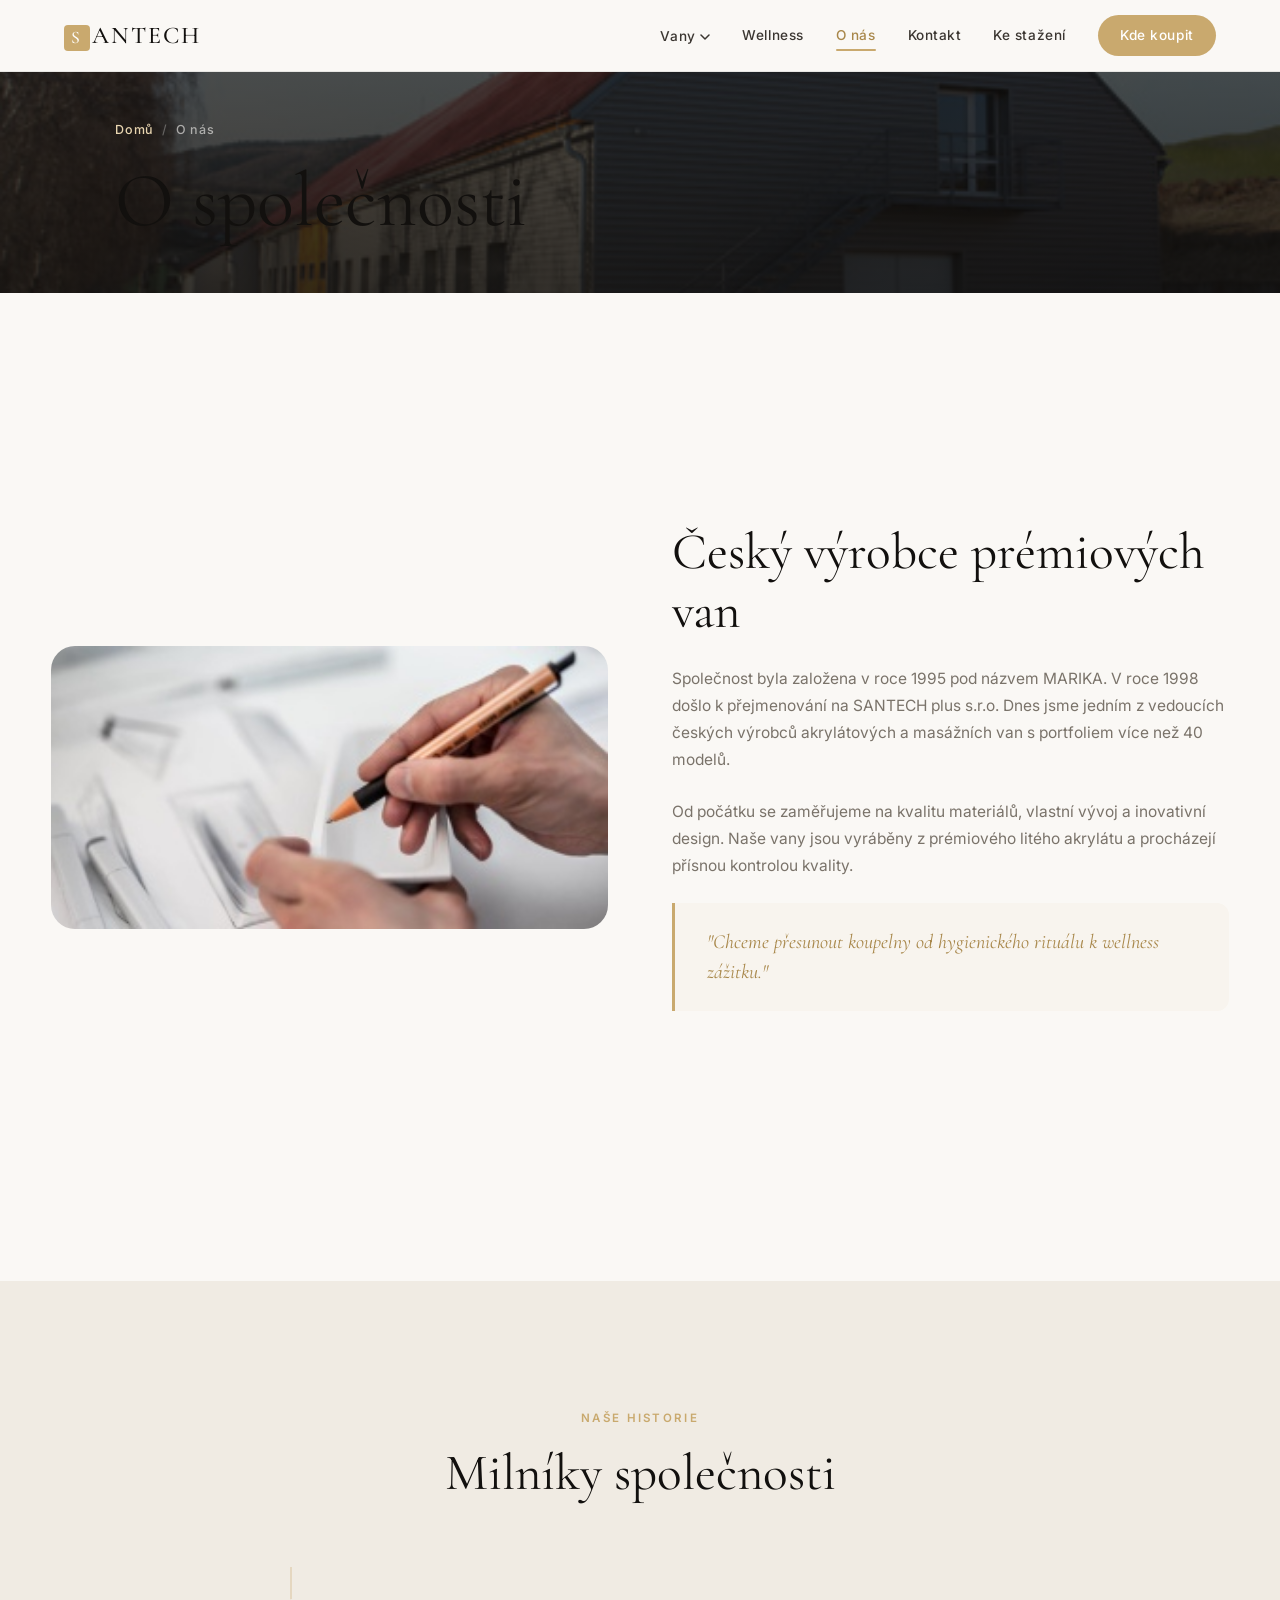
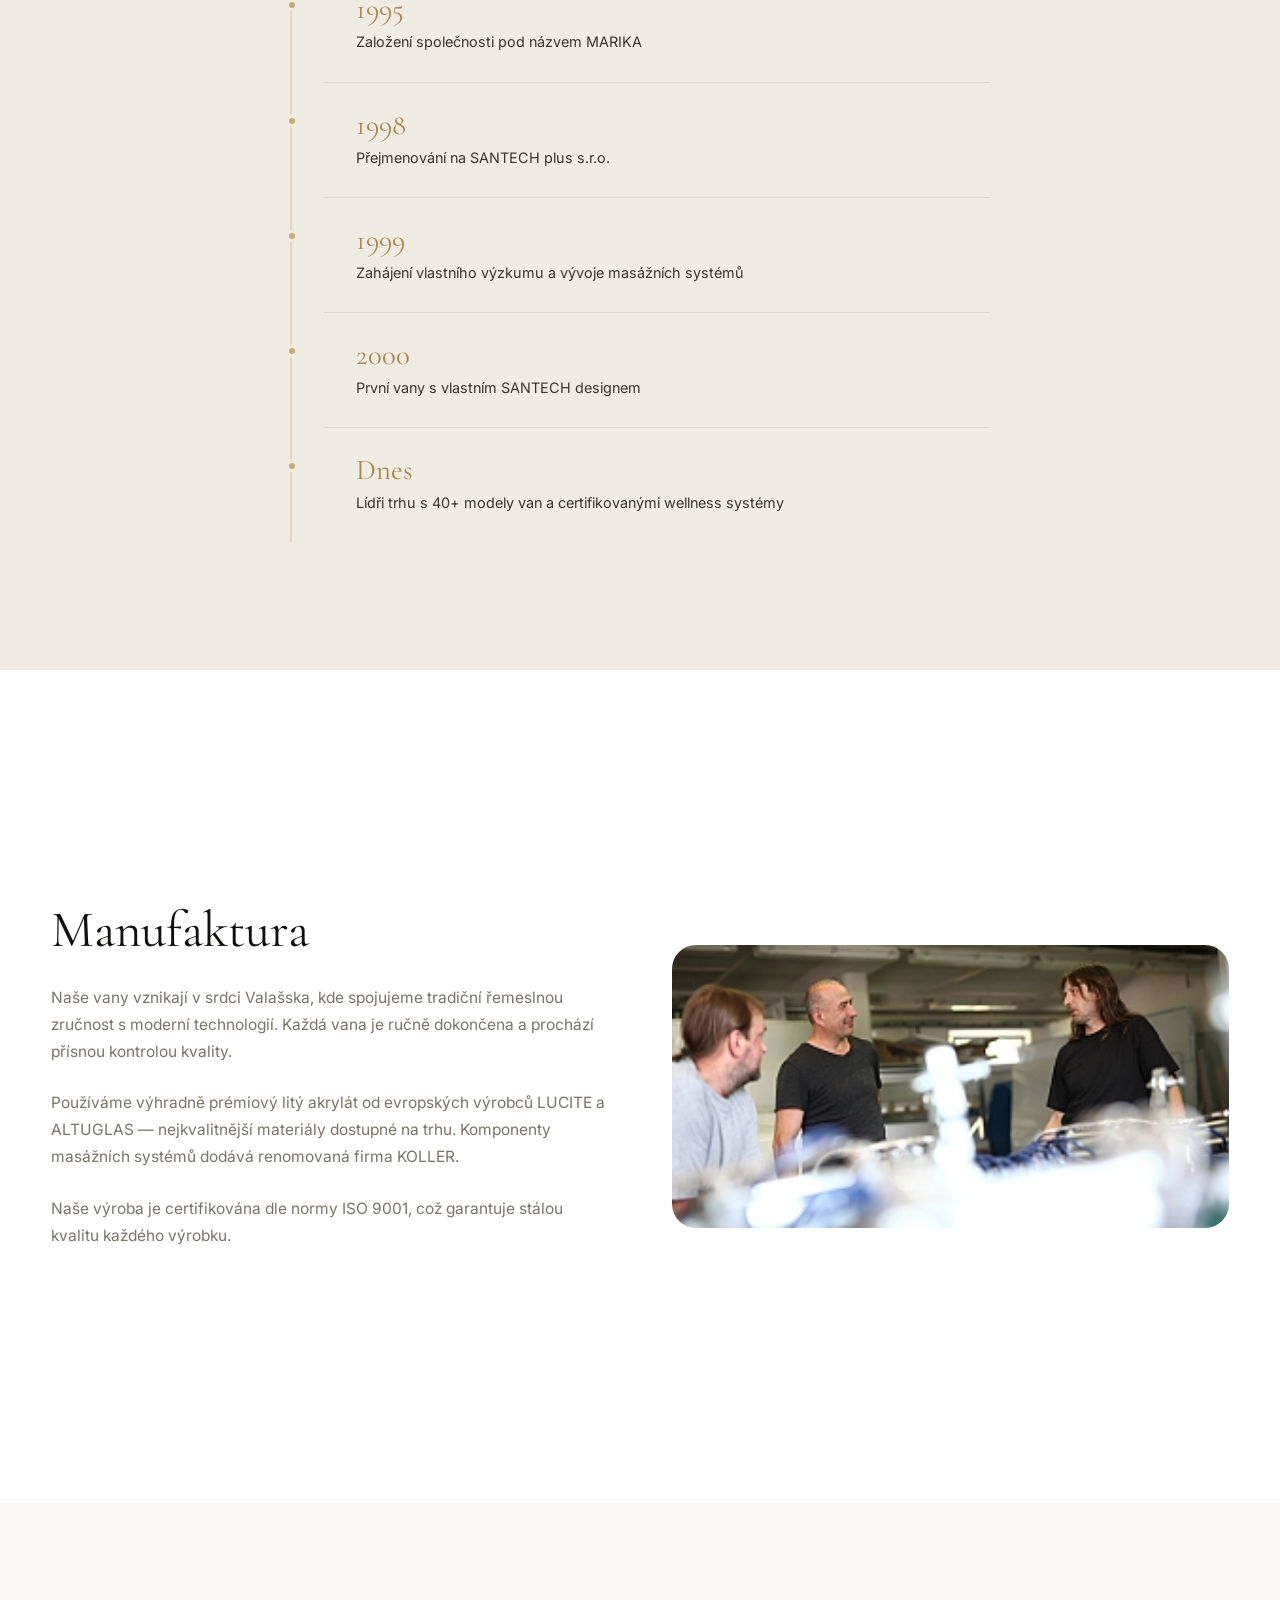
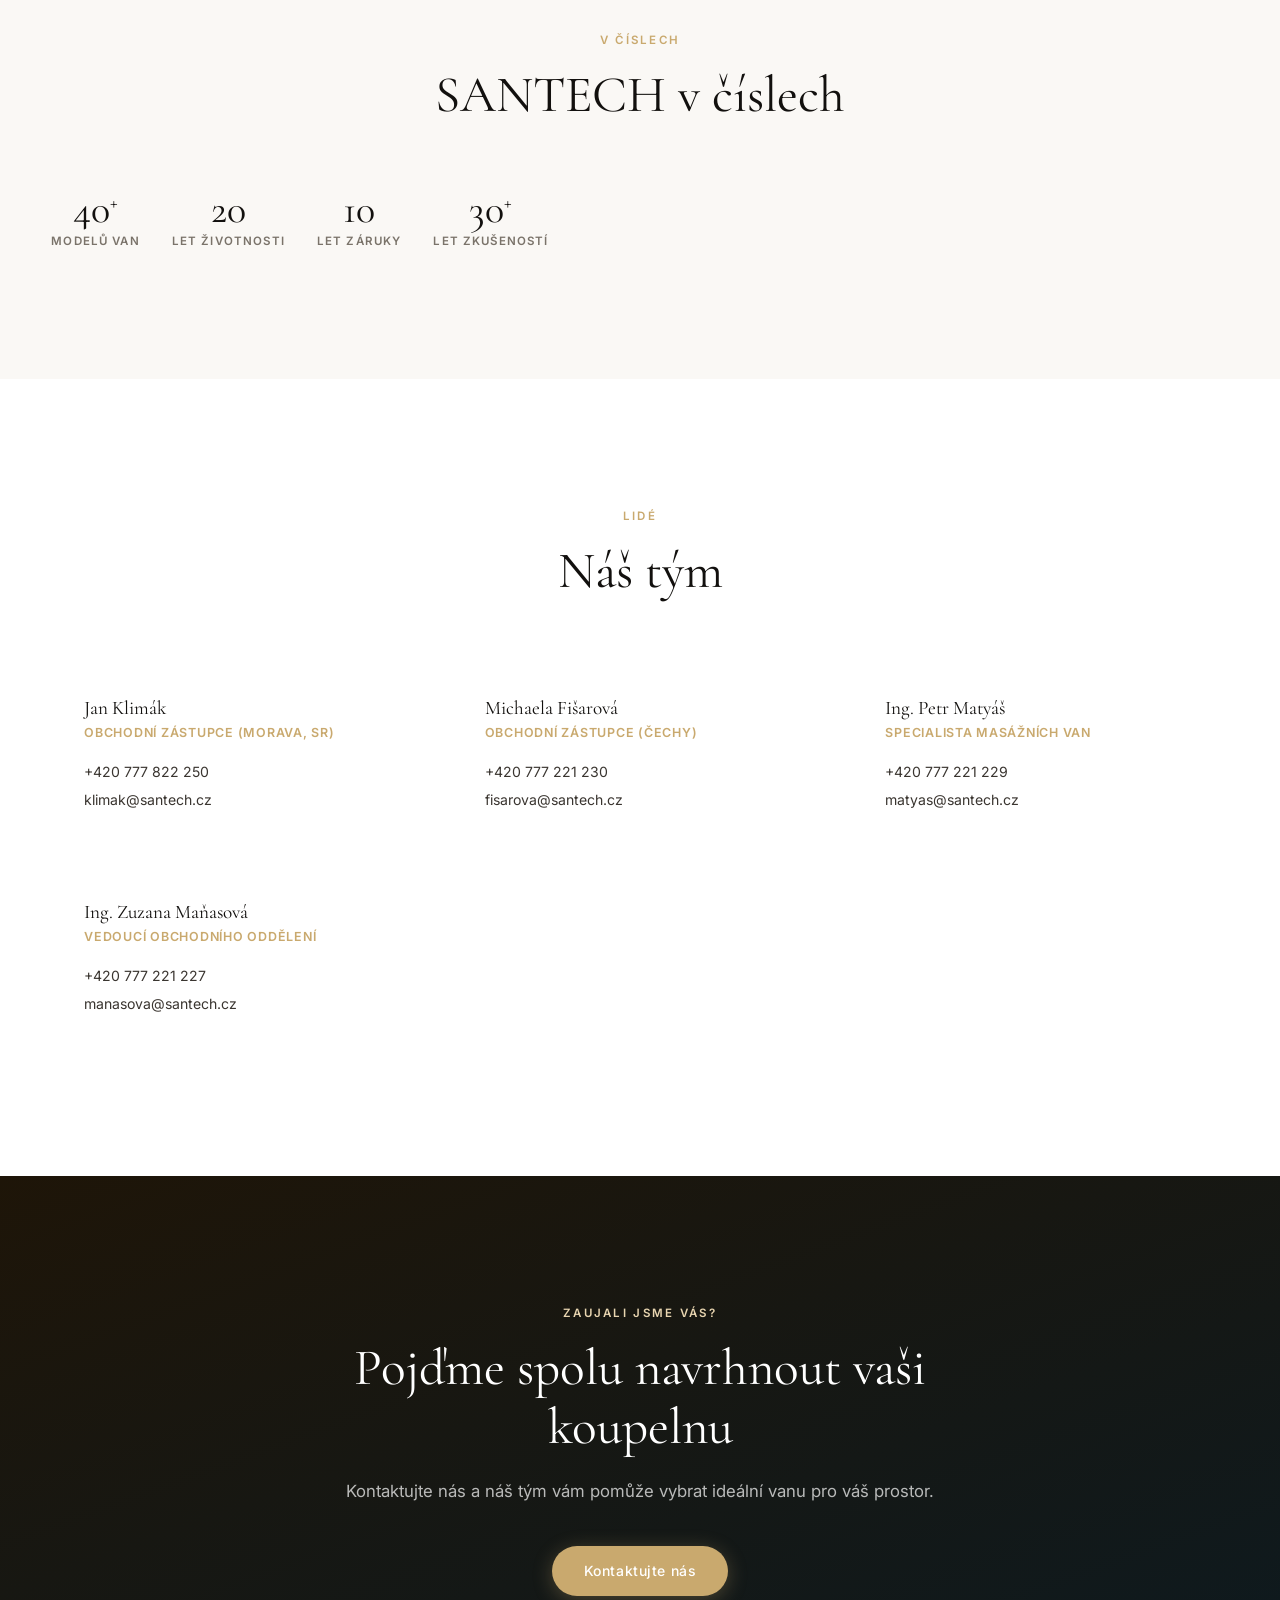
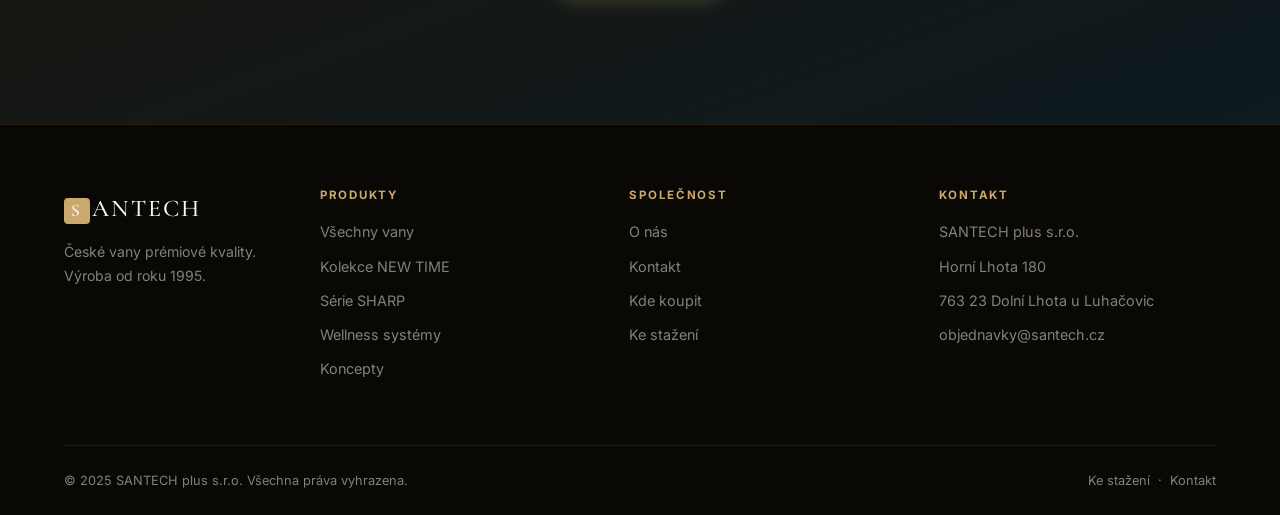
<file: o-nas.html>
<!DOCTYPE html>
<html lang="cs">
<head>
  <meta charset="UTF-8" />
  <meta name="viewport" content="width=device-width, initial-scale=1.0" />
  <title>O společnosti — SANTECH</title>
  <meta name="description" content="SANTECH plus s.r.o. — český výrobce prémiových van od roku 1995. Více než 40 modelů, vlastní vývoj, výroba z prémiového akrylátu." />
  <link rel="preconnect" href="https://fonts.googleapis.com" />
  <link rel="preconnect" href="https://fonts.gstatic.com" crossorigin />
  <link href="https://fonts.googleapis.com/css2?family=Cormorant+Garamond:ital,wght@0,300;0,400;0,500;0,600;1,300;1,400&family=Inter:wght@300;400;500;600&display=swap" rel="stylesheet" />
  <link rel="stylesheet" href="style.css" />
</head>
<body data-page="o-nas">

  <div id="nav-container"></div>

  <!-- ── PAGE HEADER ─────────────────────────────────────── -->
  <section class="page-header" style="background-image:url('data/images/company/building.jpg')">
    <div class="page-header__overlay"></div>
    <div class="page-header__content">
      <nav class="breadcrumb">
        <a href="index.html" class="breadcrumb__link">Domů</a>
        <span class="breadcrumb__sep">/</span>
        <span class="breadcrumb__current">O nás</span>
      </nav>
      <h1>O společnosti</h1>
    </div>
  </section>

  <!-- ── INTRO ───────────────────────────────────────────── -->
  <section class="section--cream">
    <div class="container">
      <div class="feature-split">
        <div class="feature-split__img">
          <img src="data/images/company/santech_design.jpg" alt="SANTECH design studio" loading="lazy" />
        </div>
        <div class="feature-split__body">
          <h2>Český výrobce prémiových van</h2>
          <p>Společnost byla založena v roce 1995 pod názvem MARIKA. V roce 1998 došlo k přejmenování na SANTECH plus s.r.o. Dnes jsme jedním z vedoucích českých výrobců akrylátových a masážních van s portfoliem více než 40 modelů.</p>
          <p>Od počátku se zaměřujeme na kvalitu materiálů, vlastní vývoj a inovativní design. Naše vany jsou vyráběny z prémiového litého akrylátu a procházejí přísnou kontrolou kvality.</p>
          <blockquote class="about__quote">
            "Chceme přesunout koupelny od hygienického rituálu k wellness zážitku."
          </blockquote>
        </div>
      </div>
    </div>
  </section>

  <!-- ── TIMELINE ────────────────────────────────────────── -->
  <section class="section--cream-dark">
    <div class="container" style="max-width:700px;">
      <div class="section-header">
        <p class="eyebrow">Naše historie</p>
        <h2>Milníky společnosti</h2>
      </div>
      <div class="about__timeline">
        <div class="timeline-item reveal">
          <div class="timeline-year">1995</div>
          <div class="timeline-text">Založení společnosti pod názvem MARIKA</div>
        </div>
        <div class="timeline-item reveal delay-1">
          <div class="timeline-year">1998</div>
          <div class="timeline-text">Přejmenování na SANTECH plus s.r.o.</div>
        </div>
        <div class="timeline-item reveal delay-2">
          <div class="timeline-year">1999</div>
          <div class="timeline-text">Zahájení vlastního výzkumu a vývoje masážních systémů</div>
        </div>
        <div class="timeline-item reveal delay-3">
          <div class="timeline-year">2000</div>
          <div class="timeline-text">První vany s vlastním SANTECH designem</div>
        </div>
        <div class="timeline-item reveal delay-4">
          <div class="timeline-year">Dnes</div>
          <div class="timeline-text">Lídři trhu s 40+ modely van a certifikovanými wellness systémy</div>
        </div>
      </div>
    </div>
  </section>

  <!-- ── MANUFAKTURA ─────────────────────────────────────── -->
  <section class="section--white">
    <div class="container">
      <div class="feature-split feature-split--reverse">
        <div class="feature-split__img">
          <img src="data/images/company/manufaktura.jpg" alt="Výroba SANTECH — manufaktura" loading="lazy" />
        </div>
        <div class="feature-split__body">
          <h2>Manufaktura</h2>
          <p>Naše vany vznikají v srdci Valašska, kde spojujeme tradiční řemeslnou zručnost s moderní technologií. Každá vana je ručně dokončena a prochází přísnou kontrolou kvality.</p>
          <p>Používáme výhradně prémiový litý akrylát od evropských výrobců LUCITE a ALTUGLAS — nejkvalitnější materiály dostupné na trhu. Komponenty masážních systémů dodává renomovaná firma KOLLER.</p>
          <p>Naše výroba je certifikována dle normy ISO 9001, což garantuje stálou kvalitu každého výrobku.</p>
        </div>
      </div>
    </div>
  </section>

  <!-- ── NUMBERS ─────────────────────────────────────────── -->
  <section class="section--cream">
    <div class="container" style="text-align:center;">
      <div class="section-header">
        <p class="eyebrow">V číslech</p>
        <h2>SANTECH v číslech</h2>
      </div>
      <div class="about__numbers">
        <div class="about-num">
          <span class="about-num__val">40<sup>+</sup></span>
          <span class="about-num__label">modelů van</span>
        </div>
        <div class="about-num">
          <span class="about-num__val">20</span>
          <span class="about-num__label">let životnosti</span>
        </div>
        <div class="about-num">
          <span class="about-num__val">10</span>
          <span class="about-num__label">let záruky</span>
        </div>
        <div class="about-num">
          <span class="about-num__val">30<sup>+</sup></span>
          <span class="about-num__label">let zkušeností</span>
        </div>
      </div>
    </div>
  </section>

  <!-- ── TEAM ────────────────────────────────────────────── -->
  <section class="section--white">
    <div class="container">
      <div class="section-header">
        <p class="eyebrow">Lidé</p>
        <h2>Náš tým</h2>
      </div>
      <div class="team-grid">
        <div class="team-card reveal">
          <h3 class="team-card__name">Jan Klimák</h3>
          <p class="team-card__role">Obchodní zástupce (Morava, SR)</p>
          <div class="team-card__contact">
            <a href="tel:+420777822250">+420 777 822 250</a>
            <a href="mailto:klimak@santech.cz">klimak@santech.cz</a>
          </div>
        </div>
        <div class="team-card reveal delay-1">
          <h3 class="team-card__name">Michaela Fišarová</h3>
          <p class="team-card__role">Obchodní zástupce (Čechy)</p>
          <div class="team-card__contact">
            <a href="tel:+420777221230">+420 777 221 230</a>
            <a href="mailto:fisarova@santech.cz">fisarova@santech.cz</a>
          </div>
        </div>
        <div class="team-card reveal delay-2">
          <h3 class="team-card__name">Ing. Petr Matyáš</h3>
          <p class="team-card__role">Specialista masážních van</p>
          <div class="team-card__contact">
            <a href="tel:+420777221229">+420 777 221 229</a>
            <a href="mailto:matyas@santech.cz">matyas@santech.cz</a>
          </div>
        </div>
        <div class="team-card reveal delay-3">
          <h3 class="team-card__name">Ing. Zuzana Maňasová</h3>
          <p class="team-card__role">Vedoucí obchodního oddělení</p>
          <div class="team-card__contact">
            <a href="tel:+420777221227">+420 777 221 227</a>
            <a href="mailto:manasova@santech.cz">manasova@santech.cz</a>
          </div>
        </div>
      </div>
    </div>
  </section>

  <!-- ── CTA ─────────────────────────────────────────────── -->
  <section class="section--dark">
    <div class="container" style="text-align:center; max-width:700px;">
      <p class="eyebrow eyebrow--light">Zaujali jsme vás?</p>
      <h2 style="color:#fff;">Pojďme spolu navrhnout vaši koupelnu</h2>
      <p class="section-sub" style="color:rgba(255,255,255,.7); margin-bottom:2.5rem;">Kontaktujte nás a náš tým vám pomůže vybrat ideální vanu pro váš prostor.</p>
      <a href="kontakt.html" class="btn btn--primary">Kontaktujte nás</a>
    </div>
  </section>

  <div id="footer-container"></div>

  <script src="components.js"></script>
  <script src="main.js"></script>
</body>
</html>
</file>
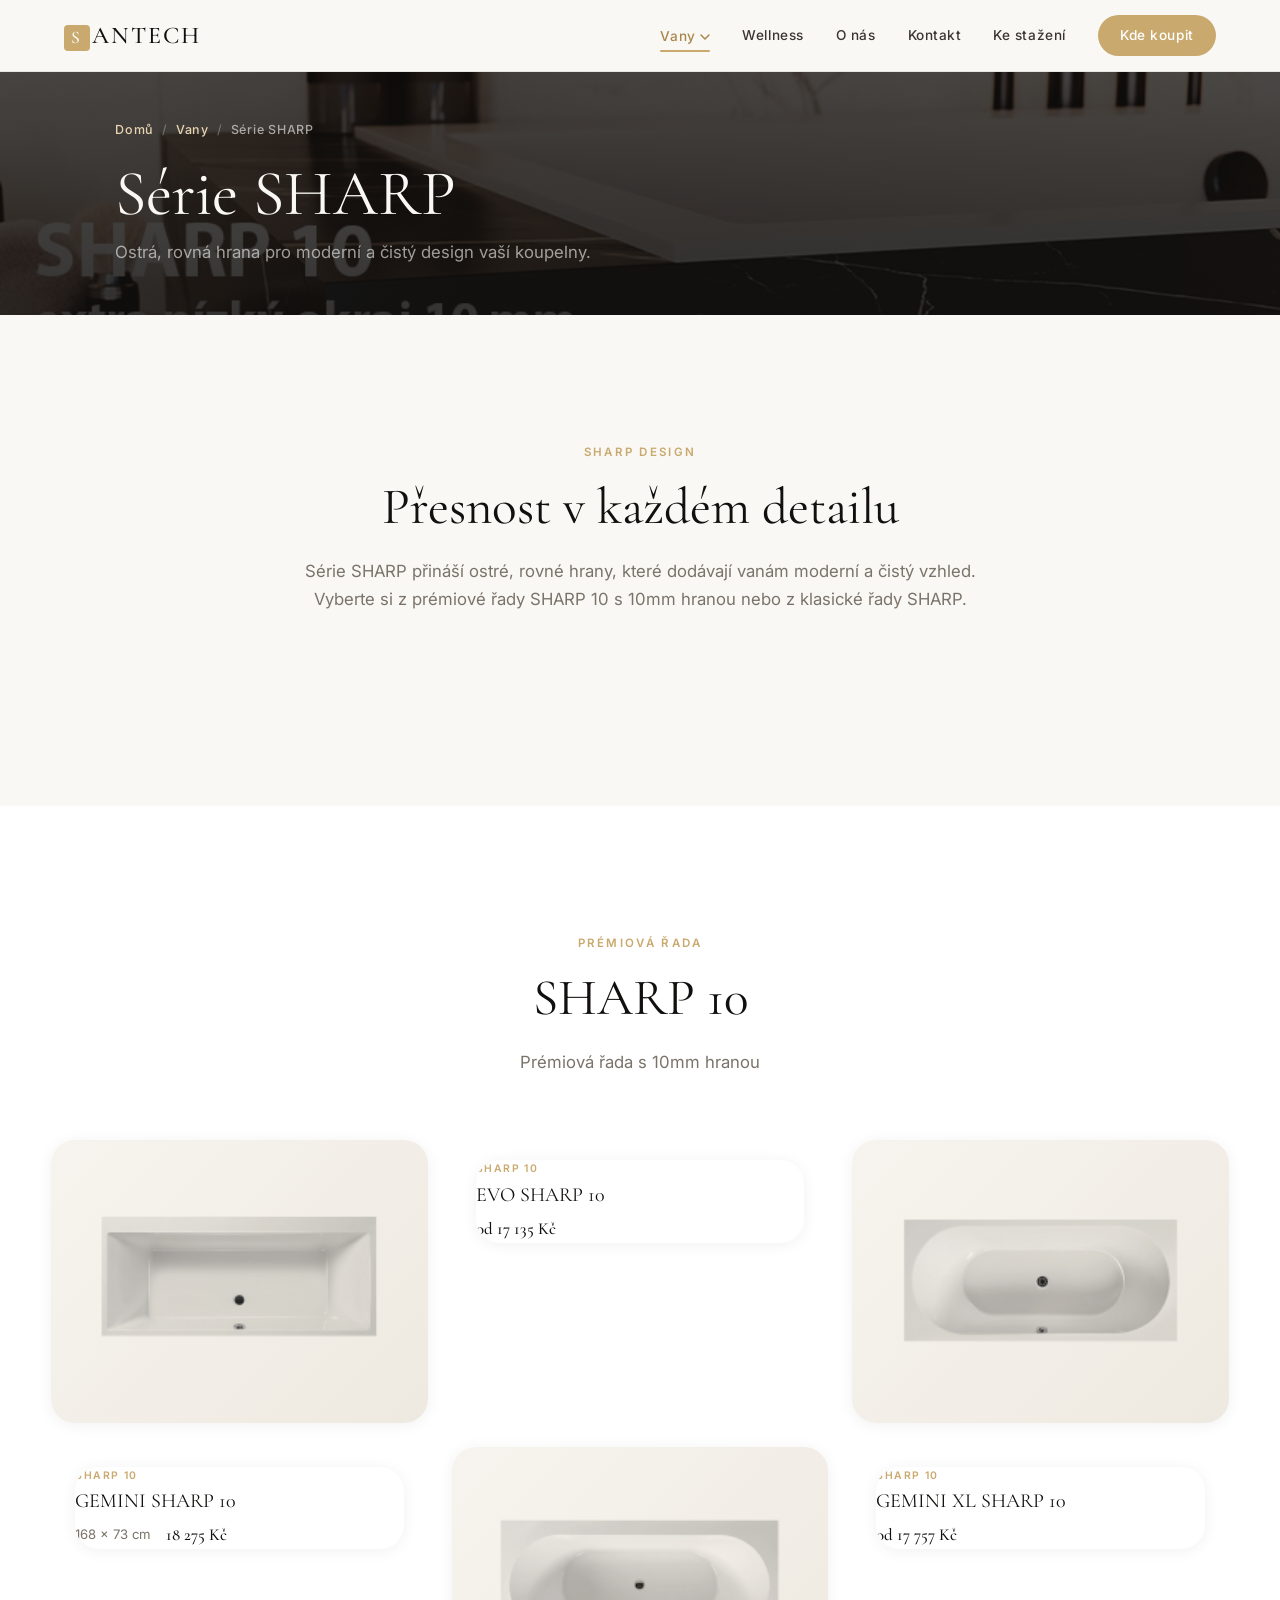
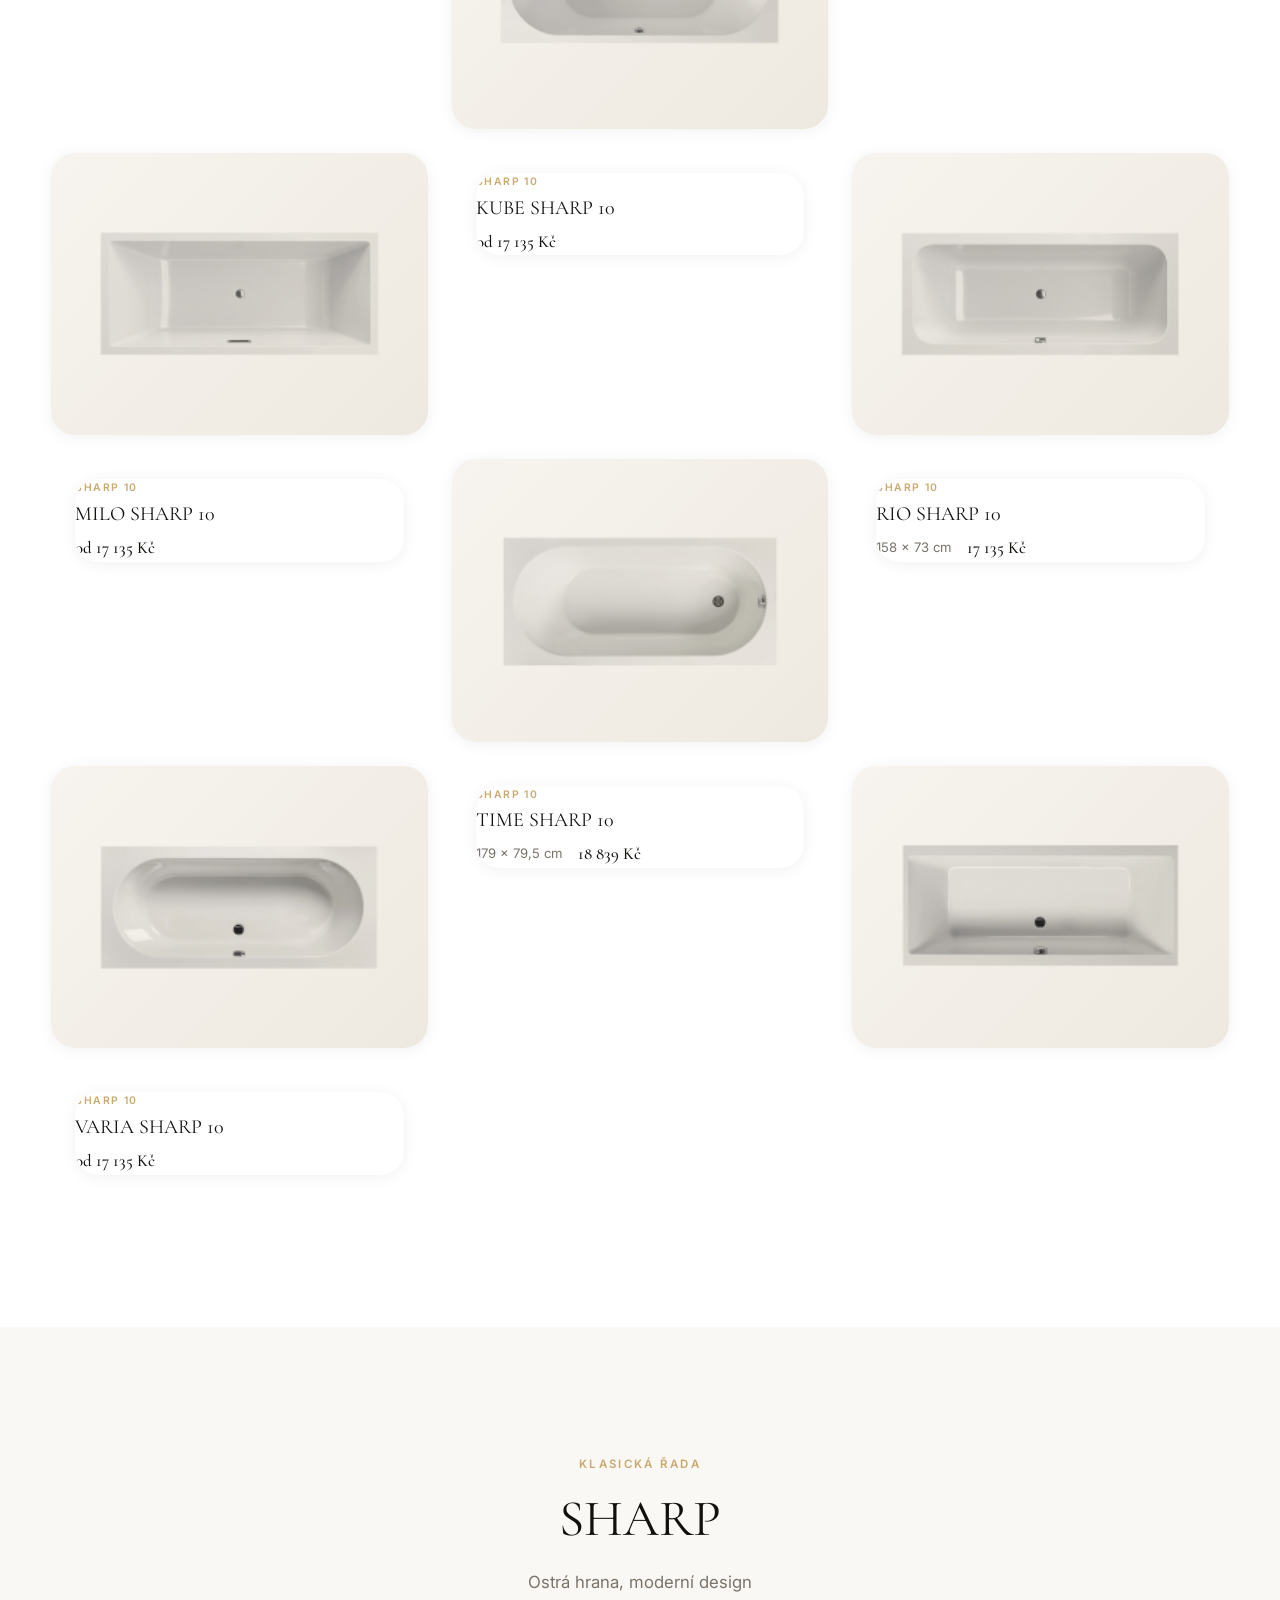
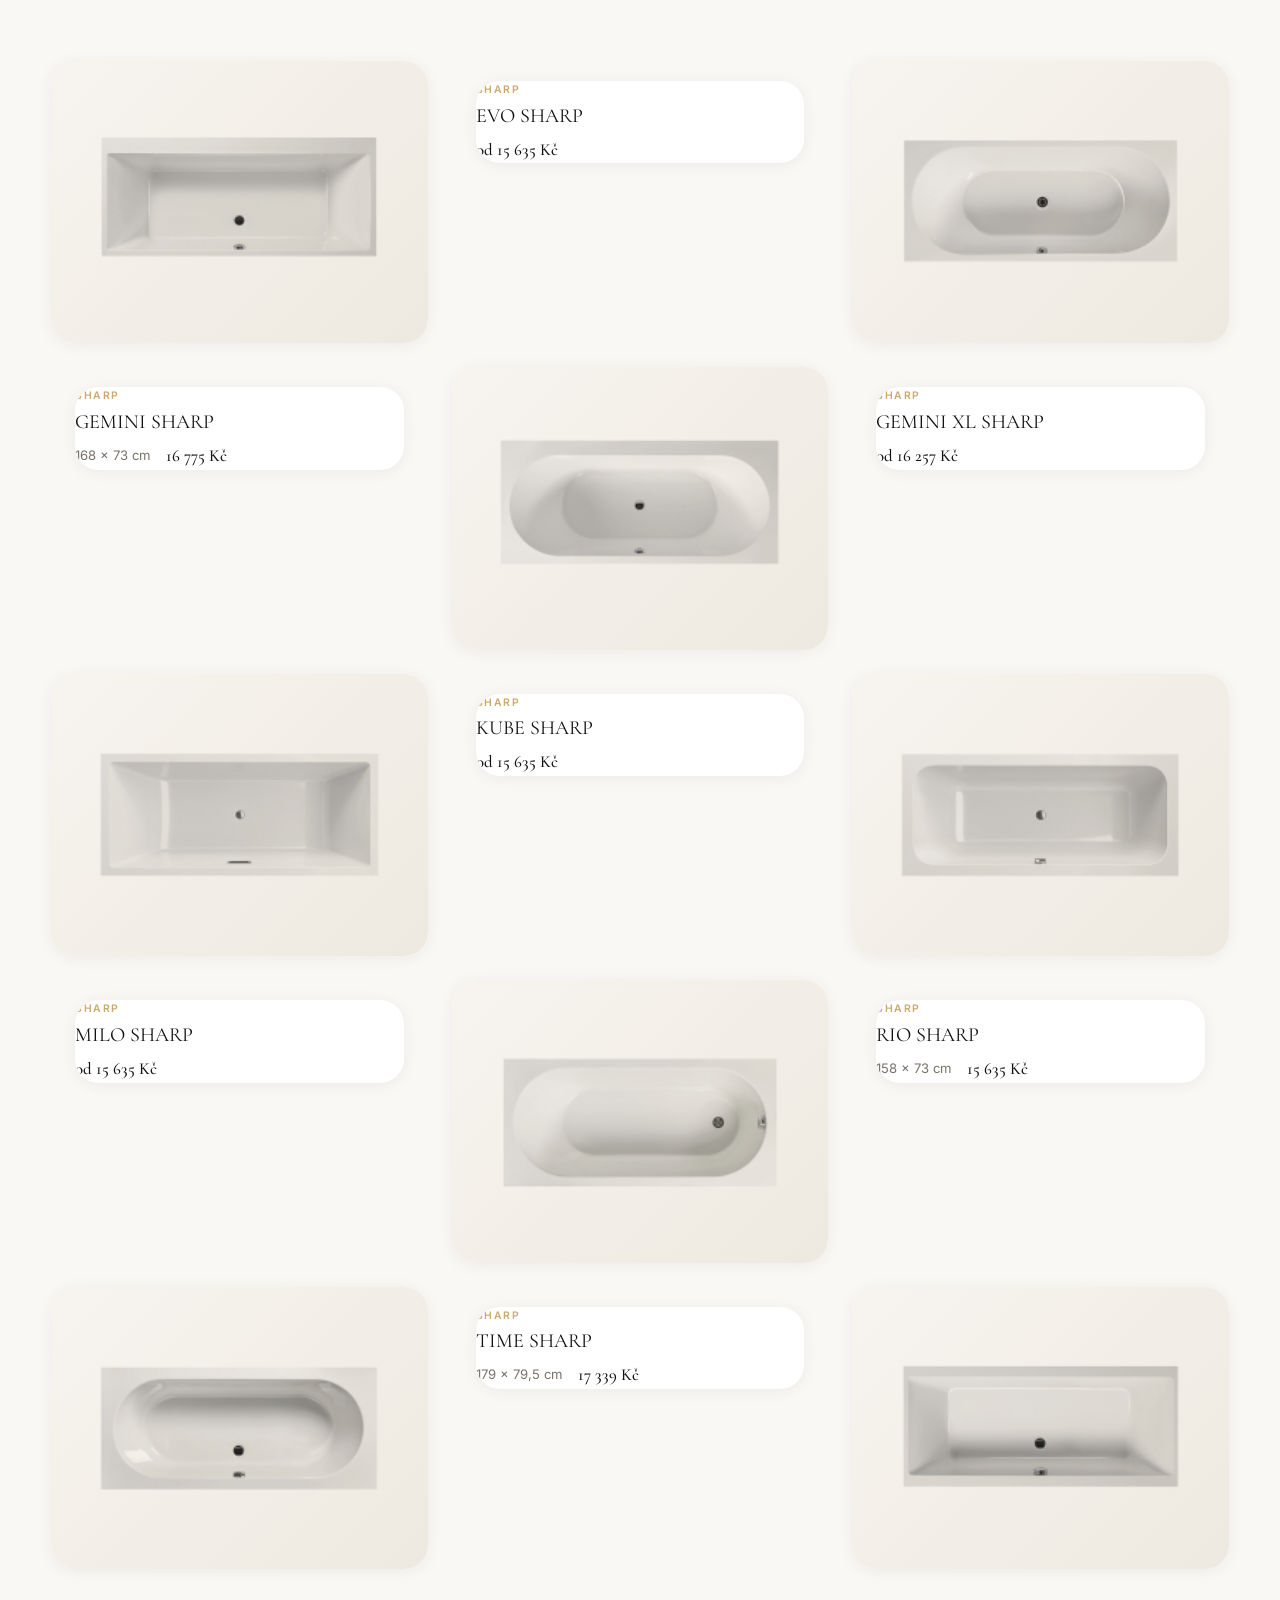
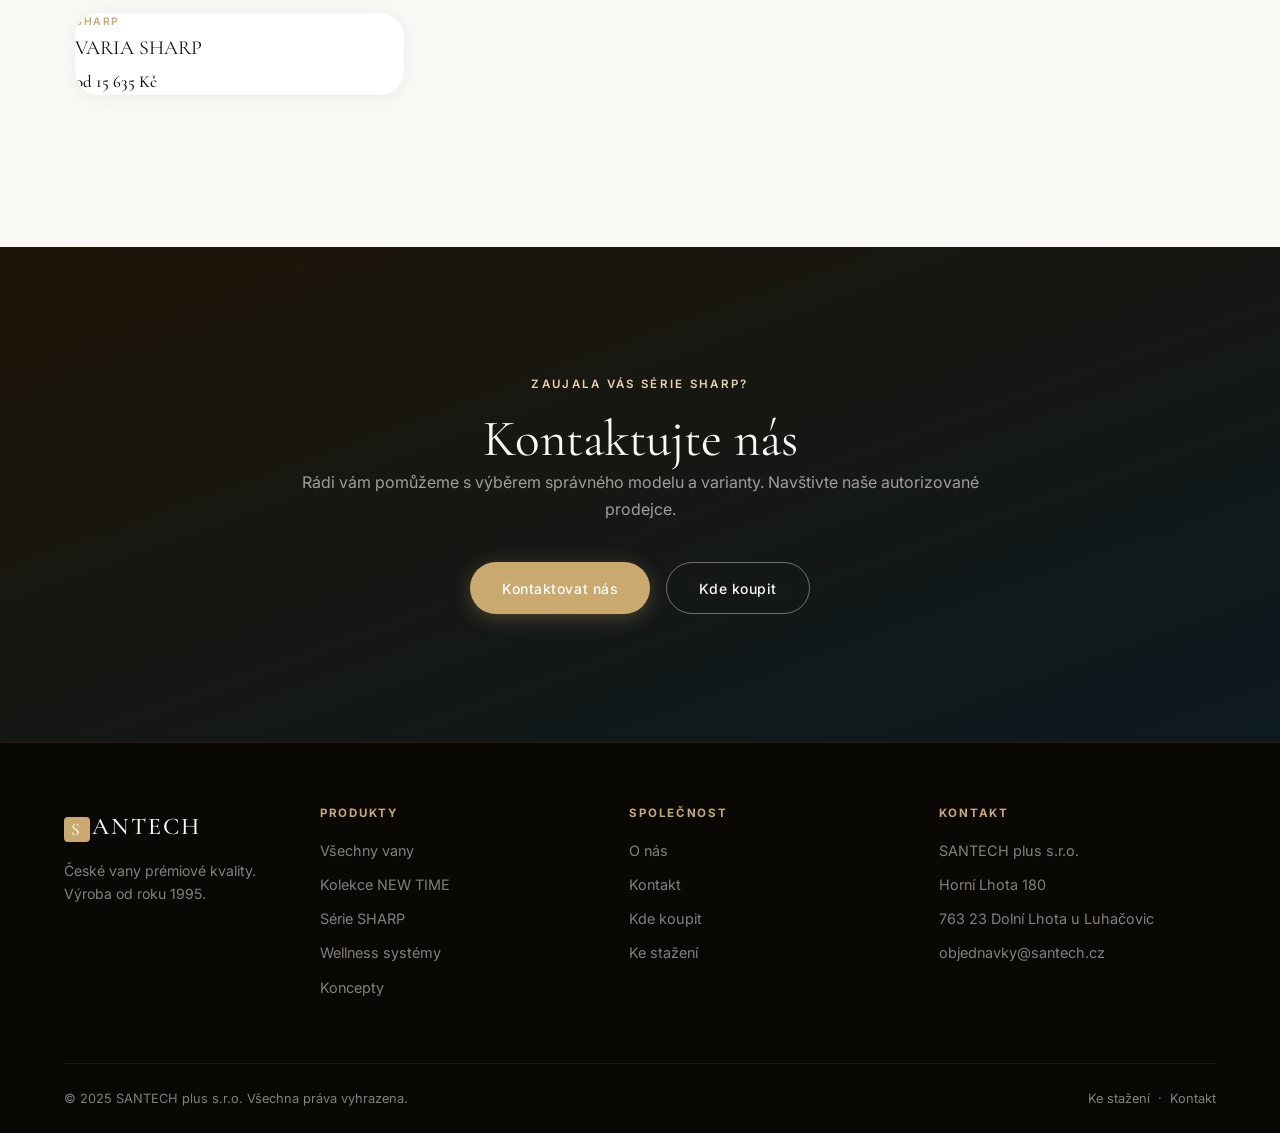
<file: serie-sharp.html>
<!DOCTYPE html>
<html lang="cs">
<head>
  <meta charset="UTF-8" />
  <meta name="viewport" content="width=device-width, initial-scale=1.0" />
  <title>Série SHARP — SANTECH</title>
  <meta name="description" content="Série SHARP od SANTECH — ostrá, rovná hrana pro moderní a čistý design koupelny. Verze SHARP 10 a SHARP." />
  <link rel="preconnect" href="https://fonts.googleapis.com" />
  <link rel="preconnect" href="https://fonts.gstatic.com" crossorigin />
  <link href="https://fonts.googleapis.com/css2?family=Cormorant+Garamond:ital,wght@0,300;0,400;0,500;0,600;1,300;1,400&family=Inter:wght@300;400;500;600&display=swap" rel="stylesheet" />
  <link rel="stylesheet" href="style.css" />
</head>
<body data-page="serie-sharp">

  <div id="nav-container"></div>

  <section class="page-header" style="background-image: url('data/images/banners/sharp10_banner.jpg')">
    <div class="page-header__overlay"></div>
    <div class="page-header__content">
      <nav class="breadcrumb">
        <a href="index.html" class="breadcrumb__link">Domů</a>
        <span class="breadcrumb__sep">/</span>
        <a href="vany.html" class="breadcrumb__link">Vany</a>
        <span class="breadcrumb__sep">/</span>
        <span class="breadcrumb__current">Série SHARP</span>
      </nav>
      <h1 class="page-header__title">Série SHARP</h1>
      <p class="page-header__sub">Ostrá, rovná hrana pro moderní a čistý design vaší koupelny.</p>
    </div>
  </section>

  <!-- Intro -->
  <section class="section--cream">
    <div class="container">
      <div class="section-header">
        <p class="eyebrow">Sharp Design</p>
        <h2>Přesnost v každém detailu</h2>
        <p class="section-sub">Série SHARP přináší ostré, rovné hrany, které dodávají vanám moderní a čistý vzhled. Vyberte si z prémiové řady SHARP 10 s 10mm hranou nebo z klasické řady SHARP.</p>
      </div>
    </div>
  </section>

  <!-- SHARP 10 -->
  <section class="section--white">
    <div class="container">
      <div class="section-header">
        <p class="eyebrow">Prémiová řada</p>
        <h2>SHARP 10</h2>
        <p class="section-sub">Prémiová řada s 10mm hranou</p>
      </div>
      <div class="pgrid">

        <a class="pcard" href="vana/index.html?slug=evo-sharp10">
          <div class="pcard__visual">
            <img src="data/images/sharp10/evo_sharp10.jpg" alt="EVO SHARP 10" loading="lazy" />
          </div>
          <div class="pcard__body">
            <span class="pcard__cat">Sharp 10</span>
            <h3 class="pcard__name">EVO SHARP 10</h3>
            <div class="pcard__meta">
              <span class="pcard__price">od 17 135 Kč</span>
            </div>
          </a>
        </div>

        <a class="pcard" href="vana/index.html?slug=gemini-sharp10">
          <div class="pcard__visual">
            <img src="data/images/sharp10/gemini_sharp10.jpg" alt="GEMINI SHARP 10" loading="lazy" />
          </div>
          <div class="pcard__body">
            <span class="pcard__cat">Sharp 10</span>
            <h3 class="pcard__name">GEMINI SHARP 10</h3>
            <div class="pcard__meta">
              <span class="pcard__dims">168 × 73 cm</span>
              <span class="pcard__price">18 275 Kč</span>
            </div>
          </a>
        </div>

        <a class="pcard" href="vana/index.html?slug=gemini-xl-sharp10">
          <div class="pcard__visual">
            <img src="data/images/sharp10/gemini_xl_sharp10.jpg" alt="GEMINI XL SHARP 10" loading="lazy" />
          </div>
          <div class="pcard__body">
            <span class="pcard__cat">Sharp 10</span>
            <h3 class="pcard__name">GEMINI XL SHARP 10</h3>
            <div class="pcard__meta">
              <span class="pcard__price">od 17 757 Kč</span>
            </div>
          </a>
        </div>

        <a class="pcard" href="vana/index.html?slug=kube-sharp10">
          <div class="pcard__visual">
            <img src="data/images/sharp10/kube_sharp10.jpg" alt="KUBE SHARP 10" loading="lazy" />
          </div>
          <div class="pcard__body">
            <span class="pcard__cat">Sharp 10</span>
            <h3 class="pcard__name">KUBE SHARP 10</h3>
            <div class="pcard__meta">
              <span class="pcard__price">od 17 135 Kč</span>
            </div>
          </a>
        </div>

        <a class="pcard" href="vana/index.html?slug=milo-sharp10">
          <div class="pcard__visual">
            <img src="data/images/sharp10/milo_sharp10.jpg" alt="MILO SHARP 10" loading="lazy" />
          </div>
          <div class="pcard__body">
            <span class="pcard__cat">Sharp 10</span>
            <h3 class="pcard__name">MILO SHARP 10</h3>
            <div class="pcard__meta">
              <span class="pcard__price">od 17 135 Kč</span>
            </div>
          </a>
        </div>

        <a class="pcard" href="vana/index.html?slug=rio-sharp10">
          <div class="pcard__visual">
            <img src="data/images/sharp10/rio_sharp10.jpg" alt="RIO SHARP 10" loading="lazy" />
          </div>
          <div class="pcard__body">
            <span class="pcard__cat">Sharp 10</span>
            <h3 class="pcard__name">RIO SHARP 10</h3>
            <div class="pcard__meta">
              <span class="pcard__dims">158 × 73 cm</span>
              <span class="pcard__price">17 135 Kč</span>
            </div>
          </a>
        </div>

        <a class="pcard" href="vana/index.html?slug=time-sharp10">
          <div class="pcard__visual">
            <img src="data/images/sharp10/time_sharp10.jpg" alt="TIME SHARP 10" loading="lazy" />
          </div>
          <div class="pcard__body">
            <span class="pcard__cat">Sharp 10</span>
            <h3 class="pcard__name">TIME SHARP 10</h3>
            <div class="pcard__meta">
              <span class="pcard__dims">179 × 79,5 cm</span>
              <span class="pcard__price">18 839 Kč</span>
            </div>
          </a>
        </div>

        <a class="pcard" href="vana/index.html?slug=varia-sharp10">
          <div class="pcard__visual">
            <img src="data/images/sharp10/varia_sharp10.jpg" alt="VARIA SHARP 10" loading="lazy" />
          </div>
          <div class="pcard__body">
            <span class="pcard__cat">Sharp 10</span>
            <h3 class="pcard__name">VARIA SHARP 10</h3>
            <div class="pcard__meta">
              <span class="pcard__price">od 17 135 Kč</span>
            </div>
          </a>
        </div>

      </div>
    </div>
  </section>

  <!-- SHARP -->
  <section class="section--cream">
    <div class="container">
      <div class="section-header">
        <p class="eyebrow">Klasická řada</p>
        <h2>SHARP</h2>
        <p class="section-sub">Ostrá hrana, moderní design</p>
      </div>
      <div class="pgrid">

        <a class="pcard" href="vana/index.html?slug=evo-sharp">
          <div class="pcard__visual">
            <img src="data/images/sharp/evo_sharp.jpg" alt="EVO SHARP" loading="lazy" />
          </div>
          <div class="pcard__body">
            <span class="pcard__cat">Sharp</span>
            <h3 class="pcard__name">EVO SHARP</h3>
            <div class="pcard__meta">
              <span class="pcard__price">od 15 635 Kč</span>
            </div>
          </a>
        </div>

        <a class="pcard" href="vana/index.html?slug=gemini-sharp">
          <div class="pcard__visual">
            <img src="data/images/sharp/gemini_sharp.jpg" alt="GEMINI SHARP" loading="lazy" />
          </div>
          <div class="pcard__body">
            <span class="pcard__cat">Sharp</span>
            <h3 class="pcard__name">GEMINI SHARP</h3>
            <div class="pcard__meta">
              <span class="pcard__dims">168 × 73 cm</span>
              <span class="pcard__price">16 775 Kč</span>
            </div>
          </a>
        </div>

        <a class="pcard" href="vana/index.html?slug=gemini-xl-sharp">
          <div class="pcard__visual">
            <img src="data/images/sharp/gemini_xl_sharp.jpg" alt="GEMINI XL SHARP" loading="lazy" />
          </div>
          <div class="pcard__body">
            <span class="pcard__cat">Sharp</span>
            <h3 class="pcard__name">GEMINI XL SHARP</h3>
            <div class="pcard__meta">
              <span class="pcard__price">od 16 257 Kč</span>
            </div>
          </a>
        </div>

        <a class="pcard" href="vana/index.html?slug=kube-sharp">
          <div class="pcard__visual">
            <img src="data/images/sharp/kube_sharp.jpg" alt="KUBE SHARP" loading="lazy" />
          </div>
          <div class="pcard__body">
            <span class="pcard__cat">Sharp</span>
            <h3 class="pcard__name">KUBE SHARP</h3>
            <div class="pcard__meta">
              <span class="pcard__price">od 15 635 Kč</span>
            </div>
          </a>
        </div>

        <a class="pcard" href="vana/index.html?slug=milo-sharp">
          <div class="pcard__visual">
            <img src="data/images/sharp/milo_sharp.jpg" alt="MILO SHARP" loading="lazy" />
          </div>
          <div class="pcard__body">
            <span class="pcard__cat">Sharp</span>
            <h3 class="pcard__name">MILO SHARP</h3>
            <div class="pcard__meta">
              <span class="pcard__price">od 15 635 Kč</span>
            </div>
          </a>
        </div>

        <a class="pcard" href="vana/index.html?slug=rio-sharp">
          <div class="pcard__visual">
            <img src="data/images/sharp/rio_sharp.jpg" alt="RIO SHARP" loading="lazy" />
          </div>
          <div class="pcard__body">
            <span class="pcard__cat">Sharp</span>
            <h3 class="pcard__name">RIO SHARP</h3>
            <div class="pcard__meta">
              <span class="pcard__dims">158 × 73 cm</span>
              <span class="pcard__price">15 635 Kč</span>
            </div>
          </a>
        </div>

        <a class="pcard" href="vana/index.html?slug=time-sharp">
          <div class="pcard__visual">
            <img src="data/images/sharp/time_sharp.jpg" alt="TIME SHARP" loading="lazy" />
          </div>
          <div class="pcard__body">
            <span class="pcard__cat">Sharp</span>
            <h3 class="pcard__name">TIME SHARP</h3>
            <div class="pcard__meta">
              <span class="pcard__dims">179 × 79,5 cm</span>
              <span class="pcard__price">17 339 Kč</span>
            </div>
          </a>
        </div>

        <a class="pcard" href="vana/index.html?slug=varia-sharp">
          <div class="pcard__visual">
            <img src="data/images/sharp/varia_sharp.jpg" alt="VARIA SHARP" loading="lazy" />
          </div>
          <div class="pcard__body">
            <span class="pcard__cat">Sharp</span>
            <h3 class="pcard__name">VARIA SHARP</h3>
            <div class="pcard__meta">
              <span class="pcard__price">od 15 635 Kč</span>
            </div>
          </a>
        </div>

      </div>
    </div>
  </section>

  <!-- CTA -->
  <section class="section--dark">
    <div class="container" style="text-align:center; max-width:700px;">
      <p class="eyebrow eyebrow--light">Zaujala vás série SHARP?</p>
      <h2>Kontaktujte nás</h2>
      <p style="margin-bottom:2.5rem;">Rádi vám pomůžeme s výběrem správného modelu a varianty. Navštivte naše autorizované prodejce.</p>
      <div style="display: flex; gap: 1rem; justify-content: center; flex-wrap: wrap;">
        <a href="kontakt.html" class="btn btn--primary">Kontaktovat nás</a>
        <a href="prodejci.html" class="btn btn--ghost">Kde koupit</a>
      </div>
    </div>
  </section>

  <div id="footer-container"></div>

  <script src="components.js"></script>
  <script src="main.js"></script>
</body>
</html>
</file>
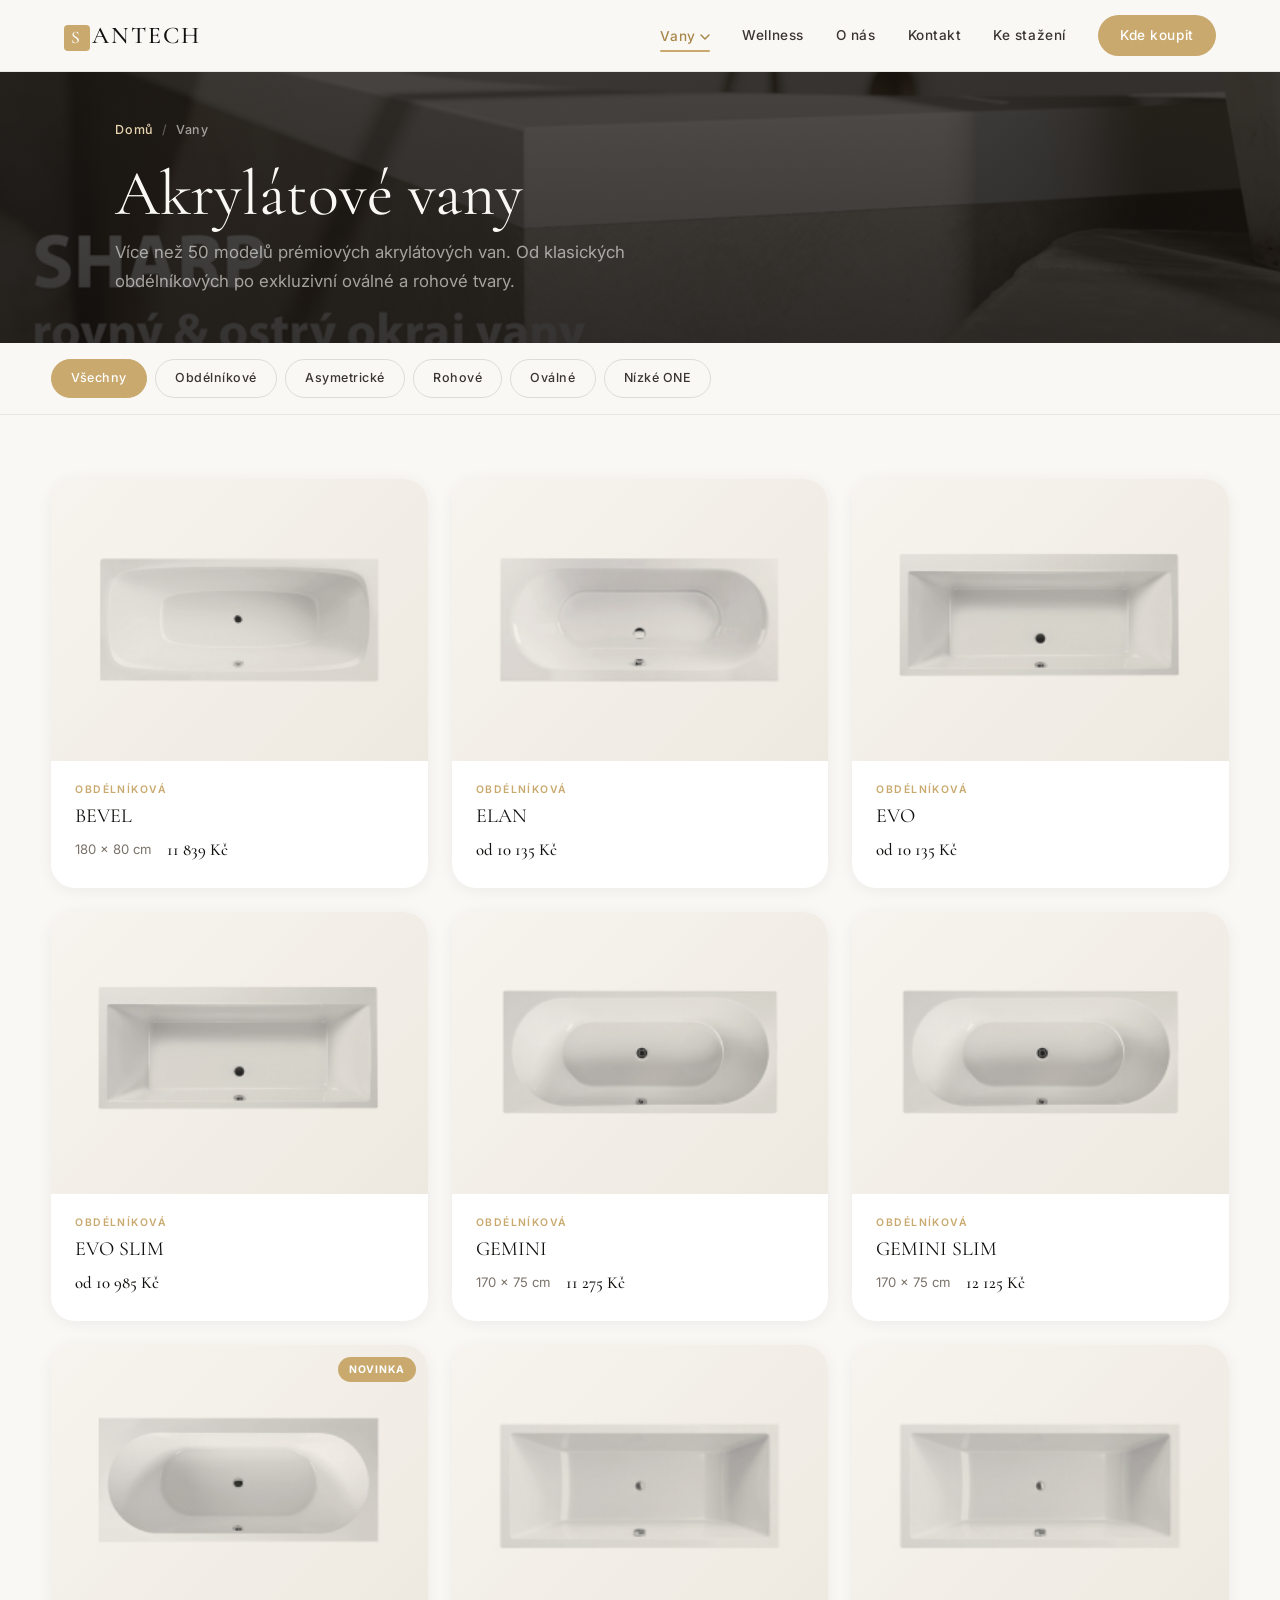
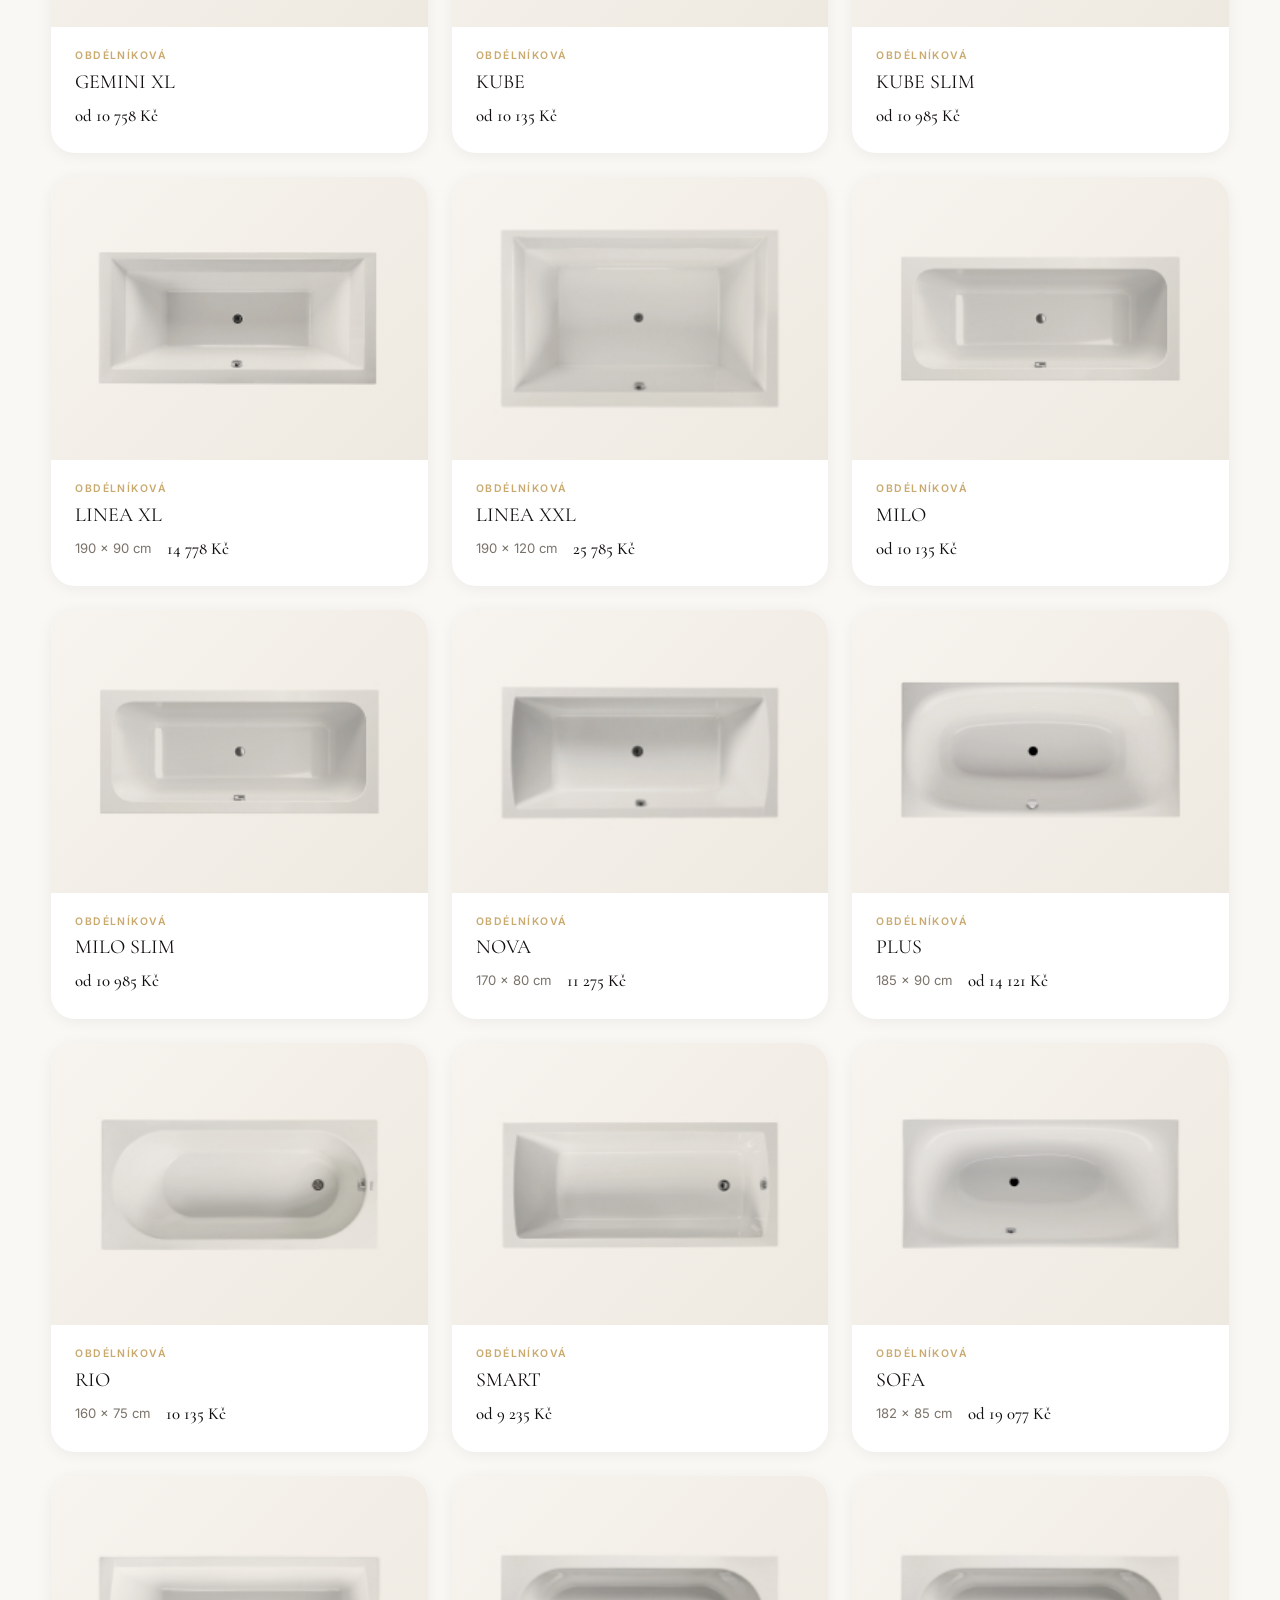
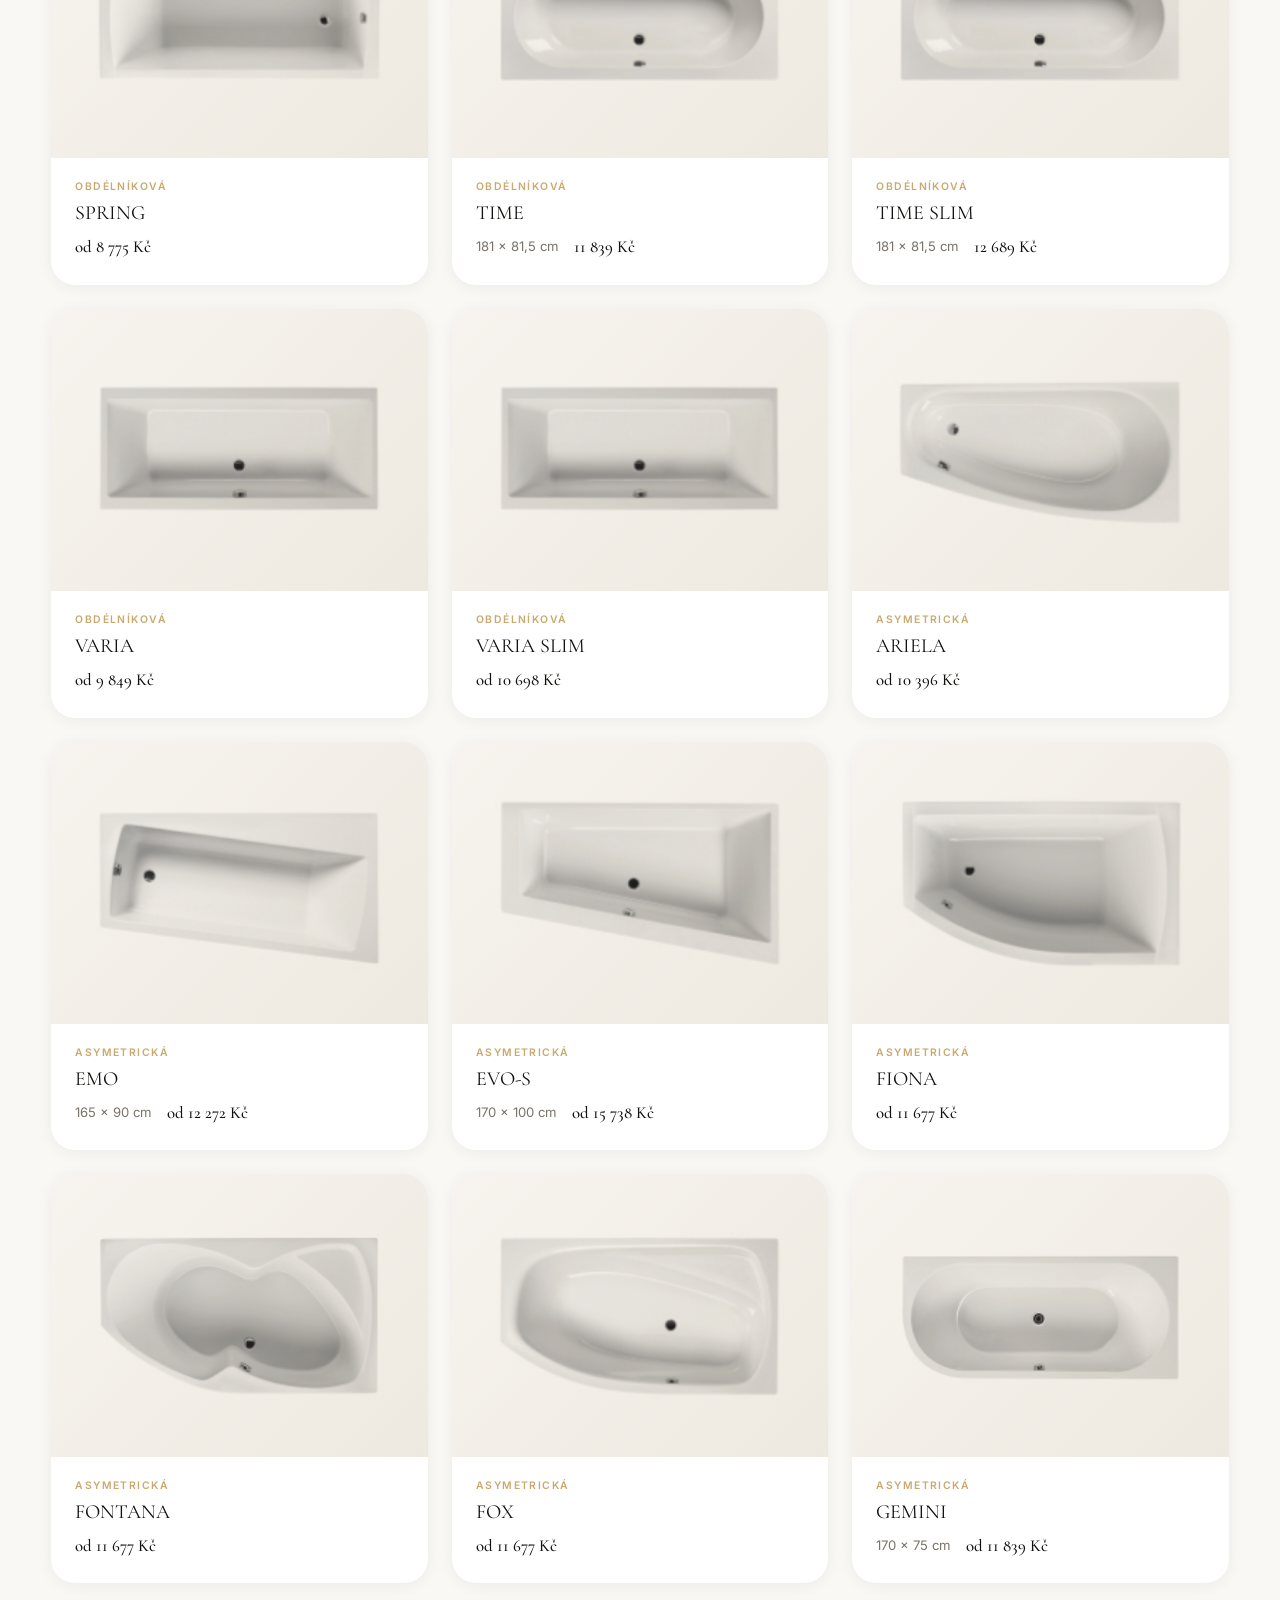
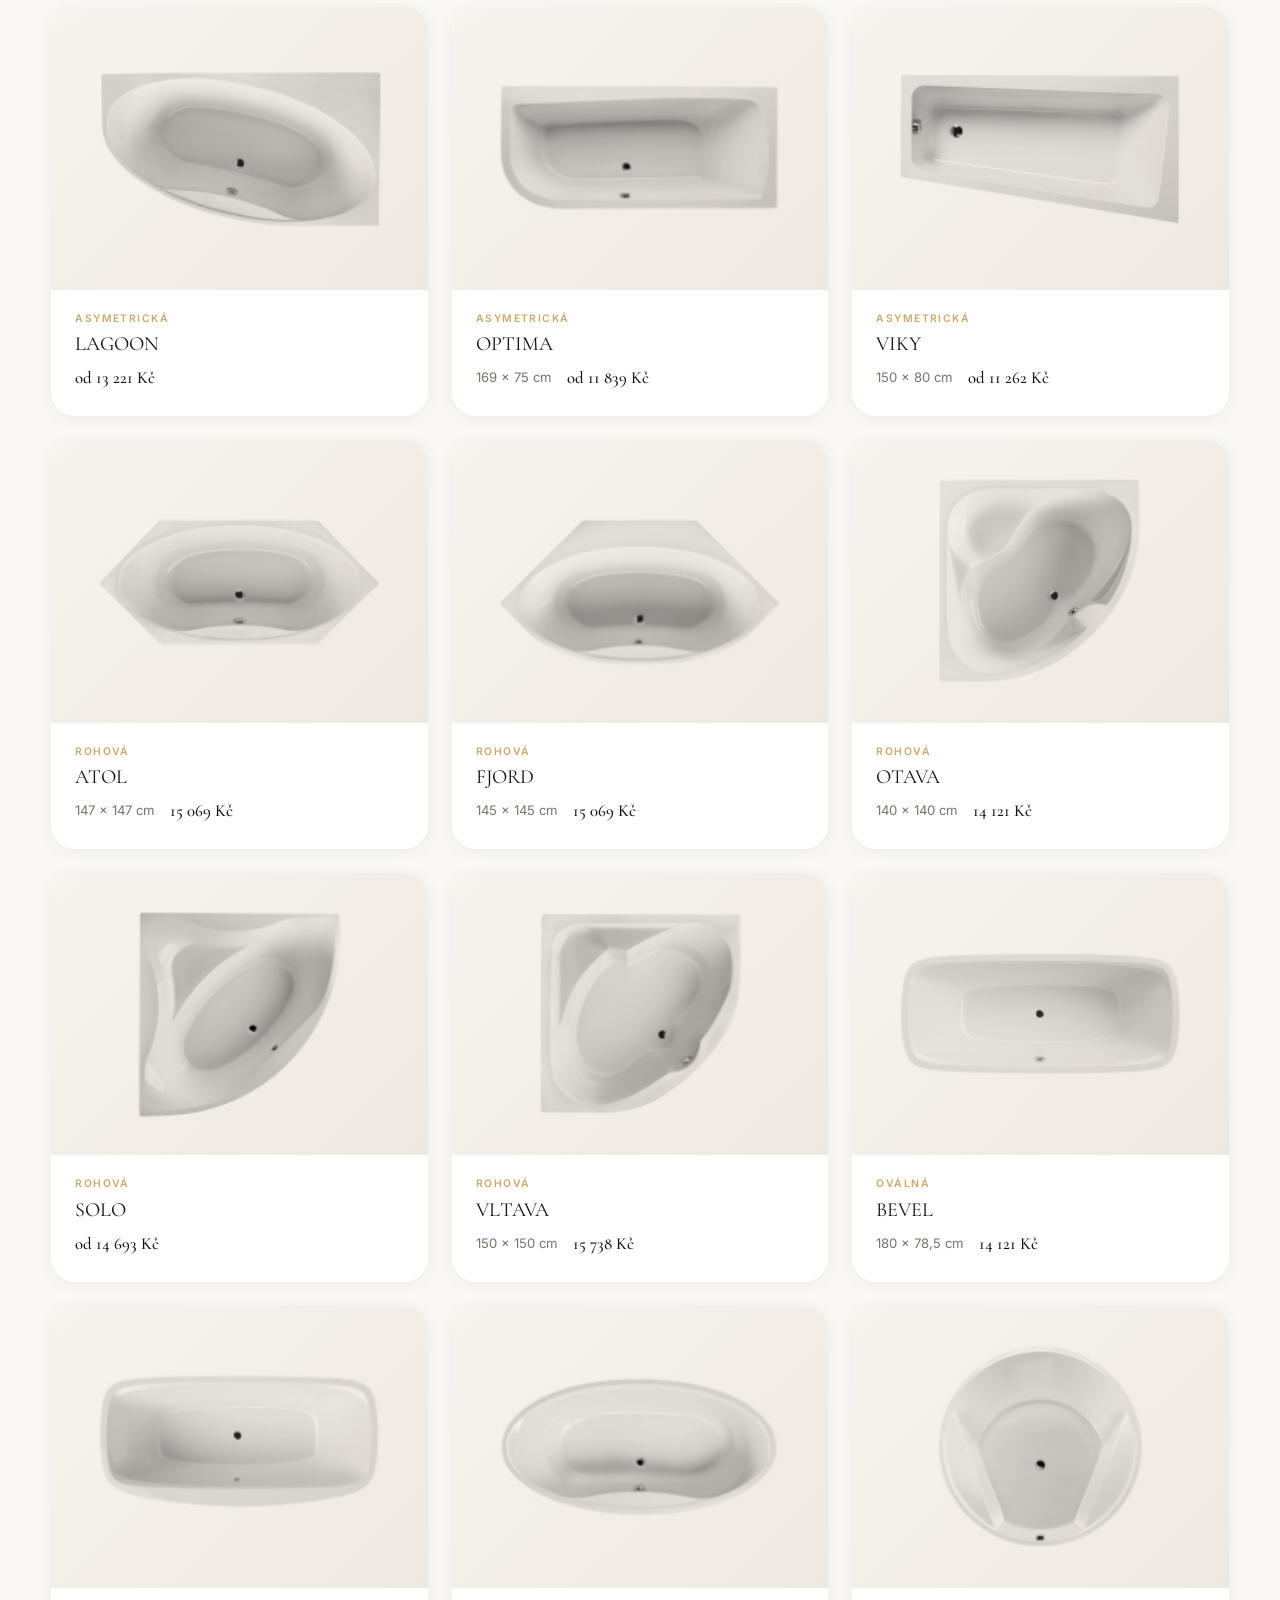
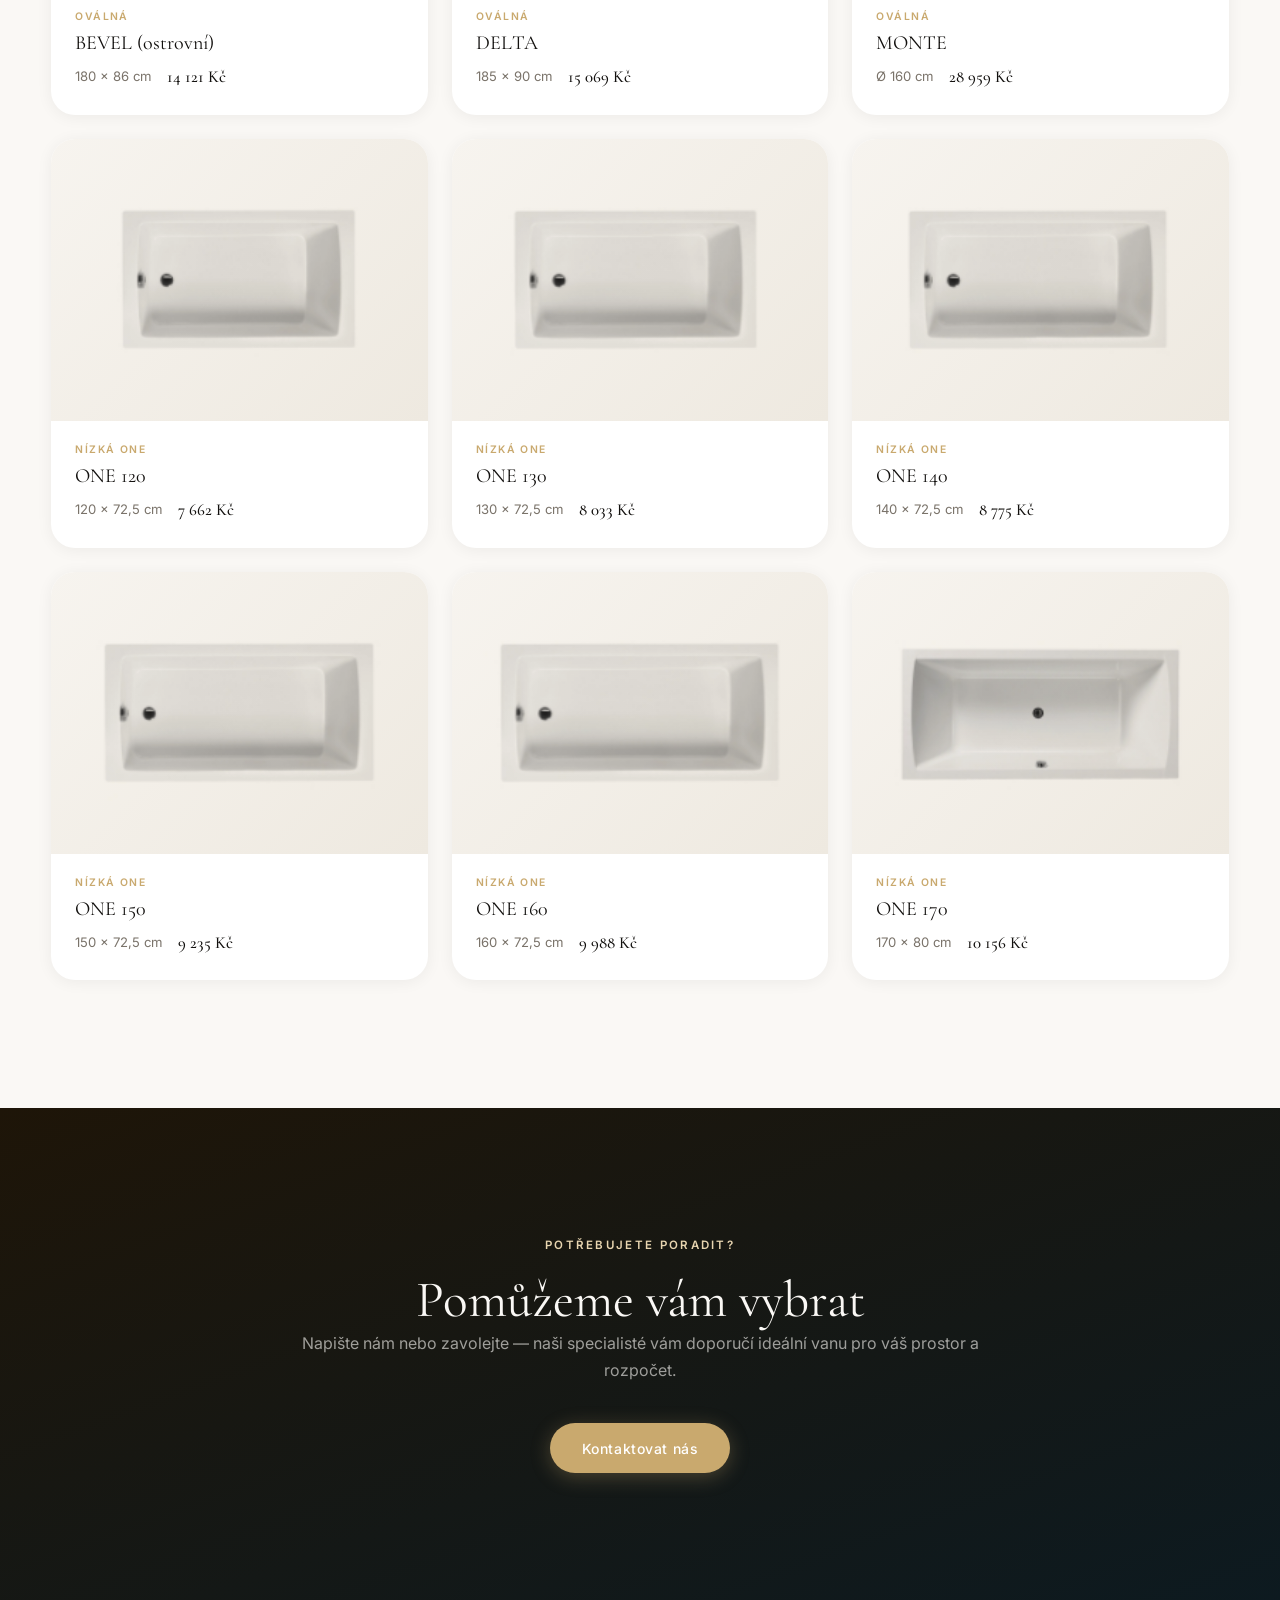
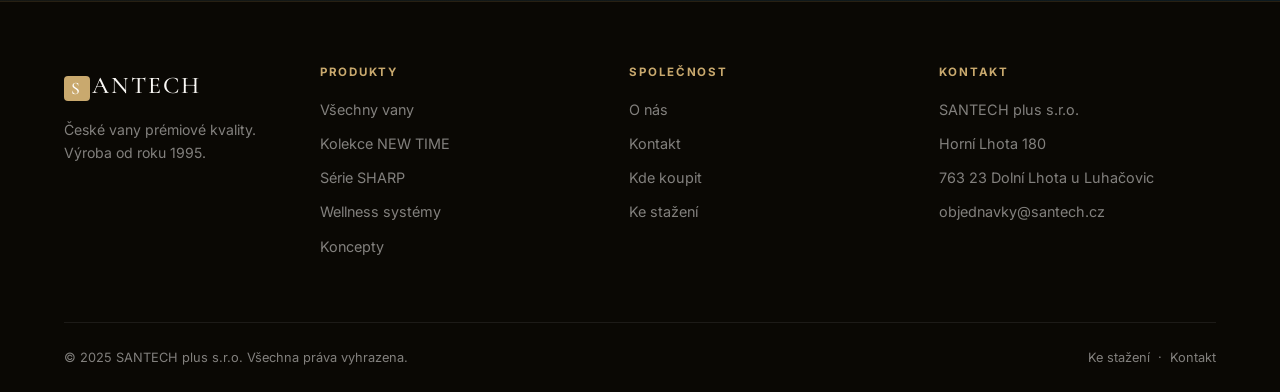
<file: vany.html>
<!DOCTYPE html>
<html lang="cs">
<head>
  <meta charset="UTF-8" />
  <meta name="viewport" content="width=device-width, initial-scale=1.0" />
  <title>Akrylátové vany — SANTECH</title>
  <meta name="description" content="Kompletní katalog akrylátových van SANTECH. Více než 50 modelů obdélníkových, rohových, asymetrických a oválních van." />
  <link rel="preconnect" href="https://fonts.googleapis.com" />
  <link rel="preconnect" href="https://fonts.gstatic.com" crossorigin />
  <link href="https://fonts.googleapis.com/css2?family=Cormorant+Garamond:ital,wght@0,300;0,400;0,500;0,600;1,300;1,400&family=Inter:wght@300;400;500;600&display=swap" rel="stylesheet" />
  <link rel="stylesheet" href="style.css" />
</head>
<body data-page="vany">

  <div id="nav-container"></div>

  <section class="page-header" style="background-image: url('data/images/banners/sharp_banner.jpg')">
    <div class="page-header__overlay"></div>
    <div class="page-header__content">
      <nav class="breadcrumb">
        <a href="index.html" class="breadcrumb__link">Domů</a>
        <span class="breadcrumb__sep">/</span>
        <span class="breadcrumb__current">Vany</span>
      </nav>
      <h1 class="page-header__title">Akrylátové vany</h1>
      <p class="page-header__sub">Více než 50 modelů prémiových akrylátových van. Od klasických obdélníkových po exkluzivní oválné a rohové tvary.</p>
    </div>
  </section>

  <div class="filter-bar">
    <div class="filter-bar__inner">
      <button class="filter-pill active" data-category="all">Všechny</button>
      <button class="filter-pill" data-category="rectangular">Obdélníkové</button>
      <button class="filter-pill" data-category="asymmetrical">Asymetrické</button>
      <button class="filter-pill" data-category="corner">Rohové</button>
      <button class="filter-pill" data-category="oval">Oválné</button>
      <button class="filter-pill" data-category="one">Nízké ONE</button>
    </div>
  </div>

  <section class="section--cream" style="padding-top: 2rem;">
    <div class="container">
      <div class="pgrid" id="productGrid">

        <!-- Rectangular -->
        <a class="pcard" href="vana/index.html?slug=bevel-rect" data-category="rectangular"><div class="pcard__visual"><img src="data/images/products/bevel_rect.jpg" alt="Vana Bevel" loading="lazy" /></div><div class="pcard__body"><span class="pcard__cat">Obdélníková</span><h3 class="pcard__name">BEVEL</h3><div class="pcard__meta"><span class="pcard__dims">180 × 80 cm</span><span class="pcard__price">11 839 Kč</span></div></div></a>

        <a class="pcard" href="vana/index.html?slug=elan" data-category="rectangular"><div class="pcard__visual"><img src="data/images/products/elan.jpg" alt="Vana Elan" loading="lazy" /></div><div class="pcard__body"><span class="pcard__cat">Obdélníková</span><h3 class="pcard__name">ELAN</h3><div class="pcard__meta"><span class="pcard__price">od 10 135 Kč</span></div></div></a>

        <a class="pcard" href="vana/index.html?slug=evo" data-category="rectangular"><div class="pcard__visual"><img src="data/images/products/evo.jpg" alt="Vana Evo" loading="lazy" /></div><div class="pcard__body"><span class="pcard__cat">Obdélníková</span><h3 class="pcard__name">EVO</h3><div class="pcard__meta"><span class="pcard__price">od 10 135 Kč</span></div></div></a>

        <a class="pcard" href="vana/index.html?slug=evo" data-category="rectangular"><div class="pcard__visual"><img src="data/images/products/evo_slim.jpg" alt="Vana Evo Slim" loading="lazy" /></div><div class="pcard__body"><span class="pcard__cat">Obdélníková</span><h3 class="pcard__name">EVO SLIM</h3><div class="pcard__meta"><span class="pcard__price">od 10 985 Kč</span></div></div></a>

        <a class="pcard" href="vana/index.html?slug=gemini" data-category="rectangular"><div class="pcard__visual"><img src="data/images/products/gemini.jpg" alt="Vana Gemini" loading="lazy" /></div><div class="pcard__body"><span class="pcard__cat">Obdélníková</span><h3 class="pcard__name">GEMINI</h3><div class="pcard__meta"><span class="pcard__dims">170 × 75 cm</span><span class="pcard__price">11 275 Kč</span></div></div></a>

        <a class="pcard" href="vana/index.html?slug=gemini" data-category="rectangular"><div class="pcard__visual"><img src="data/images/products/gemini_slim.jpg" alt="Vana Gemini Slim" loading="lazy" /></div><div class="pcard__body"><span class="pcard__cat">Obdélníková</span><h3 class="pcard__name">GEMINI SLIM</h3><div class="pcard__meta"><span class="pcard__dims">170 × 75 cm</span><span class="pcard__price">12 125 Kč</span></div></div></a>

        <a class="pcard" href="vana/index.html?slug=gemini-xl" data-category="rectangular"><div class="pcard__visual"><img src="data/images/products/gemini_xl.jpg" alt="Vana Gemini XL" loading="lazy" /><span class="pcard__badge">Novinka</span></div><div class="pcard__body"><span class="pcard__cat">Obdélníková</span><h3 class="pcard__name">GEMINI XL</h3><div class="pcard__meta"><span class="pcard__price">od 10 758 Kč</span></div></div></a>

        <a class="pcard" href="vana/index.html?slug=kube" data-category="rectangular"><div class="pcard__visual"><img src="data/images/products/kube.jpg" alt="Vana Kube" loading="lazy" /></div><div class="pcard__body"><span class="pcard__cat">Obdélníková</span><h3 class="pcard__name">KUBE</h3><div class="pcard__meta"><span class="pcard__price">od 10 135 Kč</span></div></div></a>

        <a class="pcard" href="vana/index.html?slug=kube" data-category="rectangular"><div class="pcard__visual"><img src="data/images/products/kube_slim.jpg" alt="Vana Kube Slim" loading="lazy" /></div><div class="pcard__body"><span class="pcard__cat">Obdélníková</span><h3 class="pcard__name">KUBE SLIM</h3><div class="pcard__meta"><span class="pcard__price">od 10 985 Kč</span></div></div></a>

        <a class="pcard" href="vana/index.html?slug=linea-xl" data-category="rectangular"><div class="pcard__visual"><img src="data/images/products/linea_xl.jpg" alt="Vana Linea XL" loading="lazy" /></div><div class="pcard__body"><span class="pcard__cat">Obdélníková</span><h3 class="pcard__name">LINEA XL</h3><div class="pcard__meta"><span class="pcard__dims">190 × 90 cm</span><span class="pcard__price">14 778 Kč</span></div></div></a>

        <a class="pcard" href="vana/index.html?slug=linea-xxl" data-category="rectangular"><div class="pcard__visual"><img src="data/images/products/linea_xxl.jpg" alt="Vana Linea XXL" loading="lazy" /></div><div class="pcard__body"><span class="pcard__cat">Obdélníková</span><h3 class="pcard__name">LINEA XXL</h3><div class="pcard__meta"><span class="pcard__dims">190 × 120 cm</span><span class="pcard__price">25 785 Kč</span></div></div></a>

        <a class="pcard" href="vana/index.html?slug=milo" data-category="rectangular"><div class="pcard__visual"><img src="data/images/products/milo.jpg" alt="Vana Milo" loading="lazy" /></div><div class="pcard__body"><span class="pcard__cat">Obdélníková</span><h3 class="pcard__name">MILO</h3><div class="pcard__meta"><span class="pcard__price">od 10 135 Kč</span></div></div></a>

        <a class="pcard" href="vana/index.html?slug=milo" data-category="rectangular"><div class="pcard__visual"><img src="data/images/products/milo_slim.jpg" alt="Vana Milo Slim" loading="lazy" /></div><div class="pcard__body"><span class="pcard__cat">Obdélníková</span><h3 class="pcard__name">MILO SLIM</h3><div class="pcard__meta"><span class="pcard__price">od 10 985 Kč</span></div></div></a>

        <a class="pcard" href="vana/index.html?slug=nova" data-category="rectangular"><div class="pcard__visual"><img src="data/images/products/nova.jpg" alt="Vana Nova" loading="lazy" /></div><div class="pcard__body"><span class="pcard__cat">Obdélníková</span><h3 class="pcard__name">NOVA</h3><div class="pcard__meta"><span class="pcard__dims">170 × 80 cm</span><span class="pcard__price">11 275 Kč</span></div></div></a>

        <a class="pcard" href="vana/index.html?slug=plus" data-category="rectangular"><div class="pcard__visual"><img src="data/images/products/plus.jpg" alt="Vana Plus" loading="lazy" /></div><div class="pcard__body"><span class="pcard__cat">Obdélníková</span><h3 class="pcard__name">PLUS</h3><div class="pcard__meta"><span class="pcard__dims">185 × 90 cm</span><span class="pcard__price">od 14 121 Kč</span></div></div></a>

        <a class="pcard" href="vana/index.html?slug=rio" data-category="rectangular"><div class="pcard__visual"><img src="data/images/products/rio.jpg" alt="Vana Rio" loading="lazy" /></div><div class="pcard__body"><span class="pcard__cat">Obdélníková</span><h3 class="pcard__name">RIO</h3><div class="pcard__meta"><span class="pcard__dims">160 × 75 cm</span><span class="pcard__price">10 135 Kč</span></div></div></a>

        <a class="pcard" href="vana/index.html?slug=smart" data-category="rectangular"><div class="pcard__visual"><img src="data/images/products/smart.jpg" alt="Vana Smart" loading="lazy" /></div><div class="pcard__body"><span class="pcard__cat">Obdélníková</span><h3 class="pcard__name">SMART</h3><div class="pcard__meta"><span class="pcard__price">od 9 235 Kč</span></div></div></a>

        <a class="pcard" href="vana/index.html?slug=sofa" data-category="rectangular"><div class="pcard__visual"><img src="data/images/products/sofa.jpg" alt="Vana Sofa" loading="lazy" /></div><div class="pcard__body"><span class="pcard__cat">Obdélníková</span><h3 class="pcard__name">SOFA</h3><div class="pcard__meta"><span class="pcard__dims">182 × 85 cm</span><span class="pcard__price">od 19 077 Kč</span></div></div></a>

        <a class="pcard" href="vana/index.html?slug=spring" data-category="rectangular"><div class="pcard__visual"><img src="data/images/products/spring.jpg" alt="Vana Spring" loading="lazy" /></div><div class="pcard__body"><span class="pcard__cat">Obdélníková</span><h3 class="pcard__name">SPRING</h3><div class="pcard__meta"><span class="pcard__price">od 8 775 Kč</span></div></div></a>

        <a class="pcard" href="vana/index.html?slug=time" data-category="rectangular"><div class="pcard__visual"><img src="data/images/products/time.jpg" alt="Vana Time" loading="lazy" /></div><div class="pcard__body"><span class="pcard__cat">Obdélníková</span><h3 class="pcard__name">TIME</h3><div class="pcard__meta"><span class="pcard__dims">181 × 81,5 cm</span><span class="pcard__price">11 839 Kč</span></div></div></a>

        <a class="pcard" href="vana/index.html?slug=time" data-category="rectangular"><div class="pcard__visual"><img src="data/images/products/time_slim.jpg" alt="Vana Time Slim" loading="lazy" /></div><div class="pcard__body"><span class="pcard__cat">Obdélníková</span><h3 class="pcard__name">TIME SLIM</h3><div class="pcard__meta"><span class="pcard__dims">181 × 81,5 cm</span><span class="pcard__price">12 689 Kč</span></div></div></a>

        <a class="pcard" href="vana/index.html?slug=varia" data-category="rectangular"><div class="pcard__visual"><img src="data/images/products/varia.jpg" alt="Vana Varia" loading="lazy" /></div><div class="pcard__body"><span class="pcard__cat">Obdélníková</span><h3 class="pcard__name">VARIA</h3><div class="pcard__meta"><span class="pcard__price">od 9 849 Kč</span></div></div></a>

        <a class="pcard" href="vana/index.html?slug=varia" data-category="rectangular"><div class="pcard__visual"><img src="data/images/products/varia_slim.jpg" alt="Vana Varia Slim" loading="lazy" /></div><div class="pcard__body"><span class="pcard__cat">Obdélníková</span><h3 class="pcard__name">VARIA SLIM</h3><div class="pcard__meta"><span class="pcard__price">od 10 698 Kč</span></div></div></a>

        <!-- Asymmetrical -->
        <a class="pcard" href="vana/index.html?slug=ariela" data-category="asymmetrical"><div class="pcard__visual"><img src="data/images/products/ariela.jpg" alt="Vana Ariela" loading="lazy" /></div><div class="pcard__body"><span class="pcard__cat">Asymetrická</span><h3 class="pcard__name">ARIELA</h3><div class="pcard__meta"><span class="pcard__price">od 10 396 Kč</span></div></div></a>

        <a class="pcard" href="vana/index.html?slug=emo" data-category="asymmetrical"><div class="pcard__visual"><img src="data/images/products/emo.jpg" alt="Vana Emo" loading="lazy" /></div><div class="pcard__body"><span class="pcard__cat">Asymetrická</span><h3 class="pcard__name">EMO</h3><div class="pcard__meta"><span class="pcard__dims">165 × 90 cm</span><span class="pcard__price">od 12 272 Kč</span></div></div></a>

        <a class="pcard" href="vana/index.html?slug=evo-s" data-category="asymmetrical"><div class="pcard__visual"><img src="data/images/products/evo_s.jpg" alt="Vana Evo-S" loading="lazy" /></div><div class="pcard__body"><span class="pcard__cat">Asymetrická</span><h3 class="pcard__name">EVO-S</h3><div class="pcard__meta"><span class="pcard__dims">170 × 100 cm</span><span class="pcard__price">od 15 738 Kč</span></div></div></a>

        <a class="pcard" href="vana/index.html?slug=fiona" data-category="asymmetrical"><div class="pcard__visual"><img src="data/images/products/fiona.jpg" alt="Vana Fiona" loading="lazy" /></div><div class="pcard__body"><span class="pcard__cat">Asymetrická</span><h3 class="pcard__name">FIONA</h3><div class="pcard__meta"><span class="pcard__price">od 11 677 Kč</span></div></div></a>

        <a class="pcard" href="vana/index.html?slug=fontana" data-category="asymmetrical"><div class="pcard__visual"><img src="data/images/products/fontana.jpg" alt="Vana Fontana" loading="lazy" /></div><div class="pcard__body"><span class="pcard__cat">Asymetrická</span><h3 class="pcard__name">FONTANA</h3><div class="pcard__meta"><span class="pcard__price">od 11 677 Kč</span></div></div></a>

        <a class="pcard" href="vana/index.html?slug=fox" data-category="asymmetrical"><div class="pcard__visual"><img src="data/images/products/fox.jpg" alt="Vana Fox" loading="lazy" /></div><div class="pcard__body"><span class="pcard__cat">Asymetrická</span><h3 class="pcard__name">FOX</h3><div class="pcard__meta"><span class="pcard__price">od 11 677 Kč</span></div></div></a>

        <a class="pcard" href="vana/index.html?slug=gemini-asym" data-category="asymmetrical"><div class="pcard__visual"><img src="data/images/products/gemini_asym.jpg" alt="Vana Gemini asymetrická" loading="lazy" /></div><div class="pcard__body"><span class="pcard__cat">Asymetrická</span><h3 class="pcard__name">GEMINI</h3><div class="pcard__meta"><span class="pcard__dims">170 × 75 cm</span><span class="pcard__price">od 11 839 Kč</span></div></div></a>

        <a class="pcard" href="vana/index.html?slug=lagoon" data-category="asymmetrical"><div class="pcard__visual"><img src="data/images/products/lagoon.jpg" alt="Vana Lagoon" loading="lazy" /></div><div class="pcard__body"><span class="pcard__cat">Asymetrická</span><h3 class="pcard__name">LAGOON</h3><div class="pcard__meta"><span class="pcard__price">od 13 221 Kč</span></div></div></a>

        <a class="pcard" href="vana/index.html?slug=optima" data-category="asymmetrical"><div class="pcard__visual"><img src="data/images/products/optima.jpg" alt="Vana Optima" loading="lazy" /></div><div class="pcard__body"><span class="pcard__cat">Asymetrická</span><h3 class="pcard__name">OPTIMA</h3><div class="pcard__meta"><span class="pcard__dims">169 × 75 cm</span><span class="pcard__price">od 11 839 Kč</span></div></div></a>

        <a class="pcard" href="vana/index.html?slug=viky" data-category="asymmetrical"><div class="pcard__visual"><img src="data/images/products/viky.jpg" alt="Vana Viky" loading="lazy" /></div><div class="pcard__body"><span class="pcard__cat">Asymetrická</span><h3 class="pcard__name">VIKY</h3><div class="pcard__meta"><span class="pcard__dims">150 × 80 cm</span><span class="pcard__price">od 11 262 Kč</span></div></div></a>

        <!-- Corner -->
        <a class="pcard" href="vana/index.html?slug=atol" data-category="corner"><div class="pcard__visual"><img src="data/images/products/atol.jpg" alt="Vana Atol" loading="lazy" /></div><div class="pcard__body"><span class="pcard__cat">Rohová</span><h3 class="pcard__name">ATOL</h3><div class="pcard__meta"><span class="pcard__dims">147 × 147 cm</span><span class="pcard__price">15 069 Kč</span></div></div></a>

        <a class="pcard" href="vana/index.html?slug=fjord" data-category="corner"><div class="pcard__visual"><img src="data/images/products/fjord.jpg" alt="Vana Fjord" loading="lazy" /></div><div class="pcard__body"><span class="pcard__cat">Rohová</span><h3 class="pcard__name">FJORD</h3><div class="pcard__meta"><span class="pcard__dims">145 × 145 cm</span><span class="pcard__price">15 069 Kč</span></div></div></a>

        <a class="pcard" href="vana/index.html?slug=otava" data-category="corner"><div class="pcard__visual"><img src="data/images/products/otava.jpg" alt="Vana Otava" loading="lazy" /></div><div class="pcard__body"><span class="pcard__cat">Rohová</span><h3 class="pcard__name">OTAVA</h3><div class="pcard__meta"><span class="pcard__dims">140 × 140 cm</span><span class="pcard__price">14 121 Kč</span></div></div></a>

        <a class="pcard" href="vana/index.html?slug=solo" data-category="corner"><div class="pcard__visual"><img src="data/images/products/solo.jpg" alt="Vana Solo" loading="lazy" /></div><div class="pcard__body"><span class="pcard__cat">Rohová</span><h3 class="pcard__name">SOLO</h3><div class="pcard__meta"><span class="pcard__price">od 14 693 Kč</span></div></div></a>

        <a class="pcard" href="vana/index.html?slug=vltava" data-category="corner"><div class="pcard__visual"><img src="data/images/products/vltava.jpg" alt="Vana Vltava" loading="lazy" /></div><div class="pcard__body"><span class="pcard__cat">Rohová</span><h3 class="pcard__name">VLTAVA</h3><div class="pcard__meta"><span class="pcard__dims">150 × 150 cm</span><span class="pcard__price">15 738 Kč</span></div></div></a>

        <!-- Oval -->
        <a class="pcard" href="vana/index.html?slug=bevel-oval" data-category="oval"><div class="pcard__visual"><img src="data/images/products/bevel_oval.jpg" alt="Vana Bevel oválná" loading="lazy" /></div><div class="pcard__body"><span class="pcard__cat">Oválná</span><h3 class="pcard__name">BEVEL</h3><div class="pcard__meta"><span class="pcard__dims">180 × 78,5 cm</span><span class="pcard__price">14 121 Kč</span></div></div></a>

        <a class="pcard" href="vana/index.html?slug=bevel-ostruvek" data-category="oval"><div class="pcard__visual"><img src="data/images/products/bevel_island.jpg" alt="Vana Bevel ostrovní" loading="lazy" /></div><div class="pcard__body"><span class="pcard__cat">Oválná</span><h3 class="pcard__name">BEVEL (ostrovní)</h3><div class="pcard__meta"><span class="pcard__dims">180 × 86 cm</span><span class="pcard__price">14 121 Kč</span></div></div></a>

        <a class="pcard" href="vana/index.html?slug=delta" data-category="oval"><div class="pcard__visual"><img src="data/images/products/delta.jpg" alt="Vana Delta" loading="lazy" /></div><div class="pcard__body"><span class="pcard__cat">Oválná</span><h3 class="pcard__name">DELTA</h3><div class="pcard__meta"><span class="pcard__dims">185 × 90 cm</span><span class="pcard__price">15 069 Kč</span></div></div></a>

        <a class="pcard" href="vana/index.html?slug=monte" data-category="oval"><div class="pcard__visual"><img src="data/images/products/monte.jpg" alt="Vana Monte" loading="lazy" /></div><div class="pcard__body"><span class="pcard__cat">Oválná</span><h3 class="pcard__name">MONTE</h3><div class="pcard__meta"><span class="pcard__dims">Ø 160 cm</span><span class="pcard__price">28 959 Kč</span></div></div></a>

        <!-- ONE low profile -->
        <a class="pcard" href="vana/index.html?slug=one-120" data-category="one"><div class="pcard__visual"><img src="data/images/products/one_120.jpg" alt="Vana ONE 120" loading="lazy" /></div><div class="pcard__body"><span class="pcard__cat">Nízká ONE</span><h3 class="pcard__name">ONE 120</h3><div class="pcard__meta"><span class="pcard__dims">120 × 72,5 cm</span><span class="pcard__price">7 662 Kč</span></div></div></a>

        <a class="pcard" href="vana/index.html?slug=one-130" data-category="one"><div class="pcard__visual"><img src="data/images/products/one_130.jpg" alt="Vana ONE 130" loading="lazy" /></div><div class="pcard__body"><span class="pcard__cat">Nízká ONE</span><h3 class="pcard__name">ONE 130</h3><div class="pcard__meta"><span class="pcard__dims">130 × 72,5 cm</span><span class="pcard__price">8 033 Kč</span></div></div></a>

        <a class="pcard" href="vana/index.html?slug=one-140" data-category="one"><div class="pcard__visual"><img src="data/images/products/one_140.jpg" alt="Vana ONE 140" loading="lazy" /></div><div class="pcard__body"><span class="pcard__cat">Nízká ONE</span><h3 class="pcard__name">ONE 140</h3><div class="pcard__meta"><span class="pcard__dims">140 × 72,5 cm</span><span class="pcard__price">8 775 Kč</span></div></div></a>

        <a class="pcard" href="vana/index.html?slug=one-150" data-category="one"><div class="pcard__visual"><img src="data/images/products/one_150.jpg" alt="Vana ONE 150" loading="lazy" /></div><div class="pcard__body"><span class="pcard__cat">Nízká ONE</span><h3 class="pcard__name">ONE 150</h3><div class="pcard__meta"><span class="pcard__dims">150 × 72,5 cm</span><span class="pcard__price">9 235 Kč</span></div></div></a>

        <a class="pcard" href="vana/index.html?slug=one-160" data-category="one"><div class="pcard__visual"><img src="data/images/products/one_160.jpg" alt="Vana ONE 160" loading="lazy" /></div><div class="pcard__body"><span class="pcard__cat">Nízká ONE</span><h3 class="pcard__name">ONE 160</h3><div class="pcard__meta"><span class="pcard__dims">160 × 72,5 cm</span><span class="pcard__price">9 988 Kč</span></div></div></a>

        <a class="pcard" href="vana/index.html?slug=one-170" data-category="one"><div class="pcard__visual"><img src="data/images/products/one_170.jpg" alt="Vana ONE 170" loading="lazy" /></div><div class="pcard__body"><span class="pcard__cat">Nízká ONE</span><h3 class="pcard__name">ONE 170</h3><div class="pcard__meta"><span class="pcard__dims">170 × 80 cm</span><span class="pcard__price">10 156 Kč</span></div></div></a>

      </div>
    </div>
  </section>

  <!-- CTA -->
  <section class="section--dark">
    <div class="container" style="text-align:center; max-width:700px;">
      <p class="eyebrow eyebrow--light">Potřebujete poradit?</p>
      <h2>Pomůžeme vám vybrat</h2>
      <p style="margin-bottom:2.5rem;">Napište nám nebo zavolejte — naši specialisté vám doporučí ideální vanu pro váš prostor a rozpočet.</p>
      <a href="kontakt.html" class="btn btn--primary">Kontaktovat nás</a>
    </div>
  </section>

  <div id="footer-container"></div>

  <script src="components.js"></script>
  <script src="main.js"></script>
</body>
</html>
</file>
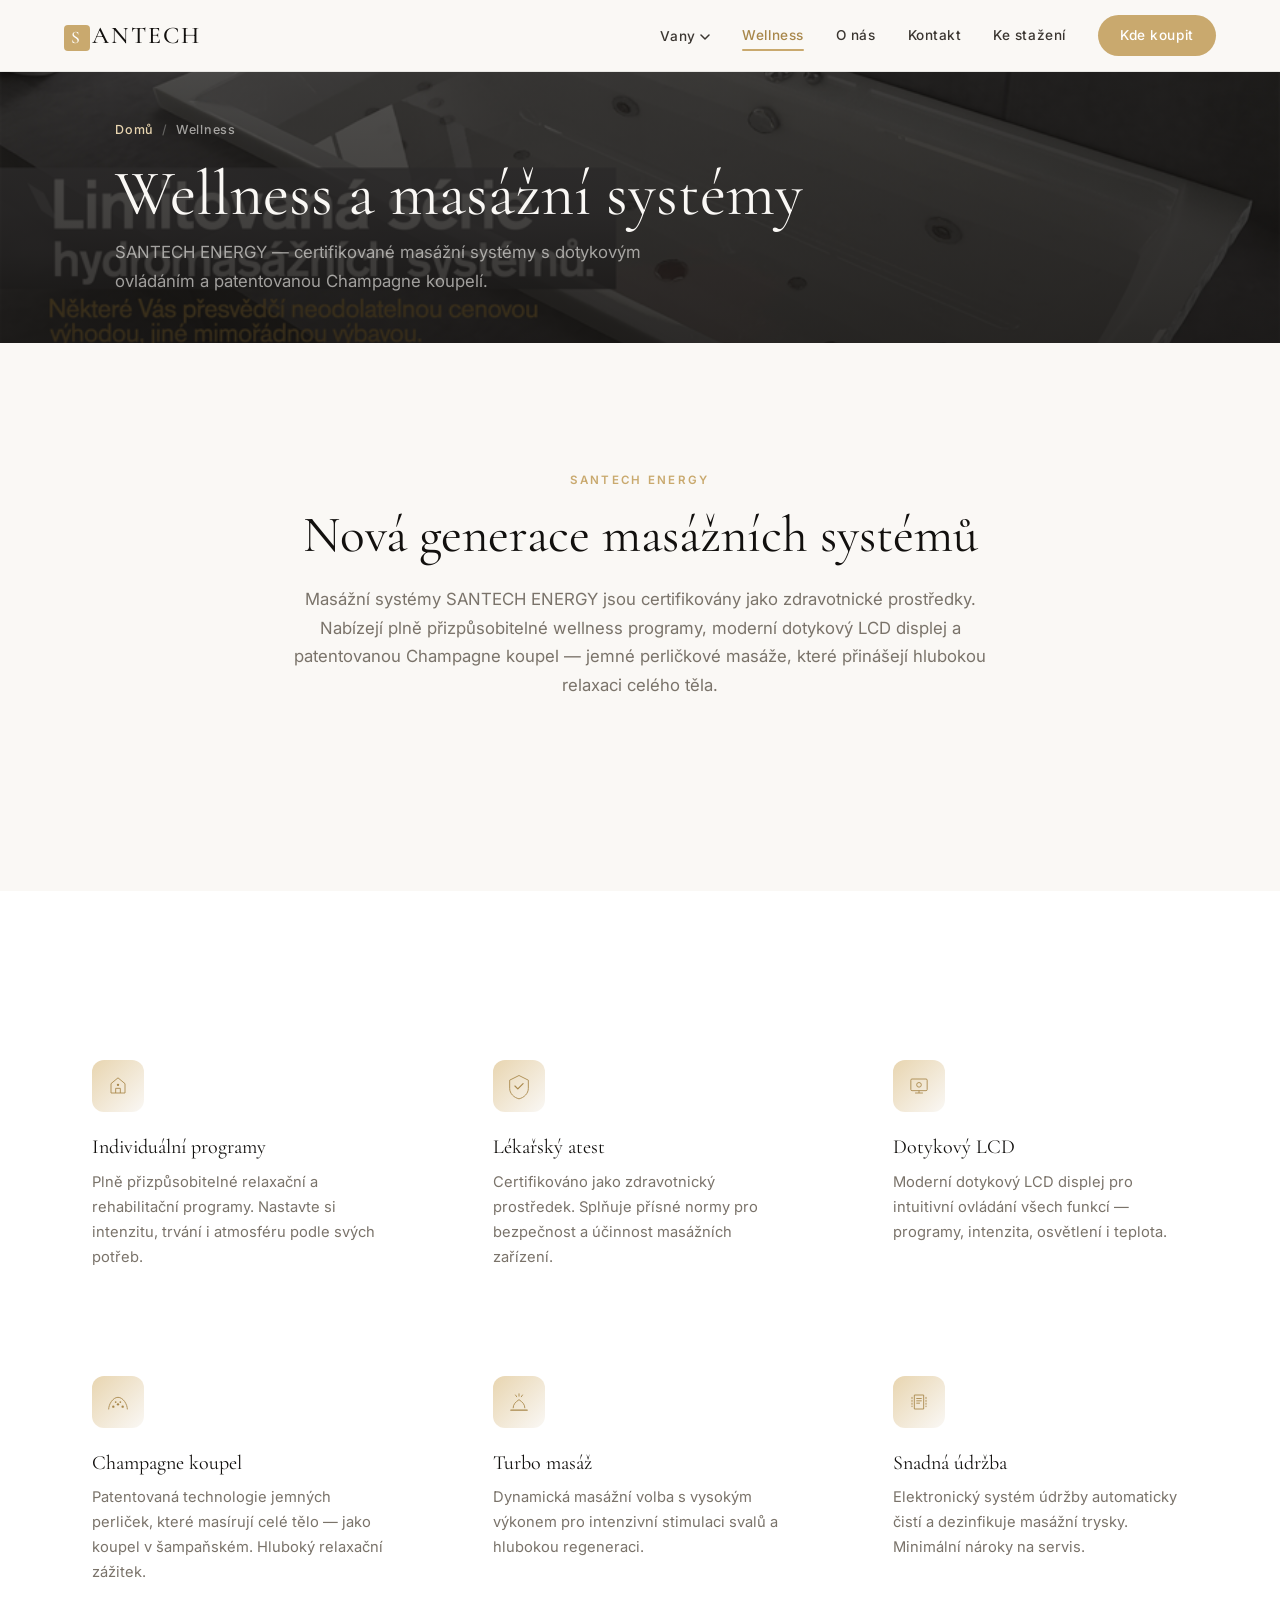
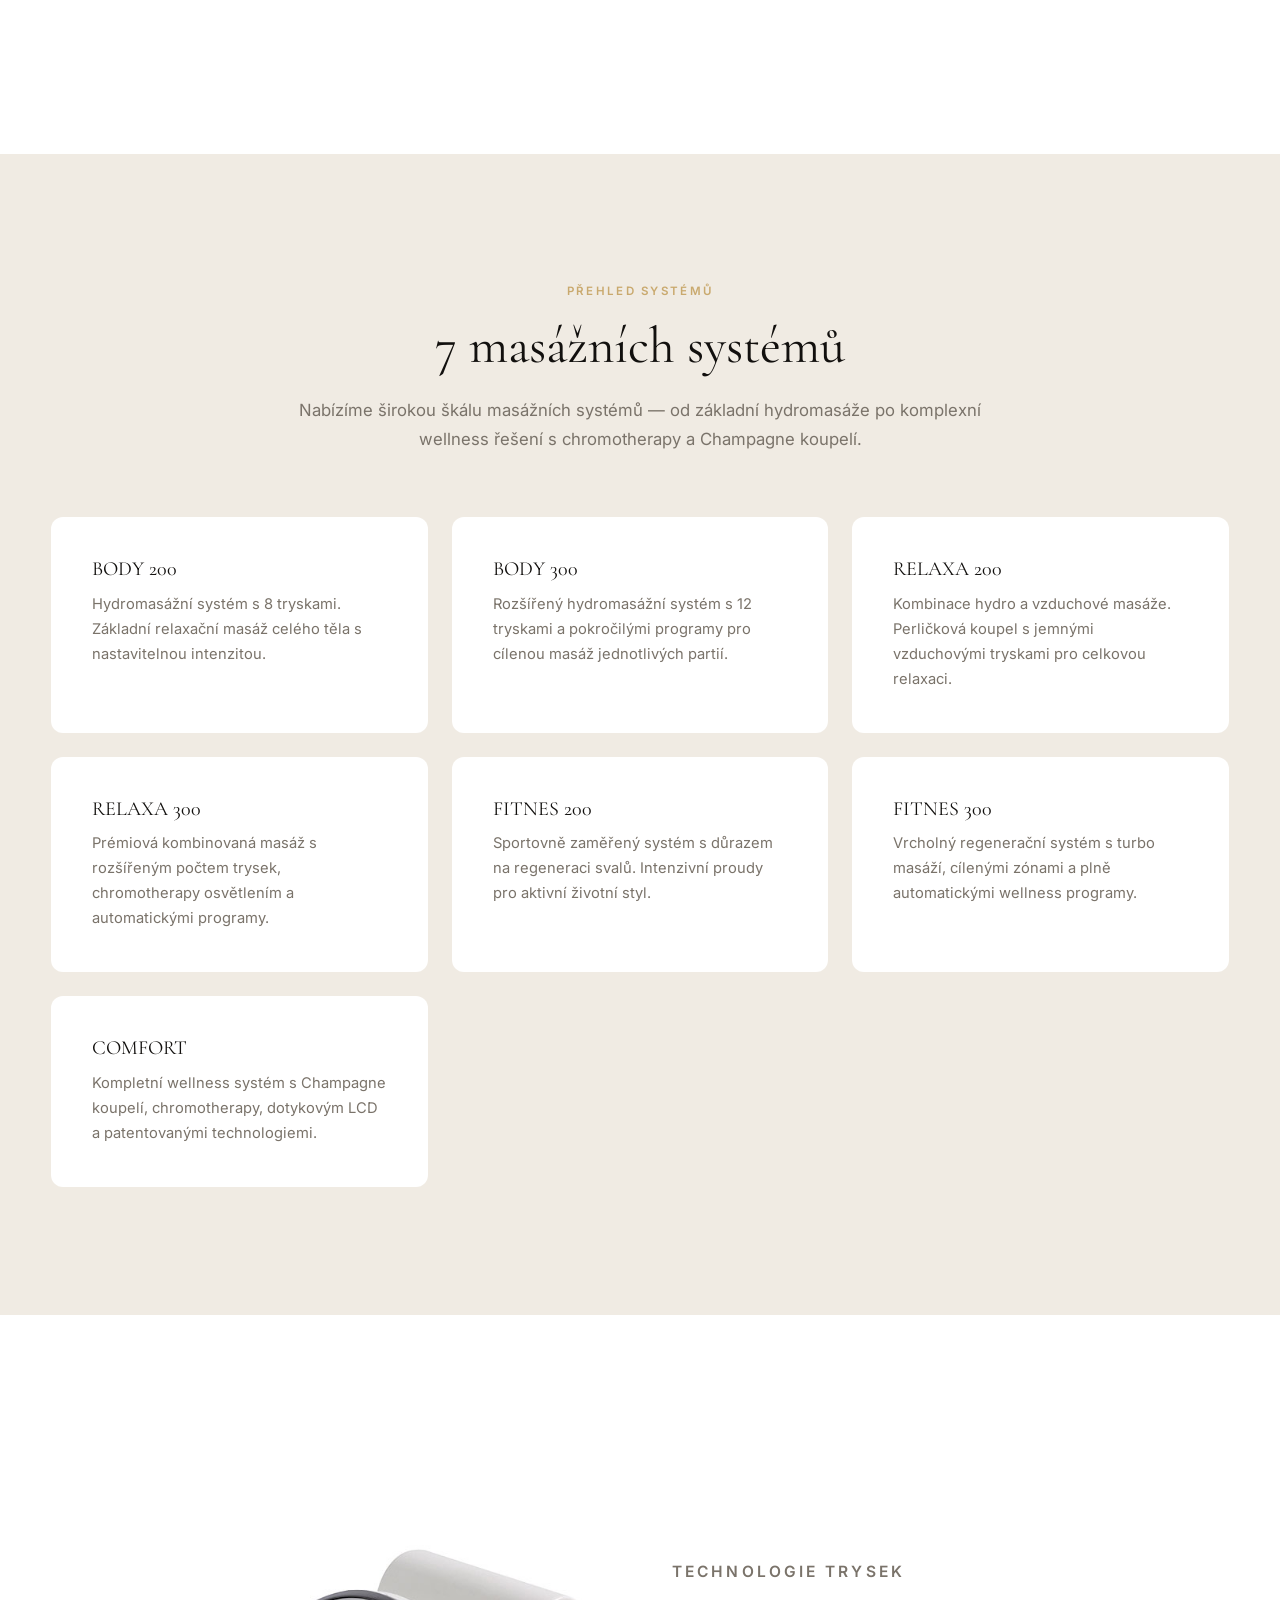
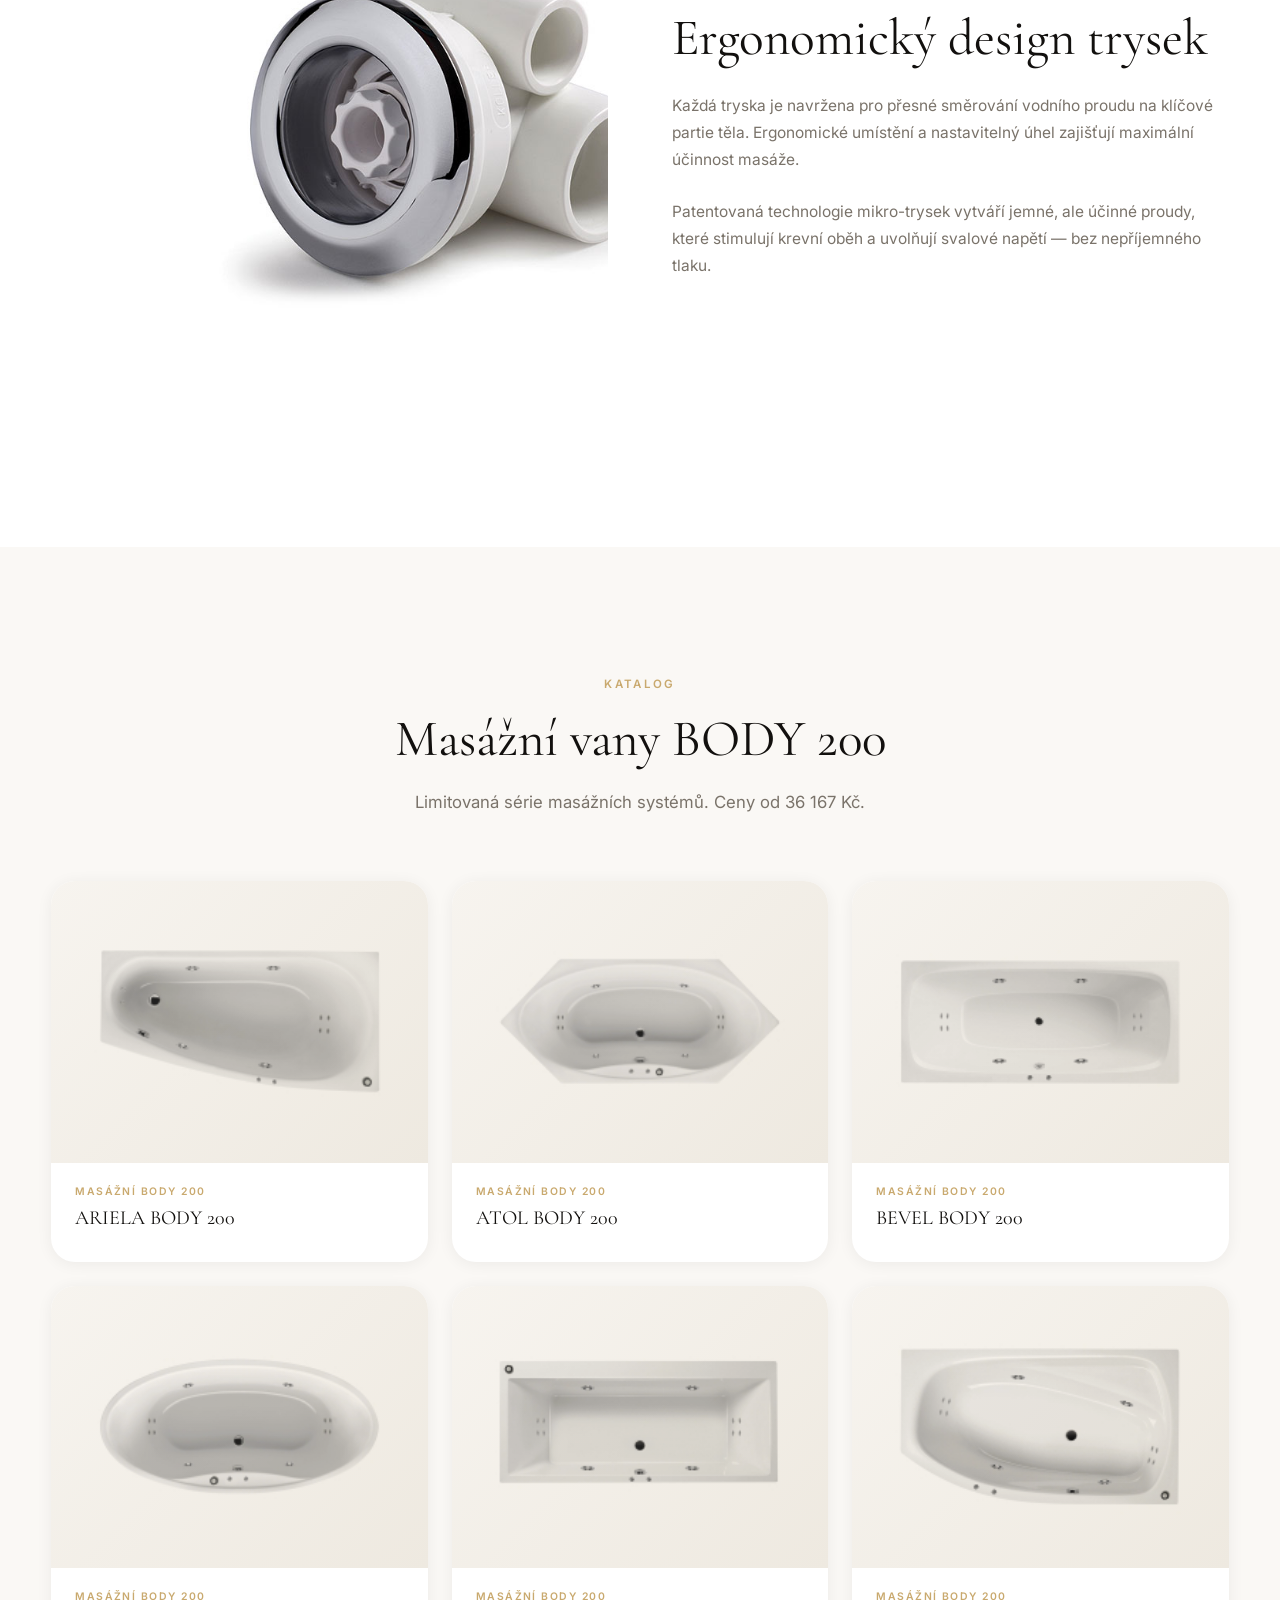
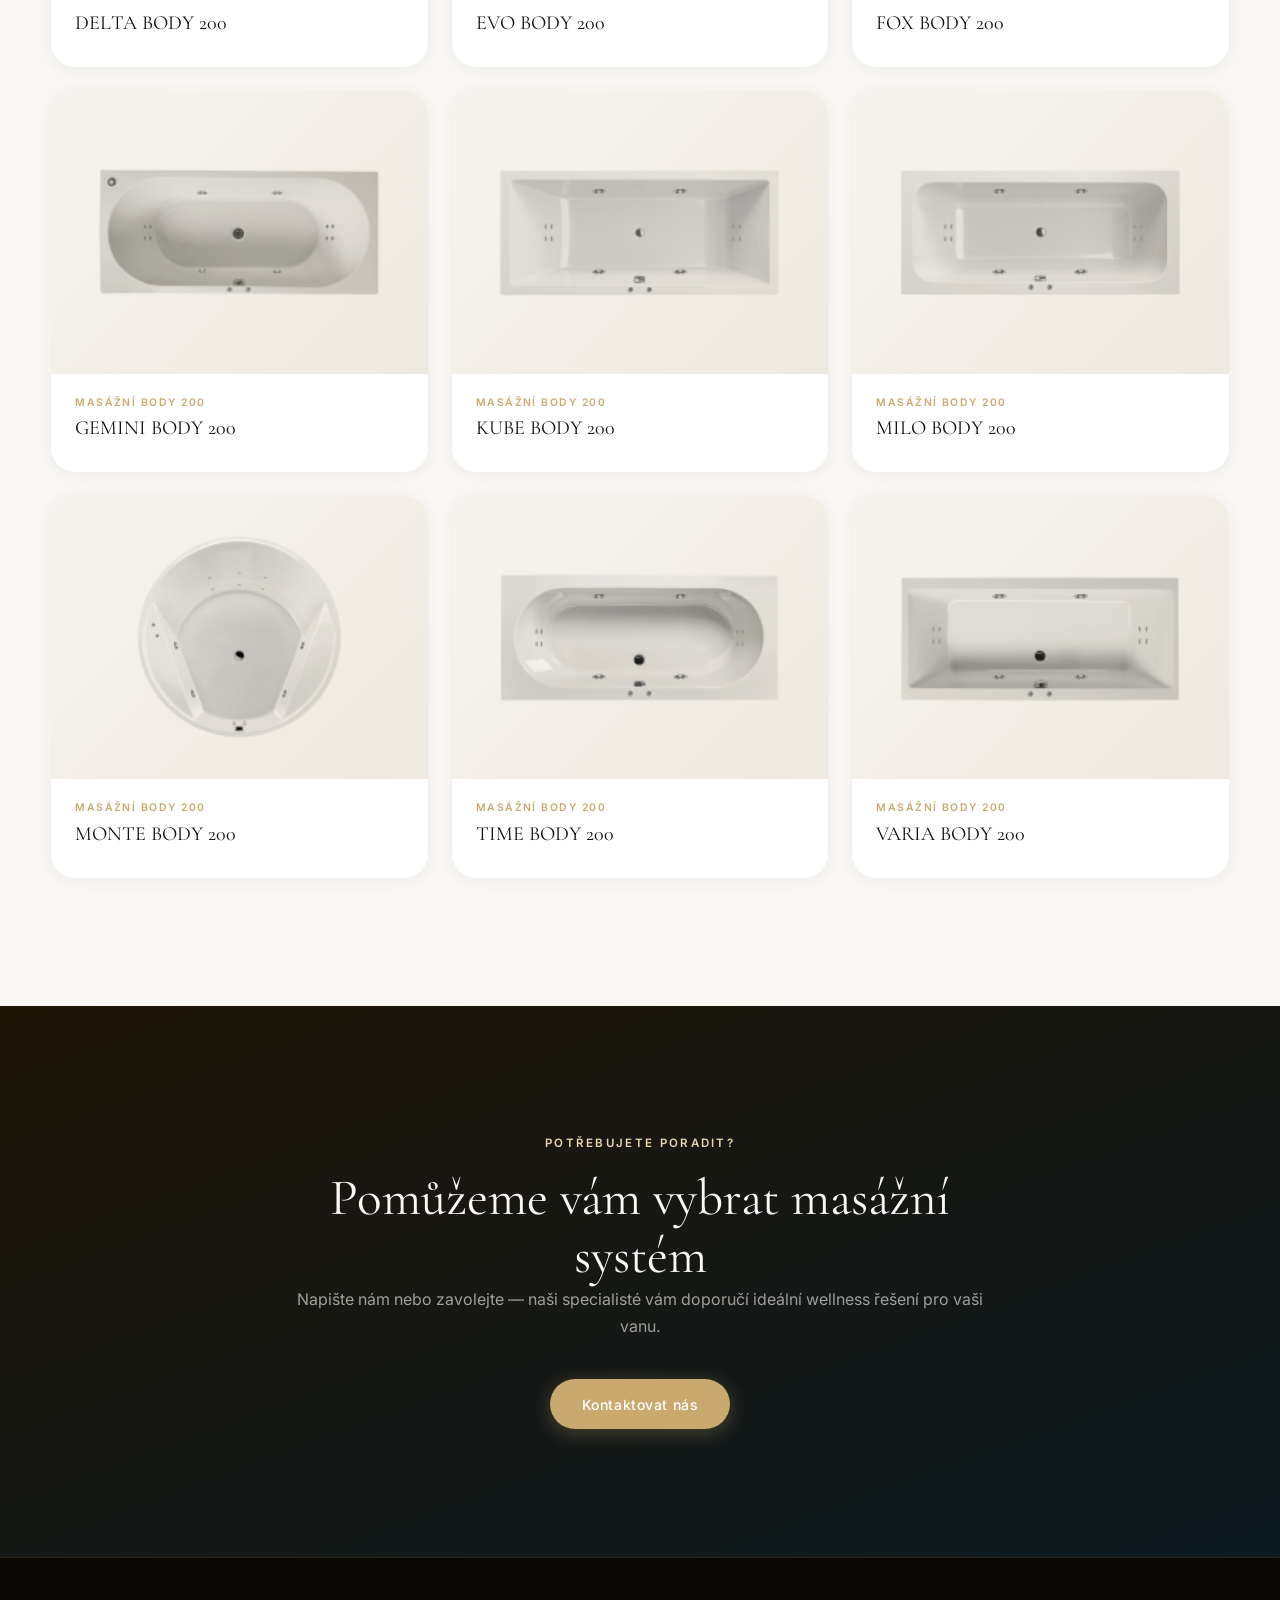
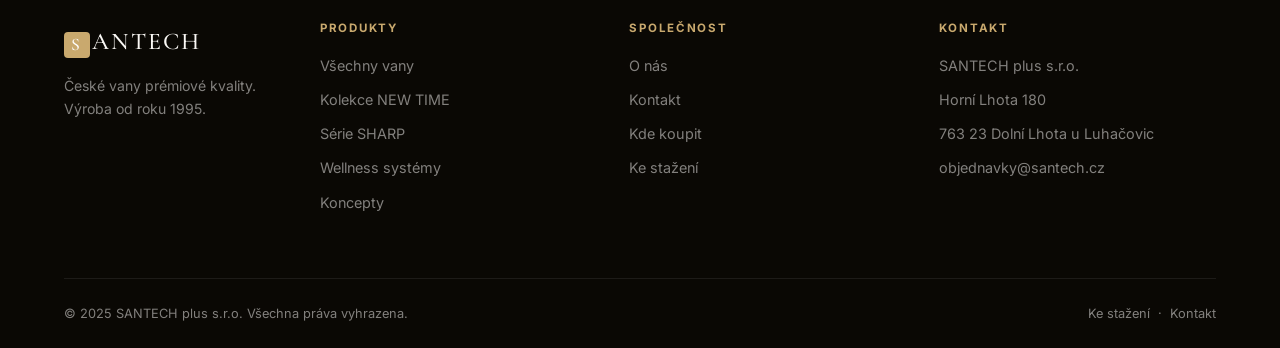
<file: wellness.html>
<!DOCTYPE html>
<html lang="cs">
<head>
  <meta charset="UTF-8" />
  <meta name="viewport" content="width=device-width, initial-scale=1.0" />
  <title>Wellness a masážní systémy — SANTECH</title>
  <meta name="description" content="SANTECH ENERGY — nová generace masážních systémů. Certifikované zdravotnické prostředky s dotykovým LCD ovládáním a patentovanou Champagne koupelí." />
  <link rel="preconnect" href="https://fonts.googleapis.com" />
  <link rel="preconnect" href="https://fonts.gstatic.com" crossorigin />
  <link href="https://fonts.googleapis.com/css2?family=Cormorant+Garamond:ital,wght@0,300;0,400;0,500;0,600;1,300;1,400&family=Inter:wght@300;400;500;600&display=swap" rel="stylesheet" />
  <link rel="stylesheet" href="style.css" />
</head>
<body data-page="wellness">

  <div id="nav-container"></div>

  <!-- ── PAGE HEADER ──────────────────────────────────────── -->
  <section class="page-header" style="background-image: url('data/images/banners/massage_banner.png')">
    <div class="page-header__overlay"></div>
    <div class="page-header__content">
      <nav class="breadcrumb">
        <a href="index.html" class="breadcrumb__link">Domů</a>
        <span class="breadcrumb__sep">/</span>
        <span class="breadcrumb__current">Wellness</span>
      </nav>
      <h1 class="page-header__title">Wellness a masážní systémy</h1>
      <p class="page-header__sub">SANTECH ENERGY — certifikované masážní systémy s dotykovým ovládáním a patentovanou Champagne koupelí.</p>
    </div>
  </section>

  <!-- ── INTRO ────────────────────────────────────────────── -->
  <section class="section--cream">
    <div class="container">
      <div class="section-header">
        <p class="eyebrow">SANTECH ENERGY</p>
        <h2>Nová generace masážních systémů</h2>
        <p class="section-sub">Masážní systémy SANTECH ENERGY jsou certifikovány jako zdravotnické prostředky. Nabízejí plně přizpůsobitelné wellness programy, moderní dotykový LCD displej a patentovanou Champagne koupel — jemné perličkové masáže, které přinášejí hlubokou relaxaci celého těla.</p>
      </div>
    </div>
  </section>

  <!-- ── FEATURES ─────────────────────────────────────────── -->
  <section class="section--white">
    <div class="container">
      <div class="quality__grid">
        <div class="quality-card reveal">
          <div class="quality-card__icon">
            <svg viewBox="0 0 48 48" fill="none"><path d="M12 36V20l12-10 12 10v16H12z" stroke="currentColor" stroke-width="1.5" stroke-linejoin="round"/><path d="M20 36v-8h8v8" stroke="currentColor" stroke-width="1.5" stroke-linejoin="round"/><circle cx="24" cy="22" r="2" fill="currentColor"/></svg>
          </div>
          <h3>Individuální programy</h3>
          <p>Plně přizpůsobitelné relaxační a rehabilitační programy. Nastavte si intenzitu, trvání i atmosféru podle svých potřeb.</p>
        </div>
        <div class="quality-card reveal delay-1">
          <div class="quality-card__icon">
            <svg viewBox="0 0 48 48" fill="none"><path d="M24 6L8 14v14c0 9 7.5 16 16 18 8.5-2 16-9 16-18V14L24 6z" stroke="currentColor" stroke-width="1.5" stroke-linejoin="round"/><path d="M17 24l5 5 9-9" stroke="currentColor" stroke-width="2" stroke-linecap="round" stroke-linejoin="round"/></svg>
          </div>
          <h3>Lékařský atest</h3>
          <p>Certifikováno jako zdravotnický prostředek. Splňuje přísné normy pro bezpečnost a účinnost masážních zařízení.</p>
        </div>
        <div class="quality-card reveal delay-2">
          <div class="quality-card__icon">
            <svg viewBox="0 0 48 48" fill="none"><rect x="10" y="12" width="28" height="20" rx="2" stroke="currentColor" stroke-width="1.5"/><path d="M18 36h12" stroke="currentColor" stroke-width="1.5" stroke-linecap="round"/><path d="M24 32v4" stroke="currentColor" stroke-width="1.5"/><circle cx="24" cy="22" r="4" stroke="currentColor" stroke-width="1.5"/></svg>
          </div>
          <h3>Dotykový LCD</h3>
          <p>Moderní dotykový LCD displej pro intuitivní ovládání všech funkcí — programy, intenzita, osvětlení i teplota.</p>
        </div>
        <div class="quality-card reveal delay-3">
          <div class="quality-card__icon">
            <svg viewBox="0 0 48 48" fill="none"><circle cx="16" cy="32" r="2" fill="currentColor"/><circle cx="24" cy="28" r="2" fill="currentColor"/><circle cx="32" cy="32" r="2" fill="currentColor"/><circle cx="20" cy="24" r="1.5" fill="currentColor"/><circle cx="28" cy="24" r="1.5" fill="currentColor"/><path d="M8 36c0-8 7.2-20 16-20s16 12 16 20" stroke="currentColor" stroke-width="1.5" stroke-linecap="round"/></svg>
          </div>
          <h3>Champagne koupel</h3>
          <p>Patentovaná technologie jemných perliček, které masírují celé tělo — jako koupel v šampaňském. Hluboký relaxační zážitek.</p>
        </div>
        <div class="quality-card reveal delay-4">
          <div class="quality-card__icon">
            <svg viewBox="0 0 48 48" fill="none"><path d="M14 34c0-6 4-10 10-14 6 4 10 8 10 14" stroke="currentColor" stroke-width="1.5" stroke-linecap="round" stroke-linejoin="round"/><path d="M10 38h28" stroke="currentColor" stroke-width="2" stroke-linecap="round"/><path d="M24 10v4M18 12l2 3M30 12l-2 3" stroke="currentColor" stroke-width="1.5" stroke-linecap="round"/></svg>
          </div>
          <h3>Turbo masáž</h3>
          <p>Dynamická masážní volba s vysokým výkonem pro intenzivní stimulaci svalů a hlubokou regeneraci.</p>
        </div>
        <div class="quality-card reveal delay-5">
          <div class="quality-card__icon">
            <svg viewBox="0 0 48 48" fill="none"><path d="M16 12h16v24H16z" stroke="currentColor" stroke-width="1.5" stroke-linejoin="round"/><path d="M20 18h8M20 22h8M20 26h5" stroke="currentColor" stroke-width="1.5" stroke-linecap="round"/><path d="M12 16v16M36 16v16" stroke="currentColor" stroke-width="1.5" stroke-linecap="round" stroke-dasharray="2 3"/></svg>
          </div>
          <h3>Snadná údržba</h3>
          <p>Elektronický systém údržby automaticky čistí a dezinfikuje masážní trysky. Minimální nároky na servis.</p>
        </div>
      </div>
    </div>
  </section>

  <!-- ── MASSAGE SYSTEMS OVERVIEW ─────────────────────────── -->
  <section class="section--cream-dark">
    <div class="container">
      <div class="section-header">
        <p class="eyebrow">Přehled systémů</p>
        <h2>7 masážních systémů</h2>
        <p class="section-sub">Nabízíme širokou škálu masážních systémů — od základní hydromasáže po komplexní wellness řešení s chromotherapy a Champagne koupelí.</p>
      </div>
      <div class="quality__grid">
        <div class="quality-card reveal">
          <h3>BODY 200</h3>
          <p>Hydromasážní systém s 8 tryskami. Základní relaxační masáž celého těla s nastavitelnou intenzitou.</p>
        </div>
        <div class="quality-card reveal delay-1">
          <h3>BODY 300</h3>
          <p>Rozšířený hydromasážní systém s 12 tryskami a pokročilými programy pro cílenou masáž jednotlivých partií.</p>
        </div>
        <div class="quality-card reveal delay-2">
          <h3>RELAXA 200</h3>
          <p>Kombinace hydro a vzduchové masáže. Perličková koupel s jemnými vzduchovými tryskami pro celkovou relaxaci.</p>
        </div>
        <div class="quality-card reveal delay-3">
          <h3>RELAXA 300</h3>
          <p>Prémiová kombinovaná masáž s rozšířeným počtem trysek, chromotherapy osvětlením a automatickými programy.</p>
        </div>
        <div class="quality-card reveal delay-4">
          <h3>FITNES 200</h3>
          <p>Sportovně zaměřený systém s důrazem na regeneraci svalů. Intenzivní proudy pro aktivní životní styl.</p>
        </div>
        <div class="quality-card reveal delay-5">
          <h3>FITNES 300</h3>
          <p>Vrcholný regenerační systém s turbo masáží, cílenými zónami a plně automatickými wellness programy.</p>
        </div>
        <div class="quality-card reveal">
          <h3>COMFORT</h3>
          <p>Kompletní wellness systém s Champagne koupelí, chromotherapy, dotykovým LCD a patentovanými technologiemi.</p>
        </div>
      </div>
    </div>
  </section>

  <!-- ── NOZZLE DETAIL ────────────────────────────────────── -->
  <section class="section--white">
    <div class="container">
      <div class="feature-split">
        <div class="feature-split__img">
          <img src="data/images/wellness/nozzle_detail_2.jpg" alt="Detail wellness trysky SANTECH" loading="lazy" />
        </div>
        <div class="feature-split__body">
          <p class="eyebrow">Technologie trysek</p>
          <h2>Ergonomický design trysek</h2>
          <p>Každá tryska je navržena pro přesné směrování vodního proudu na klíčové partie těla. Ergonomické umístění a nastavitelný úhel zajišťují maximální účinnost masáže.</p>
          <p>Patentovaná technologie mikro-trysek vytváří jemné, ale účinné proudy, které stimulují krevní oběh a uvolňují svalové napětí — bez nepříjemného tlaku.</p>
        </div>
      </div>
    </div>
  </section>

  <!-- ── BODY 200 PRODUCT GRID ────────────────────────────── -->
  <section class="section--cream">
    <div class="container">
      <div class="section-header">
        <p class="eyebrow">Katalog</p>
        <h2>Masážní vany BODY 200</h2>
        <p class="section-sub">Limitovaná série masážních systémů. Ceny od 36 167 Kč.</p>
      </div>
      <div class="pgrid">
        <div class="pcard"><div class="pcard__visual"><img src="data/images/body200/ariela_body200.jpg" alt="ARIELA BODY 200" loading="lazy" /></div><div class="pcard__body"><span class="pcard__cat">Masážní BODY 200</span><h3 class="pcard__name">ARIELA BODY 200</h3></div></div>

        <div class="pcard"><div class="pcard__visual"><img src="data/images/body200/atol_body200.jpg" alt="ATOL BODY 200" loading="lazy" /></div><div class="pcard__body"><span class="pcard__cat">Masážní BODY 200</span><h3 class="pcard__name">ATOL BODY 200</h3></div></div>

        <div class="pcard"><div class="pcard__visual"><img src="data/images/body200/bevel_rect_body200.jpg" alt="BEVEL BODY 200" loading="lazy" /></div><div class="pcard__body"><span class="pcard__cat">Masážní BODY 200</span><h3 class="pcard__name">BEVEL BODY 200</h3></div></div>

        <div class="pcard"><div class="pcard__visual"><img src="data/images/body200/delta_body200.jpg" alt="DELTA BODY 200" loading="lazy" /></div><div class="pcard__body"><span class="pcard__cat">Masážní BODY 200</span><h3 class="pcard__name">DELTA BODY 200</h3></div></div>

        <div class="pcard"><div class="pcard__visual"><img src="data/images/body200/evo_body200.jpg" alt="EVO BODY 200" loading="lazy" /></div><div class="pcard__body"><span class="pcard__cat">Masážní BODY 200</span><h3 class="pcard__name">EVO BODY 200</h3></div></div>

        <div class="pcard"><div class="pcard__visual"><img src="data/images/body200/fox_body200.jpg" alt="FOX BODY 200" loading="lazy" /></div><div class="pcard__body"><span class="pcard__cat">Masážní BODY 200</span><h3 class="pcard__name">FOX BODY 200</h3></div></div>

        <div class="pcard"><div class="pcard__visual"><img src="data/images/body200/gemini_body200.jpg" alt="GEMINI BODY 200" loading="lazy" /></div><div class="pcard__body"><span class="pcard__cat">Masážní BODY 200</span><h3 class="pcard__name">GEMINI BODY 200</h3></div></div>

        <div class="pcard"><div class="pcard__visual"><img src="data/images/body200/kube_body200.jpg" alt="KUBE BODY 200" loading="lazy" /></div><div class="pcard__body"><span class="pcard__cat">Masážní BODY 200</span><h3 class="pcard__name">KUBE BODY 200</h3></div></div>

        <div class="pcard"><div class="pcard__visual"><img src="data/images/body200/milo_body200.jpg" alt="MILO BODY 200" loading="lazy" /></div><div class="pcard__body"><span class="pcard__cat">Masážní BODY 200</span><h3 class="pcard__name">MILO BODY 200</h3></div></div>

        <div class="pcard"><div class="pcard__visual"><img src="data/images/body200/monte_body200.jpg" alt="MONTE BODY 200" loading="lazy" /></div><div class="pcard__body"><span class="pcard__cat">Masážní BODY 200</span><h3 class="pcard__name">MONTE BODY 200</h3></div></div>

        <div class="pcard"><div class="pcard__visual"><img src="data/images/body200/time_body200.jpg" alt="TIME BODY 200" loading="lazy" /></div><div class="pcard__body"><span class="pcard__cat">Masážní BODY 200</span><h3 class="pcard__name">TIME BODY 200</h3></div></div>

        <div class="pcard"><div class="pcard__visual"><img src="data/images/body200/varia_body200.jpg" alt="VARIA BODY 200" loading="lazy" /></div><div class="pcard__body"><span class="pcard__cat">Masážní BODY 200</span><h3 class="pcard__name">VARIA BODY 200</h3></div></div>
      </div>
    </div>
  </section>

  <!-- ── CTA ──────────────────────────────────────────────── -->
  <section class="section--dark">
    <div class="container" style="text-align:center; max-width:700px;">
      <p class="eyebrow eyebrow--light">Potřebujete poradit?</p>
      <h2>Pomůžeme vám vybrat masážní systém</h2>
      <p style="margin-bottom:2.5rem;">Napište nám nebo zavolejte — naši specialisté vám doporučí ideální wellness řešení pro vaši vanu.</p>
      <a href="kontakt.html" class="btn btn--primary">Kontaktovat nás</a>
    </div>
  </section>

  <div id="footer-container"></div>

  <script src="components.js"></script>
  <script src="main.js"></script>
</body>
</html>
</file>
<file: style.css>
/* ── RESET & BASE ──────────────────────────────────────── */
*, *::before, *::after { box-sizing: border-box; margin: 0; padding: 0; }

:root {
  --ink:        #12100e;
  --ink-soft:   #3a3530;
  --ink-muted:  #7a736a;
  --cream:      #faf8f5;
  --cream-dark: #f0ebe3;
  --gold:       #c9a96e;
  --gold-light: #e8d5b0;
  --gold-dark:  #a8874a;
  --blue:       #5b9ec9;
  --blue-light: #d4eef7;
  --white:      #ffffff;

  --font-serif: 'Cormorant Garamond', Georgia, serif;
  --font-sans:  'Inter', system-ui, sans-serif;

  --nav-h:      72px;
  --r:          12px;
  --r-lg:       24px;
  --trans:      0.35s cubic-bezier(0.25, 0.46, 0.45, 0.94);
}

html { scroll-behavior: smooth; font-size: 16px; }

body {
  font-family: var(--font-sans);
  color: var(--ink);
  background: var(--cream);
  line-height: 1.65;
  overflow-x: hidden;
}

img, svg { display: block; max-width: 100%; }
a { color: inherit; text-decoration: none; }
button { cursor: pointer; border: none; background: none; font: inherit; }

.container {
  width: min(1200px, 100% - 2 * clamp(1rem, 4vw, 4rem));
  margin-inline: auto;
}

/* ── TYPOGRAPHY ─────────────────────────────────────────── */
h1, h2, h3, h4 { font-family: var(--font-serif); font-weight: 400; line-height: 1.15; }
h1 { font-size: clamp(2.8rem, 6vw, 5.5rem); }
h2 { font-size: clamp(2.2rem, 4vw, 3.8rem); }
h3 { font-size: clamp(1.3rem, 2.5vw, 1.8rem); }
em { font-style: italic; color: var(--gold-dark); }

.eyebrow {
  font-family: var(--font-sans);
  font-size: 0.72rem;
  font-weight: 600;
  letter-spacing: 0.2em;
  text-transform: uppercase;
  color: var(--gold);
  margin-bottom: 1rem;
}
.eyebrow--light { color: var(--gold-light); }

.section-header {
  text-align: center;
  max-width: 720px;
  margin-inline: auto;
  margin-bottom: 4rem;
}
.section-sub {
  margin-top: 1.25rem;
  color: var(--ink-muted);
  font-size: 1.05rem;
  line-height: 1.7;
}

/* ── BUTTONS ─────────────────────────────────────────────── */
.btn {
  display: inline-flex;
  align-items: center;
  gap: 0.5rem;
  padding: 0.85rem 2rem;
  border-radius: 100px;
  font-size: 0.875rem;
  font-weight: 500;
  letter-spacing: 0.04em;
  transition: var(--trans);
}
.btn--primary {
  background: var(--gold);
  color: var(--white);
  box-shadow: 0 4px 20px color-mix(in srgb, var(--gold) 30%, transparent);
}
.btn--primary:hover {
  background: var(--gold-dark);
  transform: translateY(-2px);
  box-shadow: 0 8px 28px color-mix(in srgb, var(--gold) 40%, transparent);
}
.btn--ghost {
  border: 1.5px solid color-mix(in srgb, var(--cream) 40%, transparent);
  color: var(--cream);
  backdrop-filter: blur(8px);
}
.btn--ghost:hover {
  background: color-mix(in srgb, var(--cream) 15%, transparent);
  transform: translateY(-2px);
}
.btn--full { width: 100%; justify-content: center; }

/* ── ANIMATIONS ─────────────────────────────────────────── */
.fade-up {
  opacity: 0;
  transform: translateY(32px);
  animation: fadeUp 0.8s var(--trans) forwards;
}
.delay-1 { animation-delay: 0.15s; }
.delay-2 { animation-delay: 0.30s; }
.delay-3 { animation-delay: 0.45s; }
.delay-4 { animation-delay: 0.60s; }
.delay-5 { animation-delay: 0.75s; }

@keyframes fadeUp {
  to { opacity: 1; transform: translateY(0); }
}

.reveal {
  opacity: 0;
  transform: translateY(40px);
  transition: opacity 0.7s ease, transform 0.7s ease;
}
.reveal.visible {
  opacity: 1;
  transform: translateY(0);
}
.reveal.delay-1.visible { transition-delay: 0.1s; }
.reveal.delay-2.visible { transition-delay: 0.2s; }
.reveal.delay-3.visible { transition-delay: 0.3s; }
.reveal.delay-4.visible { transition-delay: 0.4s; }
.reveal.delay-5.visible { transition-delay: 0.5s; }

/* ── NAV ─────────────────────────────────────────────────── */
.nav {
  position: fixed;
  top: 0; left: 0; right: 0;
  z-index: 100;
  height: var(--nav-h);
  display: flex;
  align-items: center;
  justify-content: space-between;
  padding-inline: clamp(1.5rem, 5vw, 4rem);
  background: var(--cream);
  border-bottom: 1px solid color-mix(in srgb, var(--ink) 8%, transparent);
  transition: box-shadow 0.35s ease;
}
.nav.scrolled {
  box-shadow: 0 4px 24px color-mix(in srgb, var(--ink) 10%, transparent);
}

.nav__logo {
  font-family: var(--font-serif);
  font-size: 1.5rem;
  font-weight: 500;
  color: var(--ink);
  letter-spacing: 0.08em;
  transition: color var(--trans);
}

.nav__logo-mark {
  display: inline-block;
  width: 1.6rem; height: 1.6rem;
  background: var(--gold);
  color: white;
  border-radius: 4px;
  text-align: center;
  line-height: 1.6rem;
  font-size: 1.1rem;
  margin-right: 0.15rem;
  vertical-align: middle;
}

.nav__links {
  display: flex;
  align-items: center;
  gap: 2rem;
}
.nav__links a {
  font-size: 0.85rem;
  font-weight: 500;
  letter-spacing: 0.04em;
  color: var(--ink-soft);
  transition: color var(--trans);
}
.nav__links a:hover { color: var(--gold) !important; }

.nav__cta {
  padding: 0.55rem 1.4rem;
  background: var(--gold);
  color: var(--white) !important;
  border-radius: 100px;
  font-weight: 500;
}
.nav__cta:hover { background: var(--gold-dark); }

/* Nav dropdown */
.nav__dropdown { position: relative; }
.nav__dropdown .nav__link { display: inline-flex; align-items: center; gap: 0.3rem; }
.nav__dropdown .nav__link svg { transition: transform var(--trans); }
.nav__dropdown:hover .nav__link svg { transform: rotate(180deg); }
.nav__dropdown-menu {
  position: absolute;
  top: 100%;
  left: -1rem;
  padding: 0.75rem 0;
  min-width: 200px;
  background: var(--white);
  border-radius: var(--r);
  box-shadow: 0 8px 32px rgba(0,0,0,0.12);
  opacity: 0;
  visibility: hidden;
  transform: translateY(8px);
  transition: opacity 0.25s ease, transform 0.25s ease, visibility 0.25s ease;
  z-index: 110;
}
.nav__dropdown:hover .nav__dropdown-menu {
  opacity: 1;
  visibility: visible;
  transform: translateY(0);
}
.nav__dropdown-menu a {
  display: block;
  padding: 0.6rem 1.5rem;
  font-size: 0.85rem;
  font-weight: 400;
  color: var(--ink-soft) !important;
  transition: background var(--trans), color var(--trans);
}
.nav__dropdown-menu a:hover { background: var(--cream); color: var(--gold-dark) !important; }
.nav__dropdown-menu a.active { color: var(--gold) !important; font-weight: 600; }

.nav__link--active {
  color: var(--gold-dark) !important;
  position: relative;
}
.nav__link--active::after {
  content: '';
  position: absolute;
  bottom: -4px;
  left: 0;
  right: 0;
  height: 2px;
  background: var(--gold);
  border-radius: 1px;
}

.nav__hamburger {
  display: none;
  flex-direction: column;
  gap: 5px;
  padding: 4px;
}
.nav__hamburger span {
  display: block;
  width: 24px;
  height: 2px;
  background: var(--ink);
  border-radius: 2px;
  transition: var(--trans);
}

.mobile-menu {
  display: none;
  position: fixed;
  inset: var(--nav-h) 0 0 0;
  background: var(--cream);
  z-index: 99;
  flex-direction: column;
  align-items: center;
  justify-content: center;
  gap: 2rem;
  opacity: 0;
  pointer-events: none;
  transition: opacity 0.3s ease;
}
.mobile-menu.open {
  opacity: 1;
  pointer-events: all;
}
.mobile-link {
  font-family: var(--font-serif);
  font-size: 2rem;
  color: var(--ink);
  transition: color var(--trans);
}
.mobile-link:hover { color: var(--gold); }
.mobile-link--parent {
  display: flex;
  align-items: center;
  gap: 0.4rem;
  font-family: var(--font-serif);
  font-size: 2rem;
  color: var(--ink);
  background: none;
  border: none;
  cursor: pointer;
}
.mobile-link--parent svg { transition: transform var(--trans); }
.mobile-link--parent.open svg { transform: rotate(180deg); }
.mobile-dropdown__items {
  display: none;
  flex-direction: column;
  gap: 0.6rem;
  padding: 0.5rem 0 0.5rem 1rem;
}
.mobile-dropdown__items.open { display: flex; }
.mobile-sublink {
  font-size: 1.1rem;
  color: var(--ink-muted);
  transition: color var(--trans);
}
.mobile-sublink:hover { color: var(--gold); }
.mobile-link--cta {
  font-family: var(--font-sans);
  font-size: 1rem;
  padding: 0.75rem 2rem;
  background: var(--gold);
  color: var(--white) !important;
  border-radius: 100px;
  font-weight: 500;
  margin-top: 1rem;
}

/* ── PAGE HEADER ─────────────────────────────────────────── */
.page-header {
  position: relative;
  min-height: 280px;
  display: flex;
  align-items: flex-end;
  padding: calc(var(--nav-h) + 3rem) clamp(1.5rem, 5vw, 5rem) 3rem;
  background: linear-gradient(135deg, #1a1208 0%, #0f1a24 50%, #0d1e12 100%);
  background-size: cover;
  background-position: center;
  overflow: hidden;
}
.page-header__overlay {
  position: absolute;
  inset: 0;
  background: linear-gradient(180deg, rgba(18,16,14,0.7) 0%, rgba(18,16,14,0.85) 100%);
}
.page-header__content {
  position: relative;
  z-index: 1;
  width: min(1200px, 100% - 2 * clamp(1rem, 4vw, 4rem));
  margin-inline: auto;
}
.page-header__title {
  font-size: clamp(2.4rem, 5vw, 4rem);
  color: var(--cream);
  margin-bottom: 0.5rem;
}
.page-header__sub {
  color: color-mix(in srgb, var(--cream) 60%, transparent);
  font-size: 1.05rem;
  max-width: 600px;
  line-height: 1.7;
}

/* Breadcrumb */
.breadcrumb {
  display: flex;
  align-items: center;
  gap: 0.5rem;
  margin-bottom: 1rem;
  font-size: 0.78rem;
  font-weight: 500;
  letter-spacing: 0.06em;
}
.breadcrumb__link { color: var(--gold-light); transition: color var(--trans); }
.breadcrumb__link:hover { color: var(--gold); }
.breadcrumb__sep { color: color-mix(in srgb, var(--cream) 30%, transparent); }
.breadcrumb__current { color: color-mix(in srgb, var(--cream) 60%, transparent); }

/* ── PRODUCT CARDS (pcard) ───────────────────────────────── */
.pcard {
  background: var(--white);
  border-radius: var(--r-lg);
  overflow: hidden;
  box-shadow: 0 2px 16px rgba(0,0,0,0.06);
  transition: var(--trans);
  text-decoration: none;
  color: inherit;
  display: block;
  cursor: pointer;
}
.pcard:hover {
  transform: translateY(-4px);
  box-shadow: 0 12px 40px rgba(0,0,0,0.1);
}
.pcard__visual {
  position: relative;
  padding: 1.5rem;
  background: linear-gradient(135deg, #f7f4ef, #eee9e0);
  display: flex;
  align-items: center;
  justify-content: center;
  aspect-ratio: 4/3;
  overflow: hidden;
}
.pcard__visual img {
  width: 100%;
  height: 100%;
  object-fit: contain;
  mix-blend-mode: multiply;
}
.pcard__badge {
  position: absolute;
  top: 0.75rem; right: 0.75rem;
  padding: 0.25rem 0.7rem;
  border-radius: 100px;
  font-size: 0.65rem;
  font-weight: 700;
  letter-spacing: 0.08em;
  text-transform: uppercase;
  background: var(--gold);
  color: white;
}
.pcard__body { padding: 1.25rem 1.5rem 1.5rem; }
.pcard__cat {
  font-size: 0.65rem;
  font-weight: 600;
  letter-spacing: 0.14em;
  text-transform: uppercase;
  color: var(--gold);
  display: block;
  margin-bottom: 0.35rem;
}
.pcard__name {
  font-family: var(--font-serif);
  font-size: 1.25rem;
  font-weight: 400;
  margin-bottom: 0.5rem;
  line-height: 1.2;
}
.pcard__meta {
  display: flex;
  align-items: center;
  gap: 1rem;
  flex-wrap: wrap;
}
.pcard__dims {
  font-size: 0.82rem;
  color: var(--ink-muted);
}
.pcard__price {
  font-family: var(--font-serif);
  font-size: 1.05rem;
  font-weight: 500;
  color: var(--ink);
}

/* Product grid */
.pgrid {
  display: grid;
  grid-template-columns: repeat(auto-fill, minmax(280px, 1fr));
  gap: 1.5rem;
}

/* Filter bar */
.filter-bar {
  position: sticky;
  top: var(--nav-h);
  z-index: 50;
  background: color-mix(in srgb, var(--cream) 95%, transparent);
  backdrop-filter: blur(16px);
  border-bottom: 1px solid color-mix(in srgb, var(--ink) 8%, transparent);
  padding: 1rem 0;
  margin-bottom: 2rem;
}
.filter-bar__inner {
  width: min(1200px, 100% - 2 * clamp(1rem, 4vw, 4rem));
  margin-inline: auto;
  display: flex;
  align-items: center;
  gap: 0.5rem;
  flex-wrap: wrap;
}
.filter-pill {
  padding: 0.5rem 1.2rem;
  border-radius: 100px;
  font-size: 0.78rem;
  font-weight: 500;
  letter-spacing: 0.04em;
  border: 1.5px solid color-mix(in srgb, var(--ink) 12%, transparent);
  background: transparent;
  color: var(--ink-soft);
  cursor: pointer;
  transition: var(--trans);
}
.filter-pill:hover { border-color: var(--gold); color: var(--gold-dark); }
.filter-pill.active {
  background: var(--gold);
  color: var(--white);
  border-color: var(--gold);
}

/* ── COLLECTION SHOWCASE ─────────────────────────────────── */
.showcase {
  display: grid;
  grid-template-columns: 1fr 1fr;
  gap: 3rem;
  align-items: center;
  padding: 4rem 0;
  border-bottom: 1px solid color-mix(in srgb, var(--ink) 8%, transparent);
}
.showcase:last-child { border-bottom: none; }
/* When inside showcase-list rows, spacing is handled by the row */
.showcase-row .showcase { padding: 0; border-bottom: none; }
.showcase--reverse { direction: rtl; }
.showcase--reverse > * { direction: ltr; }
.showcase__img {
  border-radius: var(--r-lg);
  overflow: hidden;
  background: linear-gradient(135deg, #f7f4ef, #eee9e0);
  padding: 2rem;
}
.showcase__img img {
  width: 100%;
  object-fit: contain;
  mix-blend-mode: multiply;
}
.showcase__body h3 {
  font-size: clamp(1.6rem, 3vw, 2.2rem);
  margin-bottom: 1rem;
}
.showcase__body p {
  color: var(--ink-muted);
  font-size: 0.95rem;
  line-height: 1.75;
  margin-bottom: 1.5rem;
}
.showcase__price {
  font-family: var(--font-serif);
  font-size: 1.3rem;
  color: var(--ink);
  margin-bottom: 1rem;
}
.showcase__tags {
  display: flex;
  flex-wrap: wrap;
  gap: 0.5rem;
}
.showcase__tags span {
  padding: 0.3rem 0.8rem;
  border: 1px solid color-mix(in srgb, var(--gold) 40%, transparent);
  border-radius: 100px;
  font-size: 0.7rem;
  font-weight: 500;
  letter-spacing: 0.06em;
  text-transform: uppercase;
  color: var(--gold-dark);
}

/* ── DOWNLOAD LIST ───────────────────────────────────────── */
.dl-section { margin-bottom: 3rem; }
.dl-section h3 {
  font-size: 1.4rem;
  margin-bottom: 1.5rem;
  padding-bottom: 0.75rem;
  border-bottom: 2px solid var(--gold-light);
}
.dl-list { display: flex; flex-direction: column; gap: 0.75rem; }
.dl-item {
  display: flex;
  align-items: center;
  gap: 1rem;
  padding: 1rem 1.25rem;
  background: var(--white);
  border-radius: var(--r);
  border: 1px solid transparent;
  transition: var(--trans);
}
.dl-item:hover {
  border-color: var(--gold-light);
  box-shadow: 0 4px 16px rgba(0,0,0,0.06);
}
.dl-item__icon {
  width: 40px; height: 40px;
  display: flex;
  align-items: center;
  justify-content: center;
  background: linear-gradient(135deg, var(--gold-light), var(--cream));
  border-radius: var(--r);
  color: var(--gold-dark);
  flex-shrink: 0;
  font-size: 0.7rem;
  font-weight: 700;
  letter-spacing: 0.05em;
}
.dl-item__name { flex: 1; font-size: 0.92rem; }
.dl-item__format {
  padding: 0.2rem 0.6rem;
  border-radius: 4px;
  font-size: 0.68rem;
  font-weight: 600;
  letter-spacing: 0.06em;
  text-transform: uppercase;
  background: var(--cream-dark);
  color: var(--ink-muted);
}

/* ── DEALER REGIONS ──────────────────────────────────────── */
.regions-grid {
  display: grid;
  grid-template-columns: repeat(auto-fill, minmax(220px, 1fr));
  gap: 1rem;
}
.region-card {
  padding: 1.25rem 1.5rem;
  background: var(--white);
  border-radius: var(--r);
  border: 1.5px solid transparent;
  font-size: 0.95rem;
  font-weight: 500;
  cursor: pointer;
  transition: var(--trans);
  display: flex;
  align-items: center;
  gap: 0.75rem;
}
.region-card:hover {
  border-color: var(--gold);
  transform: translateY(-2px);
  box-shadow: 0 6px 20px rgba(0,0,0,0.08);
}
.region-card__dot {
  width: 8px; height: 8px;
  border-radius: 50%;
  background: var(--gold);
  flex-shrink: 0;
}

/* ── TEAM CARDS ──────────────────────────────────────────── */
.team-grid {
  display: grid;
  grid-template-columns: repeat(auto-fill, minmax(280px, 1fr));
  gap: 1.5rem;
}
.team-card {
  background: var(--white);
  border-radius: var(--r);
  padding: 2rem;
  border: 1px solid transparent;
  transition: var(--trans);
}
.team-card:hover {
  border-color: var(--gold-light);
  box-shadow: 0 8px 24px rgba(0,0,0,0.06);
}
.team-card__name {
  font-family: var(--font-serif);
  font-size: 1.2rem;
  margin-bottom: 0.25rem;
}
.team-card__role {
  font-size: 0.78rem;
  color: var(--gold);
  font-weight: 600;
  letter-spacing: 0.06em;
  text-transform: uppercase;
  margin-bottom: 1rem;
}
.team-card__contact {
  display: flex;
  flex-direction: column;
  gap: 0.3rem;
  font-size: 0.88rem;
  color: var(--ink-muted);
}
.team-card__contact a { color: var(--ink-soft); transition: color var(--trans); }
.team-card__contact a:hover { color: var(--gold); }

/* ── FEATURE SECTION ─────────────────────────────────────── */
.feature-split {
  display: grid;
  grid-template-columns: 1fr 1fr;
  gap: 4rem;
  align-items: center;
  padding: clamp(4rem, 8vw, 8rem) 0;
}
.feature-split--reverse { direction: rtl; }
.feature-split--reverse > * { direction: ltr; }
.feature-split__img {
  border-radius: var(--r-lg);
  overflow: hidden;
}
.feature-split__img img {
  width: 100%;
  height: 100%;
  object-fit: cover;
}
.feature-split__body h2 { margin-bottom: 1.5rem; }
.feature-split__body p {
  color: var(--ink-muted);
  font-size: 0.97rem;
  line-height: 1.75;
  margin-bottom: 1.5rem;
}

/* ── DARK SECTION ────────────────────────────────────────── */
.section--dark {
  background: linear-gradient(160deg, #1e1508 0%, #0d1a20 100%);
  color: var(--cream);
  padding: clamp(5rem, 10vw, 9rem) 0;
}
.section--dark h2 { color: var(--cream); }
.section--dark p { color: color-mix(in srgb, var(--cream) 60%, transparent); }
.section--dark .eyebrow { color: var(--gold-light); }

/* ── CONTENT SECTIONS ────────────────────────────────────── */
.section--cream {
  background: var(--cream);
  padding: clamp(5rem, 10vw, 9rem) 0;
}
.section--white {
  background: var(--white);
  padding: clamp(5rem, 10vw, 9rem) 0;
}
.section--cream-dark {
  background: var(--cream-dark);
  padding: clamp(5rem, 10vw, 9rem) 0;
}

/* Tight showcase variant — alternating bg rows within one section */
.showcase-list {
  background: var(--white);
}
.showcase-list .showcase-row {
  padding: clamp(3rem, 6vw, 5rem) clamp(1.5rem, 5vw, 5rem);
  border-bottom: 1px solid color-mix(in srgb, var(--ink) 7%, transparent);
}
.showcase-list .showcase-row:last-child { border-bottom: none; }
.showcase-list .showcase-row:nth-child(even) { background: var(--cream); }

/* ── FOOTER TEXT (for non-link items) ────────────────────── */
.footer__text {
  font-size: 0.9rem;
  display: block;
}
.footer__bottom-links {
  display: flex;
  gap: 0.5rem;
  align-items: center;
}
.footer__bottom-links a {
  transition: color var(--trans);
}
.footer__bottom-links a:hover { color: var(--cream); }

/* ── RESPONSIVE ADDITIONS ────────────────────────────────── */
@media (max-width: 1024px) {
  .showcase { grid-template-columns: 1fr; gap: 2rem; }
  .showcase--reverse { direction: ltr; }
  .feature-split { grid-template-columns: 1fr; gap: 2rem; }
  .feature-split--reverse { direction: ltr; }
  .page-header { min-height: 220px; }
}

@media (max-width: 768px) {
  .pgrid { grid-template-columns: 1fr 1fr; }
  .regions-grid { grid-template-columns: 1fr; }
  .team-grid { grid-template-columns: 1fr; }
}

@media (max-width: 520px) {
  .pgrid { grid-template-columns: 1fr; }
  .filter-bar__inner { gap: 0.4rem; }
  .filter-pill { padding: 0.4rem 0.9rem; font-size: 0.72rem; }
}

/* ── HERO ────────────────────────────────────────────────── */
.hero {
  position: relative;
  min-height: 100svh;
  display: grid;
  grid-template-columns: 1fr 1fr;
  align-items: center;
  gap: 2rem;
  padding: calc(var(--nav-h) + 4rem) clamp(1.5rem, 5vw, 5rem) 5rem;
  background: linear-gradient(135deg, #1a1208 0%, #0f1a24 50%, #0d1e12 100%);
  overflow: hidden;
}

.hero__bg {
  position: absolute;
  inset: 0;
  pointer-events: none;
}

.hero__blob {
  position: absolute;
  border-radius: 50%;
  filter: blur(80px);
  opacity: 0.18;
}
.hero__blob--1 {
  width: 700px; height: 700px;
  background: radial-gradient(circle, #c9a96e, transparent 70%);
  top: -200px; left: -200px;
  animation: blobFloat 12s ease-in-out infinite;
}
.hero__blob--2 {
  width: 500px; height: 500px;
  background: radial-gradient(circle, #5b9ec9, transparent 70%);
  bottom: -100px; right: 0;
  animation: blobFloat 15s ease-in-out infinite reverse;
}
.hero__blob--3 {
  width: 400px; height: 400px;
  background: radial-gradient(circle, #a8d4a8, transparent 70%);
  top: 50%; left: 55%;
  animation: blobFloat 18s ease-in-out infinite 3s;
}
@keyframes blobFloat {
  0%, 100% { transform: translate(0, 0) scale(1); }
  33% { transform: translate(30px, -20px) scale(1.05); }
  66% { transform: translate(-20px, 20px) scale(0.95); }
}

.hero__grid {
  position: absolute;
  inset: 0;
  background-image:
    linear-gradient(color-mix(in srgb, white 4%, transparent) 1px, transparent 1px),
    linear-gradient(90deg, color-mix(in srgb, white 4%, transparent) 1px, transparent 1px);
  background-size: 60px 60px;
}

.hero__content {
  position: relative;
  z-index: 1;
  max-width: 600px;
}
.hero__eyebrow {
  font-size: 0.72rem;
  font-weight: 600;
  letter-spacing: 0.2em;
  text-transform: uppercase;
  color: var(--gold);
  margin-bottom: 1.25rem;
}
.hero__headline {
  color: var(--cream);
  margin-bottom: 1.5rem;
}
.hero__headline em {
  color: var(--gold-light);
}
.hero__sub {
  color: color-mix(in srgb, var(--cream) 65%, transparent);
  font-size: 1.05rem;
  line-height: 1.75;
  margin-bottom: 2.5rem;
  max-width: 480px;
}
.hero__actions { display: flex; gap: 1rem; flex-wrap: wrap; }

.hero__visual {
  position: relative;
  z-index: 1;
  display: flex;
  flex-direction: column;
  align-items: center;
}

.hero__image-wrapper {
  width: 100%;
  max-width: 580px;
  border-radius: var(--r-lg);
  overflow: hidden;
  box-shadow: 0 20px 60px rgba(0,0,0,0.4);
}
.hero__image {
  width: 100%;
  height: auto;
  display: block;
}

.bath-stats {
  display: flex;
  gap: 2.5rem;
  margin-top: 2rem;
  justify-content: center;
  padding: 1.5rem 2rem;
  background: color-mix(in srgb, white 5%, transparent);
  border: 1px solid color-mix(in srgb, var(--gold) 20%, transparent);
  border-radius: var(--r-lg);
  backdrop-filter: blur(12px);
}
.bath-stat {
  text-align: center;
  display: flex;
  flex-direction: column;
  gap: 0.15rem;
}
.bath-stat__num {
  font-family: var(--font-serif);
  font-size: 2.2rem;
  color: var(--gold-light);
  line-height: 1;
}
.bath-stat__num sup { font-size: 1rem; }
.bath-stat__label {
  font-size: 0.72rem;
  font-weight: 500;
  letter-spacing: 0.08em;
  text-transform: uppercase;
  color: color-mix(in srgb, var(--cream) 50%, transparent);
}

.hero__scroll {
  position: absolute;
  bottom: 2.5rem;
  left: 50%;
  transform: translateX(-50%);
  display: flex;
  flex-direction: column;
  align-items: center;
  gap: 0.75rem;
  color: color-mix(in srgb, var(--cream) 40%, transparent);
  font-size: 0.7rem;
  letter-spacing: 0.15em;
  text-transform: uppercase;
}
.scroll-line {
  width: 1px;
  height: 48px;
  background: linear-gradient(to bottom, var(--gold), transparent);
  animation: scrollPulse 2s ease-in-out infinite;
}
@keyframes scrollPulse {
  0%, 100% { opacity: 0.4; }
  50% { opacity: 1; }
}

/* ── MARQUEE ─────────────────────────────────────────────── */
.marquee-band {
  background: var(--ink);
  padding: 1rem 0;
  overflow: hidden;
  white-space: nowrap;
  border-top: 1px solid color-mix(in srgb, var(--gold) 20%, transparent);
  border-bottom: 1px solid color-mix(in srgb, var(--gold) 20%, transparent);
}
.marquee-track {
  display: inline-flex;
  gap: 1.5rem;
  animation: marquee 28s linear infinite;
  font-size: 0.78rem;
  font-weight: 500;
  letter-spacing: 0.12em;
  text-transform: uppercase;
  color: color-mix(in srgb, var(--cream) 60%, transparent);
}
.marquee-track .dot { color: var(--gold); }
@keyframes marquee {
  from { transform: translateX(0); }
  to { transform: translateX(-50%); }
}

/* ── PRODUCTS ─────────────────────────────────────────────── */
.products {
  padding: clamp(5rem, 10vw, 9rem) 0;
  background: var(--cream);
}

.products__grid {
  display: grid;
  grid-template-columns: repeat(auto-fit, minmax(260px, 1fr));
  gap: 1.75rem;
}

.product-card {
  background: var(--white);
  border-radius: var(--r-lg);
  overflow: hidden;
  box-shadow: 0 2px 20px rgba(0,0,0,0.06);
  transition: var(--trans);
}
.product-card:hover {
  transform: translateY(-6px);
  box-shadow: 0 16px 48px rgba(0,0,0,0.12);
}

.product-card__visual {
  position: relative;
  padding: 2rem;
  display: flex;
  align-items: center;
  justify-content: center;
  min-height: 200px;
}
.product-card__visual--rect    { background: linear-gradient(135deg, #f7f4ef, #e8e2d8); }
.product-card__visual--corner  { background: linear-gradient(135deg, #eef4f7, #d8e8f0); }
.product-card__visual--freestand { background: linear-gradient(135deg, #f0eef7, #e0d8f0); }
.product-card__visual--massage { background: linear-gradient(135deg, #eef7f4, #d0eae4); }

.product-svg { width: 100%; max-height: 160px; }
.product-card__visual img {
  width: 100%;
  height: 100%;
  object-fit: contain;
  mix-blend-mode: multiply;
  max-height: 180px;
}
.product-card { text-decoration: none; color: inherit; display: block; }

.product-card__badge {
  position: absolute;
  top: 1rem; right: 1rem;
  padding: 0.3rem 0.8rem;
  border-radius: 100px;
  font-size: 0.7rem;
  font-weight: 600;
  letter-spacing: 0.06em;
  text-transform: uppercase;
  background: var(--gold);
  color: white;
}
.product-card__badge--gold { background: var(--gold-dark); }
.product-card__badge--blue { background: var(--blue); }

.product-card__body {
  padding: 1.75rem;
}
.product-card__cat {
  font-size: 0.68rem;
  font-weight: 600;
  letter-spacing: 0.14em;
  text-transform: uppercase;
  color: var(--gold);
  display: block;
  margin-bottom: 0.5rem;
}
.product-card__body h3 { margin-bottom: 0.65rem; }
.product-card__body p {
  font-size: 0.9rem;
  color: var(--ink-muted);
  line-height: 1.65;
  margin-bottom: 1.25rem;
}
.product-card__link {
  font-size: 0.82rem;
  font-weight: 600;
  color: var(--gold-dark);
  letter-spacing: 0.04em;
  transition: gap var(--trans);
  display: inline-flex;
  align-items: center;
  gap: 0.25rem;
}
.product-card__link:hover { gap: 0.6rem; }

/* ── COLLECTIONS ─────────────────────────────────────────── */
.collections {
  display: grid;
  grid-template-columns: 1fr 1fr;
  min-height: 100vh;
  background: var(--ink);
}

.collections__left {
  position: relative;
  background: linear-gradient(160deg, #1e1508 0%, #0d1a20 100%);
  padding: clamp(4rem, 8vw, 8rem) clamp(2rem, 5vw, 5rem);
  display: flex;
  align-items: flex-start;
}

.collections__sticky {
  position: sticky;
  top: calc(var(--nav-h) + 3rem);
}

.collections__left h2 {
  color: var(--cream);
  margin-bottom: 1.5rem;
}
.collections__left p {
  color: color-mix(in srgb, var(--cream) 60%, transparent);
  max-width: 400px;
  margin-bottom: 2.5rem;
  font-size: 1.05rem;
  line-height: 1.75;
}

.collections__right {
  padding: clamp(4rem, 8vw, 8rem) clamp(2rem, 5vw, 5rem);
  display: flex;
  flex-direction: column;
  gap: 0;
  border-left: 1px solid color-mix(in srgb, var(--gold) 15%, transparent);
}

.collection-item {
  display: flex;
  gap: 2rem;
  padding: 2.5rem 0;
  border-bottom: 1px solid color-mix(in srgb, var(--cream) 8%, transparent);
  transition: background var(--trans);
}
.collection-item:first-child { padding-top: 0; }
.collection-item:last-child { border-bottom: none; }
.collection-item:hover { padding-left: 1rem; }

.collection-item__num {
  font-family: var(--font-serif);
  font-size: 3rem;
  color: color-mix(in srgb, var(--gold) 30%, transparent);
  line-height: 1;
  flex-shrink: 0;
  width: 3.5rem;
}

.collection-item__body h3 {
  color: var(--cream);
  margin-bottom: 0.65rem;
}
.collection-item__body p {
  color: color-mix(in srgb, var(--cream) 55%, transparent);
  font-size: 0.92rem;
  line-height: 1.7;
  margin-bottom: 1rem;
}
.collection-tags {
  display: flex;
  flex-wrap: wrap;
  gap: 0.5rem;
}
.collection-item__row {
  display: flex;
  gap: 1.5rem;
  align-items: center;
}
.collection-item__text { flex: 1; }
.collection-item__img {
  width: 140px;
  height: 100px;
  object-fit: contain;
  border-radius: var(--r);
  flex-shrink: 0;
  mix-blend-mode: lighten;
  opacity: 0.85;
}
.collection-tags span {
  padding: 0.25rem 0.75rem;
  border: 1px solid color-mix(in srgb, var(--gold) 30%, transparent);
  border-radius: 100px;
  font-size: 0.7rem;
  font-weight: 500;
  letter-spacing: 0.06em;
  text-transform: uppercase;
  color: color-mix(in srgb, var(--gold-light) 70%, transparent);
}

/* ── QUALITY ─────────────────────────────────────────────── */
.quality {
  padding: clamp(5rem, 10vw, 9rem) 0;
  background: var(--cream-dark);
}

.quality__grid {
  display: grid;
  grid-template-columns: repeat(auto-fit, minmax(300px, 1fr));
  gap: 1.5rem;
}

.quality-card {
  background: var(--white);
  border-radius: var(--r);
  padding: 2.5rem;
  border: 1px solid transparent;
  transition: var(--trans);
}
.quality-card:hover {
  border-color: var(--gold-light);
  transform: translateY(-4px);
  box-shadow: 0 12px 36px rgba(0,0,0,0.08);
}

.quality-card__icon {
  width: 52px; height: 52px;
  display: flex;
  align-items: center;
  justify-content: center;
  background: linear-gradient(135deg, var(--gold-light), var(--cream));
  border-radius: var(--r);
  margin-bottom: 1.5rem;
  color: var(--gold-dark);
  flex-shrink: 0;
}
.quality-card__icon svg { width: 28px; height: 28px; }

.quality-card h3 { margin-bottom: 0.65rem; font-size: 1.25rem; }
.quality-card p {
  font-size: 0.92rem;
  color: var(--ink-muted);
  line-height: 1.7;
}

/* ── ABOUT ────────────────────────────────────────────────── */
.about {
  display: grid;
  grid-template-columns: 1fr 1fr;
  min-height: 80vh;
  background: var(--cream);
}

.about__visual {
  position: relative;
  background: linear-gradient(160deg, #f0ebe3, #e0d8cc);
  padding: clamp(4rem, 8vw, 8rem) clamp(2rem, 5vw, 5rem);
  overflow: hidden;
}

.about__bg-shape {
  position: absolute;
  width: 400px; height: 400px;
  background: radial-gradient(circle, color-mix(in srgb, var(--gold) 15%, transparent), transparent 70%);
  top: -100px; right: -100px;
  pointer-events: none;
}

.about__timeline {
  position: relative;
  display: flex;
  flex-direction: column;
  gap: 0;
  padding-left: 2rem;
  border-left: 2px solid color-mix(in srgb, var(--gold) 30%, transparent);
}

.timeline-item {
  position: relative;
  padding: 1.75rem 0 1.75rem 2rem;
  border-bottom: 1px solid color-mix(in srgb, var(--ink) 8%, transparent);
}
.timeline-item:last-child { border-bottom: none; }
.timeline-item::before {
  content: '';
  position: absolute;
  left: calc(-2rem - 6px);
  top: 2rem;
  width: 12px; height: 12px;
  border-radius: 50%;
  background: var(--gold);
  border: 3px solid var(--cream-dark);
}

.timeline-year {
  font-family: var(--font-serif);
  font-size: 1.8rem;
  color: var(--gold-dark);
  line-height: 1;
  margin-bottom: 0.4rem;
}
.timeline-text {
  font-size: 0.9rem;
  color: var(--ink-soft);
  line-height: 1.6;
}

.about__content {
  padding: clamp(4rem, 8vw, 8rem) clamp(2rem, 5vw, 5rem);
  display: flex;
  flex-direction: column;
  justify-content: center;
}

.about__content h2 { margin-bottom: 1.5rem; }

.about__lead {
  font-size: 1.1rem;
  line-height: 1.75;
  margin-bottom: 1.25rem;
}
.about__content p {
  color: var(--ink-muted);
  font-size: 0.97rem;
  line-height: 1.75;
  margin-bottom: 2rem;
}

.about__quote {
  font-family: var(--font-serif);
  font-style: italic;
  font-size: 1.25rem;
  color: var(--gold-dark);
  line-height: 1.5;
  padding: 1.5rem 2rem;
  border-left: 3px solid var(--gold);
  background: color-mix(in srgb, var(--gold) 5%, var(--cream));
  border-radius: 0 var(--r) var(--r) 0;
  margin-bottom: 2.5rem;
}

.about__numbers {
  display: flex;
  gap: 2rem;
}
.about-num {
  display: flex;
  flex-direction: column;
  gap: 0.15rem;
}
.about-num__val {
  font-family: var(--font-serif);
  font-size: 2.5rem;
  color: var(--ink);
  line-height: 1;
}
.about-num__val sup { font-size: 1.2rem; }
.about-num__label {
  font-size: 0.72rem;
  font-weight: 600;
  letter-spacing: 0.1em;
  text-transform: uppercase;
  color: var(--ink-muted);
}

/* ── CONTACT ─────────────────────────────────────────────── */
.contact {
  background: linear-gradient(160deg, #1e1508 0%, #0d1a20 100%);
  padding: clamp(5rem, 10vw, 9rem) clamp(1.5rem, 5vw, 4rem);
}

.contact__inner {
  max-width: 1100px;
  margin-inline: auto;
  display: grid;
  grid-template-columns: 1fr 1.2fr;
  gap: 5rem;
  align-items: start;
}

.contact__info h2 {
  color: var(--cream);
  margin-bottom: 1.5rem;
}
.contact__info p {
  color: color-mix(in srgb, var(--cream) 60%, transparent);
  margin-bottom: 2.5rem;
  font-size: 1.02rem;
  line-height: 1.75;
}

.contact-details {
  display: flex;
  flex-direction: column;
  gap: 1.5rem;
}
.contact-detail {
  display: flex;
  align-items: flex-start;
  gap: 1rem;
  color: color-mix(in srgb, var(--cream) 80%, transparent);
}
.contact-detail__icon {
  width: 40px; height: 40px;
  background: color-mix(in srgb, var(--gold) 15%, transparent);
  border-radius: var(--r);
  display: flex;
  align-items: center;
  justify-content: center;
  color: var(--gold);
  flex-shrink: 0;
}
.contact-detail__icon svg { width: 20px; height: 20px; }
.contact-detail strong {
  display: block;
  font-size: 0.75rem;
  font-weight: 600;
  letter-spacing: 0.1em;
  text-transform: uppercase;
  color: var(--gold);
  margin-bottom: 0.2rem;
}
.contact-detail span { font-size: 0.95rem; }

.contact__form {
  background: color-mix(in srgb, white 6%, transparent);
  border: 1px solid color-mix(in srgb, var(--gold) 20%, transparent);
  border-radius: var(--r-lg);
  padding: 2.5rem;
  backdrop-filter: blur(12px);
}

.form-row {
  display: grid;
  grid-template-columns: 1fr 1fr;
  gap: 1rem;
}

.form-group {
  display: flex;
  flex-direction: column;
  gap: 0.5rem;
  margin-bottom: 1.25rem;
}
.form-group:last-child { margin-bottom: 0; }

label {
  font-size: 0.72rem;
  font-weight: 600;
  letter-spacing: 0.1em;
  text-transform: uppercase;
  color: color-mix(in srgb, var(--cream) 60%, transparent);
}

input, textarea, select {
  width: 100%;
  padding: 0.875rem 1rem;
  background: color-mix(in srgb, white 6%, transparent);
  border: 1px solid color-mix(in srgb, var(--gold) 20%, transparent);
  border-radius: var(--r);
  color: var(--cream);
  font-family: var(--font-sans);
  font-size: 0.925rem;
  transition: border-color var(--trans);
  -webkit-appearance: none;
}
input::placeholder, textarea::placeholder {
  color: color-mix(in srgb, var(--cream) 30%, transparent);
}
input:focus, textarea:focus, select:focus {
  outline: none;
  border-color: var(--gold);
  background: color-mix(in srgb, white 8%, transparent);
}
select option { background: #1e1508; color: var(--cream); }

textarea { resize: vertical; min-height: 120px; }

.form-note {
  text-align: center;
  font-size: 0.75rem;
  color: color-mix(in srgb, var(--cream) 35%, transparent);
  margin-top: 1rem;
}

/* ── FOOTER ──────────────────────────────────────────────── */
.footer {
  background: #0a0804;
  color: color-mix(in srgb, var(--cream) 50%, transparent);
  padding: 0 clamp(1.5rem, 5vw, 5rem);
  border-top: 1px solid color-mix(in srgb, var(--gold) 15%, transparent);
}

.footer__top {
  padding: 4rem 0;
  display: grid;
  grid-template-columns: auto 1fr;
  gap: 4rem;
}

.footer__logo {
  font-family: var(--font-serif);
  font-size: 1.5rem;
  font-weight: 500;
  color: var(--cream);
  letter-spacing: 0.08em;
  margin-bottom: 0.75rem;
}
.footer__brand p {
  font-size: 0.88rem;
  line-height: 1.65;
}

.footer__nav {
  display: grid;
  grid-template-columns: repeat(3, 1fr);
  gap: 2rem;
  justify-content: end;
}

.footer__col {
  display: flex;
  flex-direction: column;
  gap: 0.65rem;
}
.footer__col h4 {
  font-family: var(--font-sans);
  font-size: 0.72rem;
  font-weight: 700;
  letter-spacing: 0.15em;
  text-transform: uppercase;
  color: var(--gold);
  margin-bottom: 0.5rem;
}
.footer__col a {
  font-size: 0.9rem;
  transition: color var(--trans);
}
.footer__col a:hover { color: var(--cream); }

.footer__bottom {
  border-top: 1px solid color-mix(in srgb, white 8%, transparent);
  padding: 1.5rem 0;
  display: flex;
  justify-content: space-between;
  align-items: center;
  font-size: 0.8rem;
}

/* ── RESPONSIVE ──────────────────────────────────────────── */
@media (max-width: 1024px) {
  .hero { grid-template-columns: 1fr; text-align: center; }
  .hero__content { max-width: 100%; }
  .hero__sub { max-width: 100%; }
  .hero__actions { justify-content: center; }
  .hero__visual { display: none; }

  .collections { grid-template-columns: 1fr; }
  .collections__left { padding-bottom: 3rem; }
  .collections__sticky { position: static; }
  .collections__right { border-left: none; border-top: 1px solid color-mix(in srgb, var(--gold) 15%, transparent); }

  .about { grid-template-columns: 1fr; }
  .about__visual { padding-bottom: 3rem; }

  .contact__inner { grid-template-columns: 1fr; gap: 3rem; }
}

@media (max-width: 768px) {
  .nav__links { display: none; }
  .nav__hamburger { display: flex; }
  .mobile-menu { display: flex; }

  .products__grid { grid-template-columns: 1fr 1fr; }
  .quality__grid { grid-template-columns: 1fr; }

  .footer__top { grid-template-columns: 1fr; gap: 2rem; }
  .footer__nav { grid-template-columns: 1fr 1fr; }
  .footer__bottom { flex-direction: column; gap: 0.5rem; text-align: center; }

  .form-row { grid-template-columns: 1fr; }
  .about__numbers { flex-wrap: wrap; gap: 1.5rem; }
}

@media (max-width: 520px) {
  .products__grid { grid-template-columns: 1fr; }
  .bath-stats { gap: 1.5rem; padding: 1.25rem 1.5rem; }
  .collection-item { flex-direction: column; gap: 0.5rem; }
  .collection-item__num { font-size: 2rem; }
}
</file>
